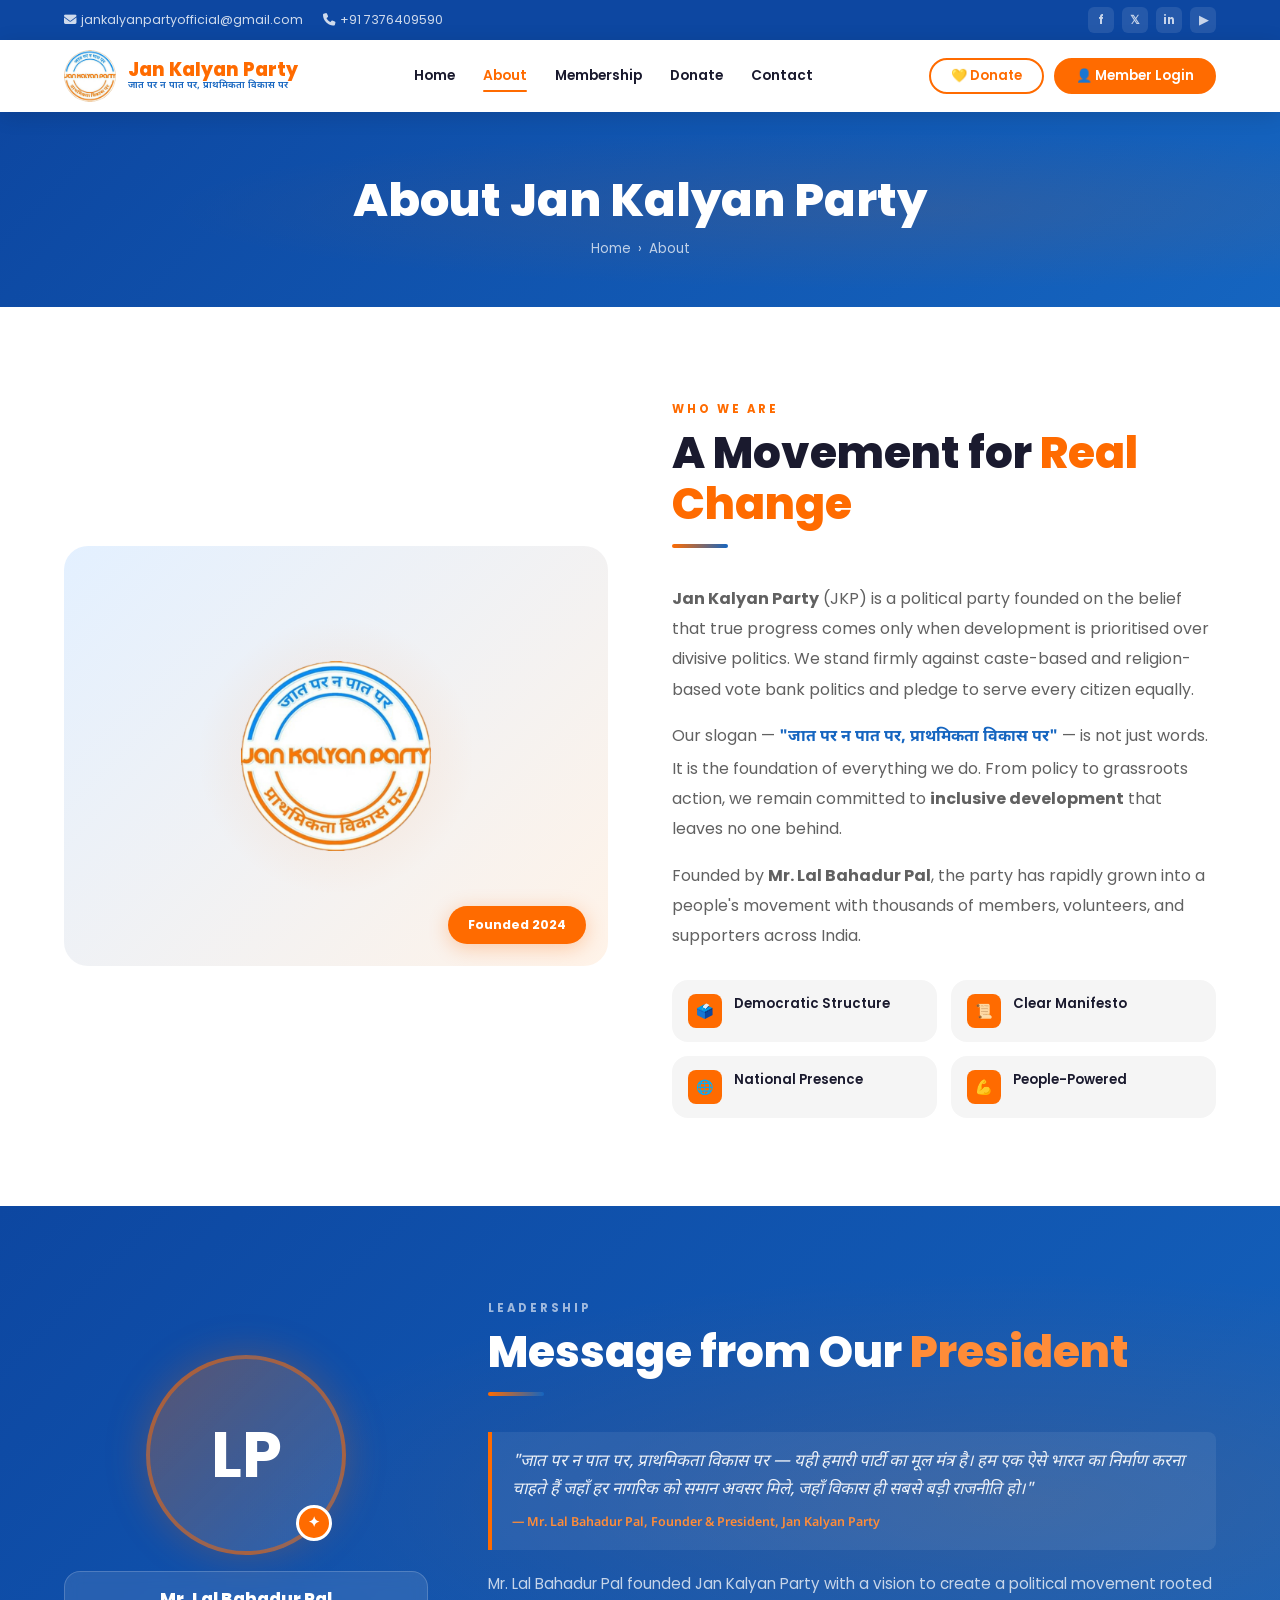
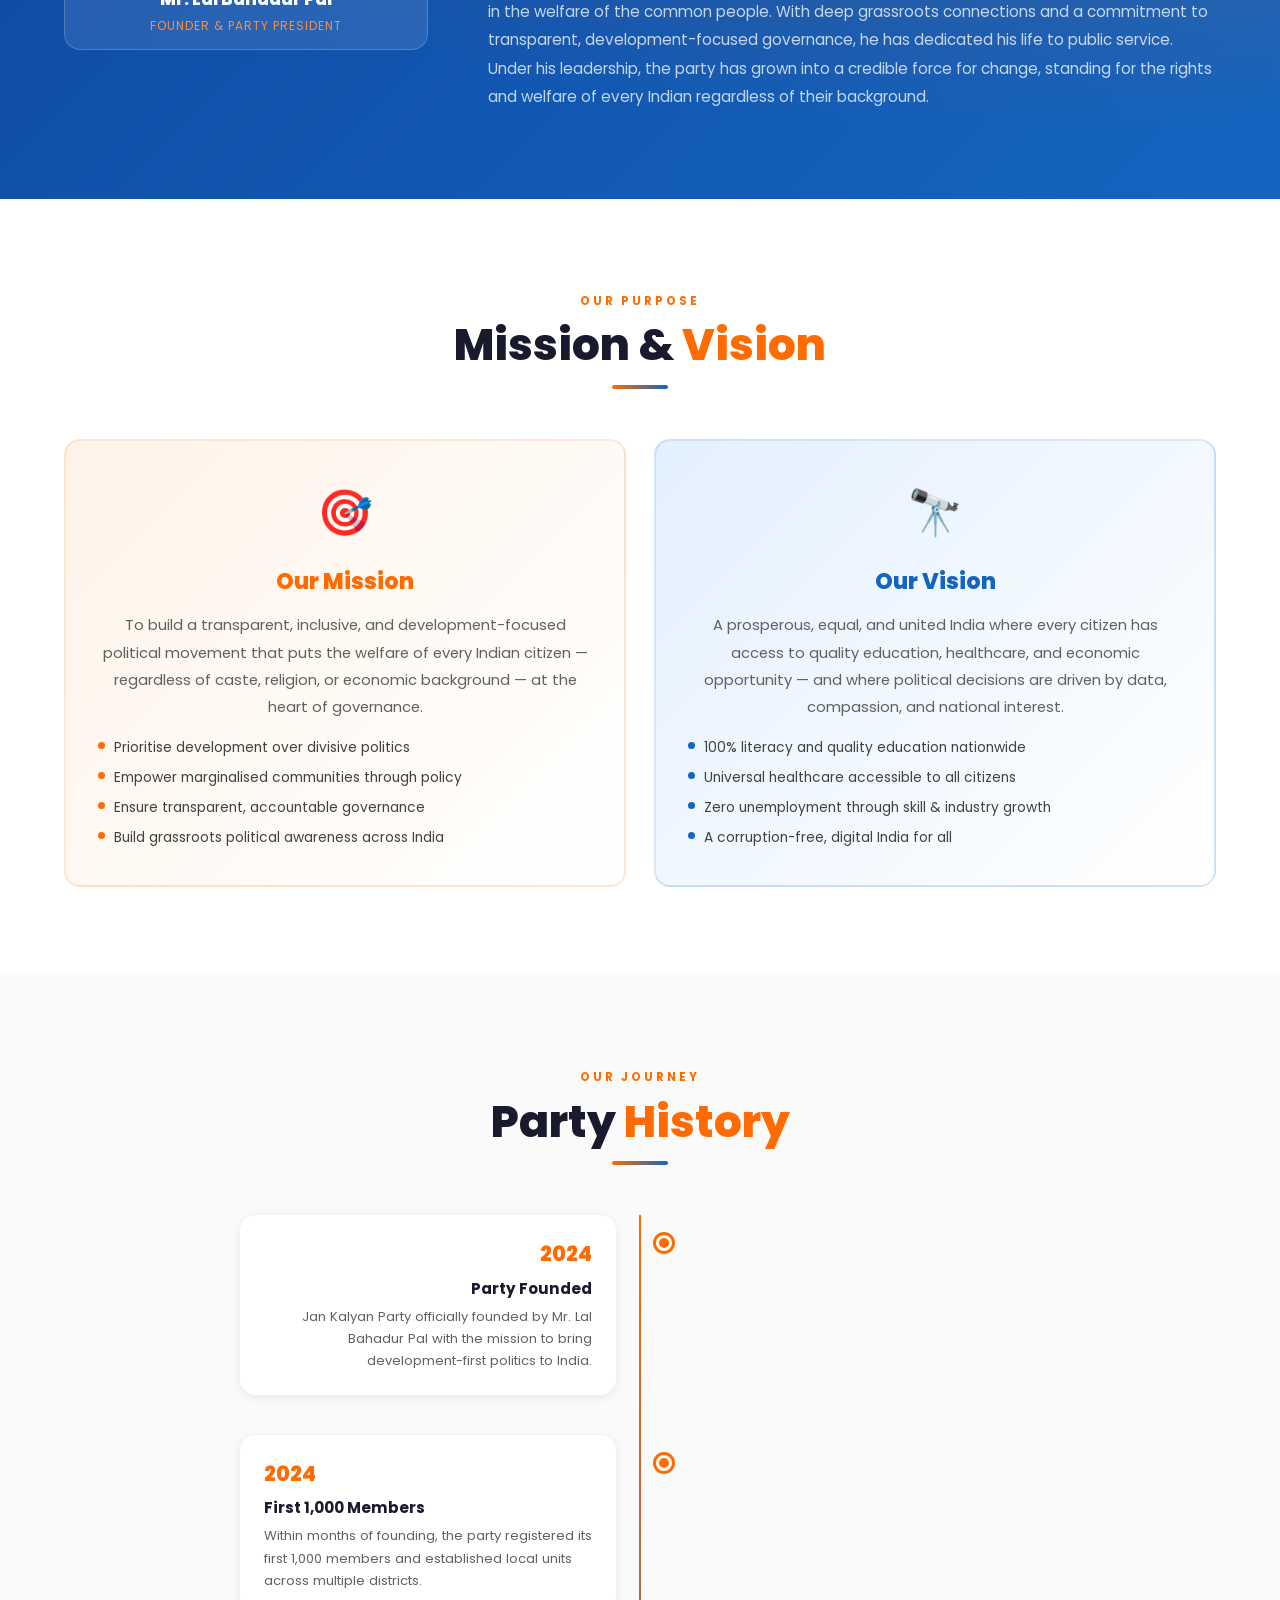
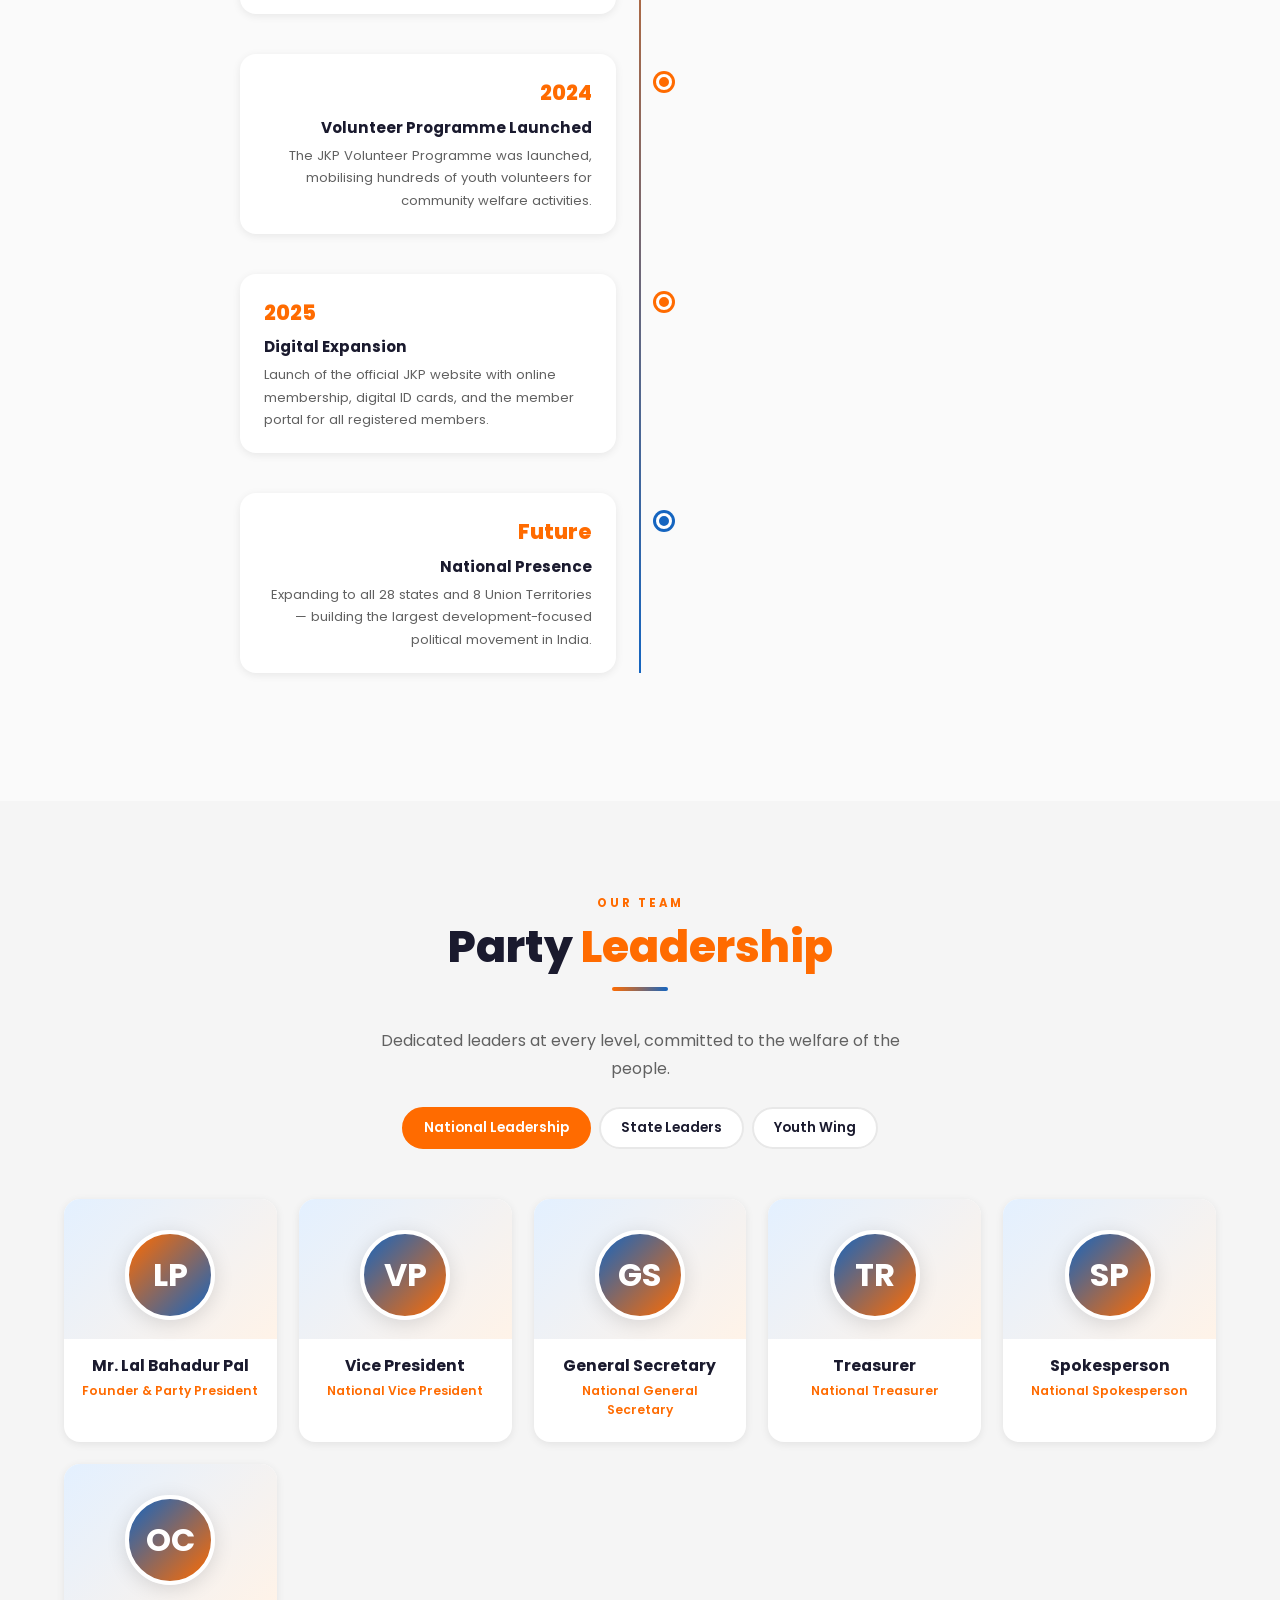
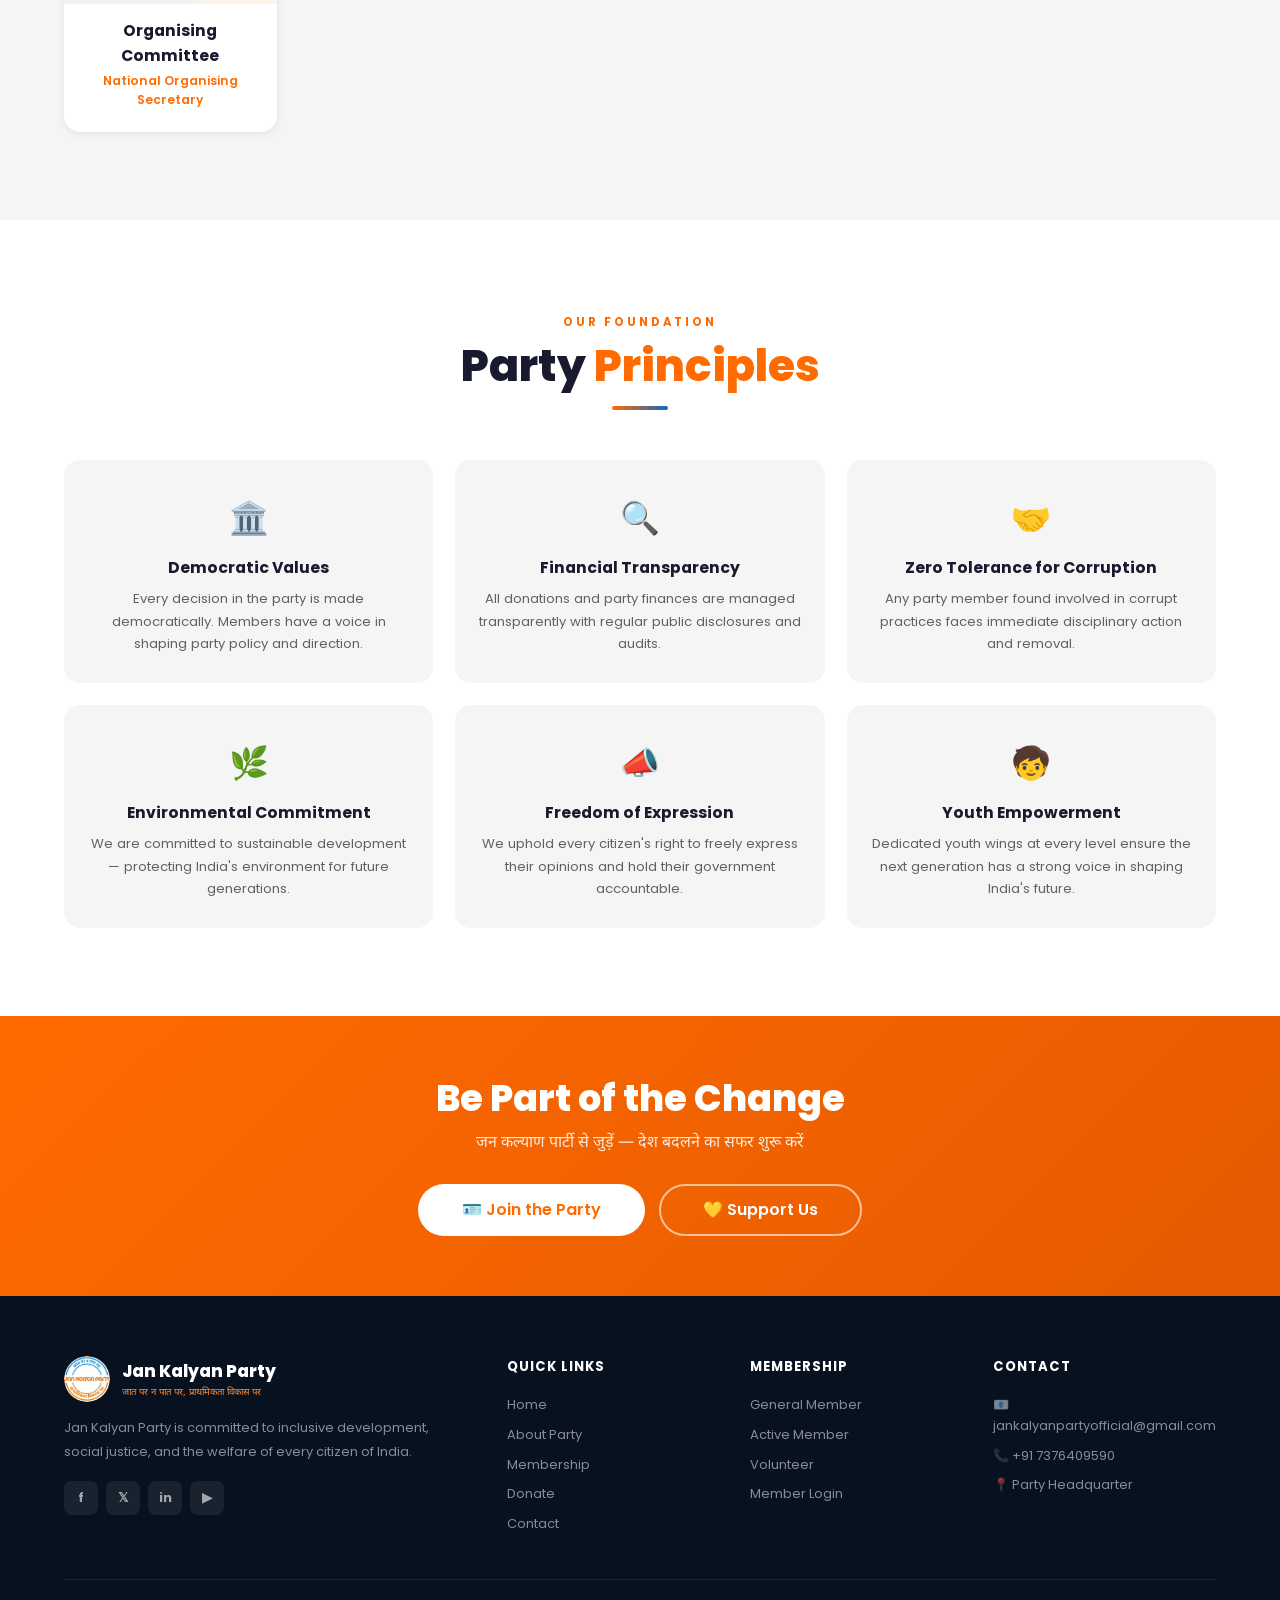
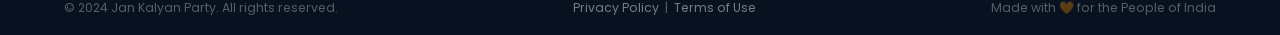
<file: about.html>
<!DOCTYPE html>
<html lang="en">
<head>
  <meta charset="UTF-8">
  <meta name="viewport" content="width=device-width, initial-scale=1.0">
  <meta name="description" content="About Jan Kalyan Party — Learn about our history, mission, vision, and leadership under Founder & President Mr. Lal Bahadur Pal.">
  <meta name="keywords" content="Jan Kalyan Party, About, Lal Bahadur Pal, Mission, Vision, Leadership">
  <title>About Us — Jan Kalyan Party</title>
  <link rel="icon" type="image/png" href="assets/logo.png">
  <link rel="stylesheet" href="https://cdnjs.cloudflare.com/ajax/libs/font-awesome/6.5.0/css/all.min.css">
  <link rel="stylesheet" href="css/style.css">
  <style>
    /* ---- President Profile ---- */
    .president-section {
      background: linear-gradient(135deg, var(--blue-dark), var(--blue));
      position: relative;
      overflow: hidden;
    }
    .president-section::before {
      content: '';
      position: absolute; inset: 0;
      background: radial-gradient(ellipse at 80% 50%, rgba(255,107,0,0.12), transparent 55%);
      pointer-events: none;
    }
    .president-grid {
      display: grid;
      grid-template-columns: 1fr 2fr;
      gap: 60px;
      align-items: center;
    }
    .president-avatar-wrap {
      display: flex;
      flex-direction: column;
      align-items: center;
      gap: 16px;
    }
    .president-avatar {
      width: 200px; height: 200px;
      border-radius: 50%;
      background: linear-gradient(135deg, rgba(255,107,0,0.3), rgba(255,255,255,0.1));
      border: 4px solid rgba(255,107,0,0.5);
      display: flex; align-items: center; justify-content: center;
      font-size: 4rem; color: white; font-weight: 700;
      box-shadow: 0 0 40px rgba(255,107,0,0.25);
      position: relative;
    }
    .president-avatar::after {
      content: '✦';
      position: absolute;
      bottom: 10px; right: 10px;
      width: 36px; height: 36px;
      background: var(--orange);
      border-radius: 50%;
      display: flex; align-items: center; justify-content: center;
      font-size: 0.9rem;
      border: 3px solid white;
    }
    .president-name-card {
      background: rgba(255,255,255,0.1);
      border: 1px solid rgba(255,255,255,0.18);
      border-radius: var(--radius-md);
      padding: 14px 20px;
      text-align: center;
      backdrop-filter: blur(8px);
      width: 100%;
    }
    .president-name-card .pname { font-size: 1.05rem; font-weight: 800; color: white; }
    .president-name-card .prole {
      font-size: 0.75rem; color: var(--orange-light);
      text-transform: uppercase; letter-spacing: 1px; margin-top: 3px;
    }
    .president-text .section-divider { margin-left: 0; }
    .president-quote {
      background: rgba(255,255,255,0.07);
      border-left: 4px solid var(--orange);
      border-radius: 0 var(--radius-sm) var(--radius-sm) 0;
      padding: 16px 20px;
      margin: 20px 0;
      font-size: 1.05rem;
      font-style: italic;
      color: rgba(255,255,255,0.9);
      font-family: 'Noto Sans Devanagari', sans-serif;
      line-height: 1.7;
    }
    .president-quote cite {
      display: block;
      margin-top: 8px;
      font-size: 0.78rem;
      color: var(--orange-light);
      font-style: normal;
      font-weight: 600;
    }
    .president-bio {
      font-size: 0.95rem;
      color: rgba(255,255,255,0.75);
      line-height: 1.85;
    }

    /* ---- Mission Vision ---- */
    .mv-grid {
      display: grid;
      grid-template-columns: 1fr 1fr;
      gap: 28px;
      margin-top: 50px;
    }
    .mv-card {
      border-radius: var(--radius-md);
      padding: 36px 32px;
      position: relative;
      overflow: hidden;
    }
    .mv-card.mission { background: linear-gradient(135deg, var(--orange-pale), #fff); border: 2px solid rgba(255,107,0,0.15); }
    .mv-card.vision  { background: linear-gradient(135deg, var(--blue-pale),   #fff); border: 2px solid rgba(21,101,192,0.15); }
    .mv-icon {
      font-size: 2.8rem;
      margin-bottom: 16px;
      display: block;
    }
    .mv-title {
      font-size: 1.4rem; font-weight: 800;
      margin-bottom: 12px;
    }
    .mv-card.mission .mv-title { color: var(--orange); }
    .mv-card.vision  .mv-title { color: var(--blue); }
    .mv-desc { font-size: 0.92rem; color: var(--gray-600); line-height: 1.85; }
    .mv-points { margin-top: 16px; display: flex; flex-direction: column; gap: 8px; }
    .mv-point {
      display: flex; align-items: flex-start; gap: 9px;
      font-size: 0.86rem; color: var(--text-mid);
    }
    .mv-point .dot {
      width: 7px; height: 7px; border-radius: 50%;
      flex-shrink: 0; margin-top: 5px;
    }
    .mv-card.mission .dot { background: var(--orange); }
    .mv-card.vision  .dot { background: var(--blue); }

    /* ---- Timeline ---- */
    .timeline-section { background: var(--off-white); }
    .timeline {
      max-width: 800px; margin: 50px auto 0;
      position: relative;
    }
    .timeline::before {
      content: '';
      position: absolute;
      left: 50%; top: 0; bottom: 0;
      width: 2px;
      background: linear-gradient(to bottom, var(--orange), var(--blue));
      transform: translateX(-50%);
    }
    .timeline-item {
      display: flex;
      gap: 40px;
      margin-bottom: 40px;
      align-items: flex-start;
      position: relative;
    }
    .timeline-item:nth-child(odd)  { flex-direction: row; }
    .timeline-item:nth-child(even) { flex-direction: row-reverse; }
    .timeline-content {
      flex: 1;
      background: white;
      border-radius: var(--radius-md);
      padding: 22px 24px;
      box-shadow: var(--shadow-sm);
      transition: var(--transition);
    }
    .timeline-content:hover { box-shadow: var(--shadow-md); transform: translateY(-2px); }
    .timeline-item:nth-child(odd)  .timeline-content { text-align: right; }
    .timeline-item:nth-child(even) .timeline-content { text-align: left; }
    .timeline-year {
      font-size: 1.3rem; font-weight: 800; color: var(--orange); margin-bottom: 6px;
    }
    .timeline-title { font-size: 0.95rem; font-weight: 700; color: var(--text-dark); margin-bottom: 5px; }
    .timeline-desc  { font-size: 0.82rem; color: var(--gray-600); line-height: 1.7; }
    .timeline-dot {
      width: 16px; height: 16px;
      background: var(--orange);
      border: 3px solid white;
      border-radius: 50%;
      flex-shrink: 0;
      box-shadow: 0 0 0 3px var(--orange);
      margin-top: 20px;
      z-index: 1;
    }
    .timeline-spacer { flex: 1; }

    /* ---- Full Leadership ---- */
    .leadership-section { background: var(--gray-100); }
    .leadership-tabs {
      display: flex; gap: 8px; flex-wrap: wrap;
      justify-content: center; margin-bottom: 40px;
    }
    .ltab {
      padding: 9px 20px;
      border: 2px solid var(--gray-200);
      border-radius: 50px;
      background: white;
      font-size: 0.85rem; font-weight: 600;
      cursor: pointer; transition: var(--transition);
      color: var(--text-dark);
      font-family: 'Poppins', sans-serif;
    }
    .ltab.active, .ltab:hover {
      border-color: var(--orange);
      background: var(--orange);
      color: white;
    }

    /* ---- Party Constitution ---- */
    .constitution-section { background: var(--white); }
    .constitution-grid {
      display: grid;
      grid-template-columns: repeat(3, 1fr);
      gap: 22px; margin-top: 50px;
    }
    .constitution-card {
      background: var(--gray-100);
      border-radius: var(--radius-md);
      padding: 28px 22px;
      text-align: center;
      transition: var(--transition);
      border-top: 4px solid transparent;
    }
    .constitution-card:hover {
      border-top-color: var(--orange);
      background: white;
      box-shadow: var(--shadow-md);
      transform: translateY(-4px);
    }
    .constitution-icon { font-size: 2rem; margin-bottom: 12px; display: block; }
    .constitution-title { font-size: 0.98rem; font-weight: 700; color: var(--text-dark); margin-bottom: 8px; }
    .constitution-desc  { font-size: 0.82rem; color: var(--gray-600); line-height: 1.7; }

    /* Responsive */
    @media (max-width: 900px) {
      .president-grid { grid-template-columns: 1fr; gap: 36px; }
      .president-avatar-wrap { flex-direction: row; align-items: center; }
      .president-avatar { width: 120px; height: 120px; font-size: 2.5rem; }
      .mv-grid { grid-template-columns: 1fr; }
      .constitution-grid { grid-template-columns: 1fr 1fr; }
      .timeline::before { left: 20px; }
      .timeline-item,
      .timeline-item:nth-child(even) { flex-direction: row; gap: 20px; }
      .timeline-dot { margin-top: 16px; }
      .timeline-item:nth-child(odd) .timeline-content { text-align: left; }
      .timeline-spacer { display: none; }
    }
    @media (max-width: 600px) {
      .constitution-grid { grid-template-columns: 1fr; }
      .president-avatar-wrap { flex-direction: column; }
    }
  </style>
</head>
<body>

<div id="progress-bar"></div>

<!-- ===== TOP BAR ===== -->
<div class="top-bar">
  <div class="container top-bar-inner">
    <div class="top-bar-left">
      <a href="mailto:jankalyanpartyofficial@gmail.com"><i class="fa fa-envelope"></i> jankalyanpartyofficial@gmail.com</a>
      <a href="tel:+917376409590"><i class="fa fa-phone"></i> +91 7376409590</a>
    </div>
    <div class="top-bar-right">
      <a href="https://facebook.com/jankalyanparty"  target="_blank" rel="noopener" class="top-bar-social" aria-label="Facebook">f</a>
      <a href="https://twitter.com/jankalyanparty"   target="_blank" rel="noopener" class="top-bar-social" aria-label="Twitter">𝕏</a>
      <a href="https://instagram.com/jankalyanparty" target="_blank" rel="noopener" class="top-bar-social" aria-label="Instagram">in</a>
      <a href="https://youtube.com/@jankalyanparty"  target="_blank" rel="noopener" class="top-bar-social" aria-label="YouTube">▶</a>
    </div>
  </div>
</div>

<!-- ===== HEADER ===== -->
<header>
  <div class="container nav-inner">
    <a href="index.html" class="nav-logo">
      <img src="assets/logo.png" alt="Jan Kalyan Party Logo">
      <div class="nav-logo-text">
        <div class="party-name">Jan Kalyan Party</div>
        <div class="party-slogan">जात पर न पात पर, प्राथमिकता विकास पर</div>
      </div>
    </a>
    <ul class="nav-links">
      <li><a href="index.html">Home</a></li>
      <li><a href="about.html" class="active">About</a></li>
      <li><a href="membership.html">Membership</a></li>
      <li><a href="donation.html">Donate</a></li>
      <li><a href="contact.html">Contact</a></li>
    </ul>
    <div class="nav-actions">
      <a href="donation.html"   class="btn btn-outline-orange btn-sm">💛 Donate</a>
      <a href="member-area.html" class="btn btn-orange btn-sm">👤 Member Login</a>
    </div>
    <button class="hamburger" aria-label="Toggle menu" aria-expanded="false">
      <span></span><span></span><span></span>
    </button>
  </div>
</header>

<!-- ===== MOBILE NAV ===== -->
<nav class="mobile-nav" aria-label="Mobile navigation">
  <ul class="mobile-nav-links">
    <li><a href="index.html">🏠 Home</a></li>
    <li><a href="about.html">🏛️ About</a></li>
    <li><a href="membership.html">🪪 Membership</a></li>
    <li><a href="donation.html">💛 Donate</a></li>
    <li><a href="contact.html">📞 Contact</a></li>
  </ul>
  <div class="mobile-nav-actions">
    <a href="member-area.html" class="btn btn-orange btn-full">👤 Member Login / Register</a>
    <a href="donation.html"    class="btn btn-outline-orange btn-full">💛 Donate Now</a>
  </div>
</nav>

<!-- ===== PAGE HERO ===== -->
<section class="page-hero">
  <div class="container">
    <h1 class="page-hero-title">About Jan Kalyan Party</h1>
    <div class="page-hero-crumb">
      <a href="index.html">Home</a> <span>›</span> <span>About</span>
    </div>
  </div>
</section>

<!-- ===== PARTY INTRO ===== -->
<section class="section-pad">
  <div class="container">
    <div class="about-grid">
      <div class="about-img-card reveal">
        <img src="assets/logo.png" alt="Jan Kalyan Party">
        <div class="about-pill">Founded 2024</div>
      </div>
      <div class="about-text reveal" data-delay="150">
        <span class="section-label">Who We Are</span>
        <h2 class="section-title">A Movement for <span>Real Change</span></h2>
        <div class="section-divider left"></div>
        <p style="color:var(--gray-600);line-height:1.9;margin-bottom:16px;">
          <strong>Jan Kalyan Party</strong> (JKP) is a political party founded on the belief that
          true progress comes only when development is prioritised over divisive politics.
          We stand firmly against caste-based and religion-based vote bank politics and pledge
          to serve every citizen equally.
        </p>
        <p style="color:var(--gray-600);line-height:1.9;margin-bottom:16px;">
          Our slogan — <strong class="hindi" style="color:var(--blue);">"जात पर न पात पर, प्राथमिकता विकास पर"</strong> —
          is not just words. It is the foundation of everything we do. From policy to grassroots
          action, we remain committed to <strong>inclusive development</strong> that leaves no one behind.
        </p>
        <p style="color:var(--gray-600);line-height:1.9;">
          Founded by <strong>Mr. Lal Bahadur Pal</strong>, the party has rapidly grown into a
          people's movement with thousands of members, volunteers, and supporters across India.
        </p>
        <div class="about-features-grid mt-3" data-stagger="80">
          <div class="about-feat reveal">
            <div class="about-feat-icon">🗳️</div>
            <div class="about-feat-text">Democratic Structure</div>
          </div>
          <div class="about-feat reveal">
            <div class="about-feat-icon">📜</div>
            <div class="about-feat-text">Clear Manifesto</div>
          </div>
          <div class="about-feat reveal">
            <div class="about-feat-icon">🌐</div>
            <div class="about-feat-text">National Presence</div>
          </div>
          <div class="about-feat reveal">
            <div class="about-feat-icon">💪</div>
            <div class="about-feat-text">People-Powered</div>
          </div>
        </div>
      </div>
    </div>
  </div>
</section>

<!-- ===== PRESIDENT SECTION ===== -->
<section class="section-pad president-section" id="president">
  <div class="container">
    <div class="president-grid">
      <!-- Avatar -->
      <div class="president-avatar-wrap reveal">
        <div class="president-avatar">LP</div>
        <div class="president-name-card">
          <div class="pname">Mr. Lal Bahadur Pal</div>
          <div class="prole">Founder &amp; Party President</div>
        </div>
      </div>

      <!-- Text -->
      <div class="president-text reveal" data-delay="150">
        <span class="section-label" style="color:rgba(255,255,255,0.6);">Leadership</span>
        <h2 class="section-title light">Message from Our <span style="color:var(--orange-light);">President</span></h2>
        <div class="section-divider"></div>

        <blockquote class="president-quote">
          "जात पर न पात पर, प्राथमिकता विकास पर — यही हमारी पार्टी का मूल मंत्र है।
          हम एक ऐसे भारत का निर्माण करना चाहते हैं जहाँ हर नागरिक को समान अवसर मिले,
          जहाँ विकास ही सबसे बड़ी राजनीति हो।"
          <cite>— Mr. Lal Bahadur Pal, Founder &amp; President, Jan Kalyan Party</cite>
        </blockquote>

        <p class="president-bio">
          Mr. Lal Bahadur Pal founded Jan Kalyan Party with a vision to create a political
          movement rooted in the welfare of the common people. With deep grassroots connections
          and a commitment to transparent, development-focused governance, he has dedicated
          his life to public service. Under his leadership, the party has grown into a
          credible force for change, standing for the rights and welfare of every Indian
          regardless of their background.
        </p>
      </div>
    </div>
  </div>
</section>

<!-- ===== MISSION & VISION ===== -->
<section class="section-pad" id="mission">
  <div class="container text-center">
    <span class="section-label">Our Purpose</span>
    <h2 class="section-title">Mission &amp; <span>Vision</span></h2>
    <div class="section-divider"></div>

    <div class="mv-grid">
      <!-- Mission -->
      <div class="mv-card mission reveal">
        <span class="mv-icon">🎯</span>
        <div class="mv-title">Our Mission</div>
        <p class="mv-desc">
          To build a transparent, inclusive, and development-focused political movement
          that puts the welfare of every Indian citizen — regardless of caste, religion,
          or economic background — at the heart of governance.
        </p>
        <div class="mv-points">
          <div class="mv-point"><div class="dot"></div>Prioritise development over divisive politics</div>
          <div class="mv-point"><div class="dot"></div>Empower marginalised communities through policy</div>
          <div class="mv-point"><div class="dot"></div>Ensure transparent, accountable governance</div>
          <div class="mv-point"><div class="dot"></div>Build grassroots political awareness across India</div>
        </div>
      </div>

      <!-- Vision -->
      <div class="mv-card vision reveal" data-delay="150">
        <span class="mv-icon">🔭</span>
        <div class="mv-title">Our Vision</div>
        <p class="mv-desc">
          A prosperous, equal, and united India where every citizen has access to
          quality education, healthcare, and economic opportunity — and where political
          decisions are driven by data, compassion, and national interest.
        </p>
        <div class="mv-points">
          <div class="mv-point"><div class="dot"></div>100% literacy and quality education nationwide</div>
          <div class="mv-point"><div class="dot"></div>Universal healthcare accessible to all citizens</div>
          <div class="mv-point"><div class="dot"></div>Zero unemployment through skill &amp; industry growth</div>
          <div class="mv-point"><div class="dot"></div>A corruption-free, digital India for all</div>
        </div>
      </div>
    </div>
  </div>
</section>

<!-- ===== PARTY JOURNEY TIMELINE ===== -->
<section class="section-pad timeline-section" id="history">
  <div class="container text-center">
    <span class="section-label">Our Journey</span>
    <h2 class="section-title">Party <span>History</span></h2>
    <div class="section-divider"></div>

    <div class="timeline">
      <div class="timeline-item reveal">
        <div class="timeline-content">
          <div class="timeline-year">2024</div>
          <div class="timeline-title">Party Founded</div>
          <div class="timeline-desc">Jan Kalyan Party officially founded by Mr. Lal Bahadur Pal with the mission to bring development-first politics to India.</div>
        </div>
        <div class="timeline-dot"></div>
        <div class="timeline-spacer"></div>
      </div>

      <div class="timeline-item reveal" data-delay="100">
        <div class="timeline-spacer"></div>
        <div class="timeline-dot"></div>
        <div class="timeline-content">
          <div class="timeline-year">2024</div>
          <div class="timeline-title">First 1,000 Members</div>
          <div class="timeline-desc">Within months of founding, the party registered its first 1,000 members and established local units across multiple districts.</div>
        </div>
      </div>

      <div class="timeline-item reveal" data-delay="200">
        <div class="timeline-content">
          <div class="timeline-year">2024</div>
          <div class="timeline-title">Volunteer Programme Launched</div>
          <div class="timeline-desc">The JKP Volunteer Programme was launched, mobilising hundreds of youth volunteers for community welfare activities.</div>
        </div>
        <div class="timeline-dot"></div>
        <div class="timeline-spacer"></div>
      </div>

      <div class="timeline-item reveal" data-delay="300">
        <div class="timeline-spacer"></div>
        <div class="timeline-dot"></div>
        <div class="timeline-content">
          <div class="timeline-year">2025</div>
          <div class="timeline-title">Digital Expansion</div>
          <div class="timeline-desc">Launch of the official JKP website with online membership, digital ID cards, and the member portal for all registered members.</div>
        </div>
      </div>

      <div class="timeline-item reveal" data-delay="400">
        <div class="timeline-content">
          <div class="timeline-year">Future</div>
          <div class="timeline-title">National Presence</div>
          <div class="timeline-desc">Expanding to all 28 states and 8 Union Territories — building the largest development-focused political movement in India.</div>
        </div>
        <div class="timeline-dot" style="background:var(--blue);box-shadow:0 0 0 3px var(--blue);"></div>
        <div class="timeline-spacer"></div>
      </div>
    </div>
  </div>
</section>

<!-- ===== LEADERSHIP ===== -->
<section class="section-pad leadership-section" id="leaders">
  <div class="container text-center">
    <span class="section-label">Our Team</span>
    <h2 class="section-title">Party <span>Leadership</span></h2>
    <div class="section-divider"></div>
    <p class="section-subtitle">
      Dedicated leaders at every level, committed to the welfare of the people.
    </p>

    <!-- Tabs -->
    <div class="leadership-tabs mt-3">
      <button class="ltab active" data-tab="national">National Leadership</button>
      <button class="ltab" data-tab="state">State Leaders</button>
      <button class="ltab" data-tab="youth">Youth Wing</button>
    </div>

    <!-- National Leadership -->
    <div id="tab-national" class="leaders-grid" data-stagger="80">
      <div class="leader-card reveal">
        <div class="leader-img-wrap">
          <div class="leader-avatar" style="background:linear-gradient(135deg,var(--orange),var(--blue));">LP</div>
        </div>
        <div class="leader-body">
          <div class="leader-name">Mr. Lal Bahadur Pal</div>
          <div class="leader-role">Founder &amp; Party President</div>
        </div>
      </div>
      <div class="leader-card reveal">
        <div class="leader-img-wrap">
          <div class="leader-avatar">VP</div>
        </div>
        <div class="leader-body">
          <div class="leader-name">Vice President</div>
          <div class="leader-role">National Vice President</div>
        </div>
      </div>
      <div class="leader-card reveal">
        <div class="leader-img-wrap">
          <div class="leader-avatar">GS</div>
        </div>
        <div class="leader-body">
          <div class="leader-name">General Secretary</div>
          <div class="leader-role">National General Secretary</div>
        </div>
      </div>
      <div class="leader-card reveal">
        <div class="leader-img-wrap">
          <div class="leader-avatar">TR</div>
        </div>
        <div class="leader-body">
          <div class="leader-name">Treasurer</div>
          <div class="leader-role">National Treasurer</div>
        </div>
      </div>
      <div class="leader-card reveal">
        <div class="leader-img-wrap">
          <div class="leader-avatar">SP</div>
        </div>
        <div class="leader-body">
          <div class="leader-name">Spokesperson</div>
          <div class="leader-role">National Spokesperson</div>
        </div>
      </div>
      <div class="leader-card reveal">
        <div class="leader-img-wrap">
          <div class="leader-avatar">OC</div>
        </div>
        <div class="leader-body">
          <div class="leader-name">Organising Committee</div>
          <div class="leader-role">National Organising Secretary</div>
        </div>
      </div>
    </div>

    <!-- State Leaders (hidden by default) -->
    <div id="tab-state" class="leaders-grid" style="display:none;" data-stagger="80">
      <div class="leader-card">
        <div class="leader-img-wrap">
          <div class="leader-avatar" style="background:linear-gradient(135deg,#1565C0,#1976D2);">UP</div>
        </div>
        <div class="leader-body">
          <div class="leader-name">State President — UP</div>
          <div class="leader-role">Uttar Pradesh</div>
        </div>
      </div>
      <div class="leader-card">
        <div class="leader-img-wrap">
          <div class="leader-avatar" style="background:linear-gradient(135deg,#2E7D32,#388E3C);">BR</div>
        </div>
        <div class="leader-body">
          <div class="leader-name">State President — Bihar</div>
          <div class="leader-role">Bihar</div>
        </div>
      </div>
      <div class="leader-card">
        <div class="leader-img-wrap">
          <div class="leader-avatar" style="background:linear-gradient(135deg,#E55A00,#FF6B00);">DL</div>
        </div>
        <div class="leader-body">
          <div class="leader-name">State President — Delhi</div>
          <div class="leader-role">Delhi</div>
        </div>
      </div>
      <div class="leader-card">
        <div class="leader-img-wrap">
          <div class="leader-avatar">MP</div>
        </div>
        <div class="leader-body">
          <div class="leader-name">State President — MP</div>
          <div class="leader-role">Madhya Pradesh</div>
        </div>
      </div>
    </div>

    <!-- Youth Wing (hidden by default) -->
    <div id="tab-youth" class="leaders-grid" style="display:none;" data-stagger="80">
      <div class="leader-card">
        <div class="leader-img-wrap">
          <div class="leader-avatar" style="background:linear-gradient(135deg,var(--orange),var(--blue));">YP</div>
        </div>
        <div class="leader-body">
          <div class="leader-name">Youth Wing President</div>
          <div class="leader-role">National Youth President</div>
        </div>
      </div>
      <div class="leader-card">
        <div class="leader-img-wrap">
          <div class="leader-avatar">YS</div>
        </div>
        <div class="leader-body">
          <div class="leader-name">Youth Secretary</div>
          <div class="leader-role">National Youth Secretary</div>
        </div>
      </div>
      <div class="leader-card">
        <div class="leader-img-wrap">
          <div class="leader-avatar">WW</div>
        </div>
        <div class="leader-body">
          <div class="leader-name">Women's Wing Head</div>
          <div class="leader-role">Women's Wing President</div>
        </div>
      </div>
    </div>
  </div>
</section>

<!-- ===== PARTY CONSTITUTION ===== -->
<section class="section-pad constitution-section">
  <div class="container text-center">
    <span class="section-label">Our Foundation</span>
    <h2 class="section-title">Party <span>Principles</span></h2>
    <div class="section-divider"></div>

    <div class="constitution-grid" data-stagger="80">
      <div class="constitution-card reveal">
        <span class="constitution-icon">🏛️</span>
        <div class="constitution-title">Democratic Values</div>
        <div class="constitution-desc">Every decision in the party is made democratically. Members have a voice in shaping party policy and direction.</div>
      </div>
      <div class="constitution-card reveal">
        <span class="constitution-icon">🔍</span>
        <div class="constitution-title">Financial Transparency</div>
        <div class="constitution-desc">All donations and party finances are managed transparently with regular public disclosures and audits.</div>
      </div>
      <div class="constitution-card reveal">
        <span class="constitution-icon">🤝</span>
        <div class="constitution-title">Zero Tolerance for Corruption</div>
        <div class="constitution-desc">Any party member found involved in corrupt practices faces immediate disciplinary action and removal.</div>
      </div>
      <div class="constitution-card reveal">
        <span class="constitution-icon">🌿</span>
        <div class="constitution-title">Environmental Commitment</div>
        <div class="constitution-desc">We are committed to sustainable development — protecting India's environment for future generations.</div>
      </div>
      <div class="constitution-card reveal">
        <span class="constitution-icon">📣</span>
        <div class="constitution-title">Freedom of Expression</div>
        <div class="constitution-desc">We uphold every citizen's right to freely express their opinions and hold their government accountable.</div>
      </div>
      <div class="constitution-card reveal">
        <span class="constitution-icon">🧒</span>
        <div class="constitution-title">Youth Empowerment</div>
        <div class="constitution-desc">Dedicated youth wings at every level ensure the next generation has a strong voice in shaping India's future.</div>
      </div>
    </div>
  </div>
</section>

<!-- ===== JOIN CTA ===== -->
<section style="background:linear-gradient(135deg,var(--orange),var(--orange-dark));padding:60px 0;text-align:center;">
  <div class="container">
    <h2 style="color:white;font-size:clamp(1.5rem,3.5vw,2.3rem);font-weight:800;margin-bottom:10px;">
      Be Part of the Change
    </h2>
    <p class="hindi" style="color:rgba(255,255,255,0.85);font-size:1rem;margin-bottom:28px;">
      जन कल्याण पार्टी से जुड़ें — देश बदलने का सफर शुरू करें
    </p>
    <div style="display:flex;gap:14px;justify-content:center;flex-wrap:wrap;">
      <a href="membership.html" class="btn btn-lg" style="background:white;color:var(--orange);">🪪 Join the Party</a>
      <a href="donation.html"   class="btn btn-outline-white btn-lg">💛 Support Us</a>
    </div>
  </div>
</section>

<!-- ===== FOOTER ===== -->
<footer>
  <div class="container">
    <div class="footer-grid">
      <div>
        <div class="footer-brand">
          <img src="assets/logo.png" alt="Jan Kalyan Party Logo">
          <div>
            <div class="footer-brand-name">Jan Kalyan Party</div>
            <div class="footer-brand-slogan hindi">जात पर न पात पर, प्राथमिकता विकास पर</div>
          </div>
        </div>
        <p class="footer-desc">Jan Kalyan Party is committed to inclusive development, social justice, and the welfare of every citizen of India.</p>
        <div class="footer-socials">
          <a href="https://facebook.com/jankalyanparty"  target="_blank" rel="noopener" class="footer-social-btn">f</a>
          <a href="https://twitter.com/jankalyanparty"   target="_blank" rel="noopener" class="footer-social-btn">𝕏</a>
          <a href="https://instagram.com/jankalyanparty" target="_blank" rel="noopener" class="footer-social-btn">in</a>
          <a href="https://youtube.com/@jankalyanparty"  target="_blank" rel="noopener" class="footer-social-btn">▶</a>
        </div>
      </div>
      <div>
        <div class="footer-col-title">Quick Links</div>
        <ul class="footer-links">
          <li><a href="index.html">Home</a></li>
          <li><a href="about.html">About Party</a></li>
          <li><a href="membership.html">Membership</a></li>
          <li><a href="donation.html">Donate</a></li>
          <li><a href="contact.html">Contact</a></li>
        </ul>
      </div>
      <div>
        <div class="footer-col-title">Membership</div>
        <ul class="footer-links">
          <li><a href="membership.html#general">General Member</a></li>
          <li><a href="membership.html#active">Active Member</a></li>
          <li><a href="membership.html#volunteer">Volunteer</a></li>
          <li><a href="member-area.html">Member Login</a></li>
        </ul>
      </div>
      <div>
        <div class="footer-col-title">Contact</div>
        <ul class="footer-links">
          <li><a href="mailto:jankalyanpartyofficial@gmail.com">📧 jankalyanpartyofficial@gmail.com</a></li>
          <li><a href="tel:+917376409590">📞 +91 7376409590</a></li>
          <li><a href="contact.html#map">📍 Party Headquarter</a></li>
        </ul>
      </div>
    </div>
    <div class="footer-bottom">
      <span>© 2024 Jan Kalyan Party. All rights reserved.</span>
      <span><a href="#">Privacy Policy</a> &nbsp;|&nbsp; <a href="#">Terms of Use</a></span>
      <span>Made with 🧡 for the People of India</span>
    </div>
  </div>
</footer>

<button id="back-to-top" aria-label="Back to top">↑</button>
<div class="toast-wrap"></div>

<!-- Scripts -->
<script src="js/security.js"></script>
<script src="js/main.js"></script>
<script src="js/auth.js"></script>
<script>
  // Leadership tab switching
  document.querySelectorAll('.ltab').forEach(tab => {
    tab.addEventListener('click', () => {
      document.querySelectorAll('.ltab').forEach(t => t.classList.remove('active'));
      tab.classList.add('active');
      const target = tab.dataset.tab;
      ['national','state','youth'].forEach(t => {
        const el = document.getElementById('tab-' + t);
        if (el) el.style.display = (t === target) ? 'grid' : 'none';
      });
    });
  });
</script>
</body>
</html>
</file>
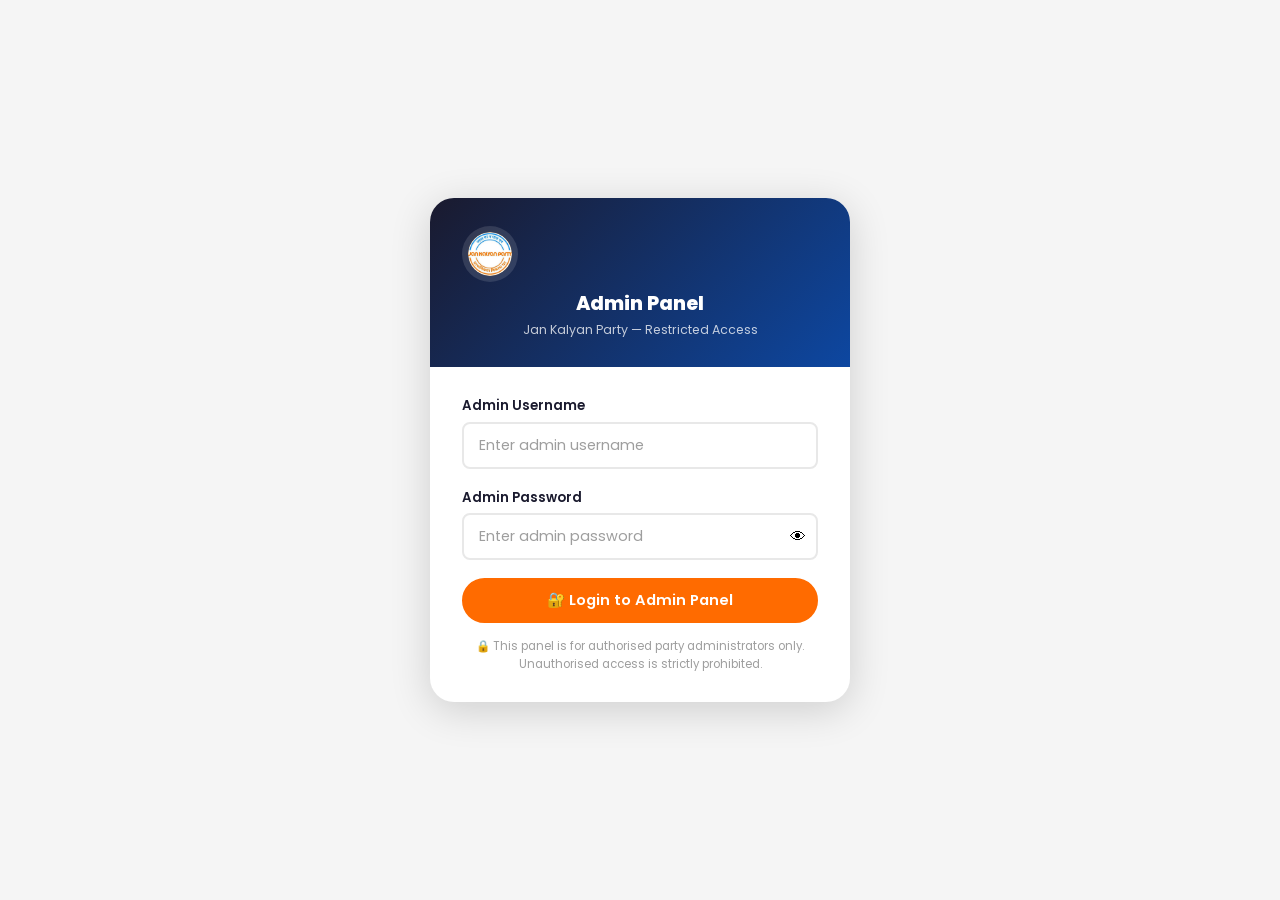
<file: admin.html>
<!DOCTYPE html>
<html lang="en">
<head>
  <meta charset="UTF-8">
  <meta name="viewport" content="width=device-width, initial-scale=1.0">
  <meta name="robots" content="noindex, nofollow">
  <title>Admin Panel — Jan Kalyan Party</title>
  <link rel="icon" type="image/png" href="assets/logo.png">
  <link rel="stylesheet" href="css/style.css">
  <style>
    body { background: var(--gray-100); }

    /* Admin Login */
    .admin-login-wrap {
      min-height: 100vh;
      display: flex; align-items: center; justify-content: center;
      padding: 20px;
    }
    .admin-login-card {
      background: white; border-radius: var(--radius-lg);
      box-shadow: var(--shadow-lg); overflow: hidden;
      width: 100%; max-width: 420px;
    }
    .admin-login-head {
      background: linear-gradient(135deg, #1A1A2E, #0D47A1);
      padding: 28px 32px; text-align: center; color: white;
    }
    .admin-login-head img { width: 56px; height: 56px; border-radius: 50%; margin-bottom: 10px; background: rgba(255,255,255,0.12); padding: 6px; }
    .admin-login-head h2 { font-size: 1.2rem; font-weight: 800; }
    .admin-login-head p  { font-size: 0.78rem; opacity: 0.75; margin-top: 4px; }
    .admin-login-body { padding: 28px 32px; }
    .admin-attempts-warning {
      background: #FFF3E0; border-left: 4px solid var(--orange);
      border-radius: 0 var(--radius-sm) var(--radius-sm) 0;
      padding: 10px 14px; font-size: 0.80rem; color: #E65100;
      margin-bottom: 16px; display: none;
    }

    /* Admin Dashboard */
    .admin-wrap { display: none; min-height: 100vh; }
    .admin-topbar {
      background: linear-gradient(135deg, #1A1A2E, #0D47A1);
      padding: 14px 24px;
      display: flex; align-items: center; justify-content: space-between;
      flex-wrap: wrap; gap: 12px;
      position: sticky; top: 0; z-index: 100;
      box-shadow: 0 2px 12px rgba(0,0,0,0.25);
    }
    .admin-topbar-brand {
      display: flex; align-items: center; gap: 12px; color: white;
    }
    .admin-topbar-brand img { width: 36px; height: 36px; border-radius: 50%; background: rgba(255,255,255,0.12); padding: 4px; }
    .admin-topbar-title { font-size: 1rem; font-weight: 800; color: white; }
    .admin-topbar-sub   { font-size: 0.70rem; opacity: 0.70; }
    .admin-topbar-actions { display: flex; gap: 10px; align-items: center; }

    /* Stats bar */
    .admin-stats {
      display: grid; grid-template-columns: repeat(4, 1fr);
      gap: 16px; padding: 24px 24px 0;
    }
    .admin-stat-card {
      background: white; border-radius: var(--radius-md);
      padding: 18px 20px; box-shadow: var(--shadow-sm);
      display: flex; align-items: center; gap: 14px;
    }
    .admin-stat-icon {
      width: 44px; height: 44px; border-radius: var(--radius-sm);
      display: flex; align-items: center; justify-content: center;
      font-size: 1.3rem; flex-shrink: 0;
    }
    .admin-stat-icon.orange { background: var(--orange-pale); }
    .admin-stat-icon.blue   { background: var(--blue-pale); }
    .admin-stat-icon.green  { background: #E8F5E9; }
    .admin-stat-icon.red    { background: #FFEBEE; }
    .admin-stat-val   { font-size: 1.4rem; font-weight: 800; color: var(--text-dark); line-height: 1; }
    .admin-stat-label { font-size: 0.72rem; color: var(--gray-600); margin-top: 3px; }

    /* Tabs */
    .admin-tabs {
      display: flex; gap: 4px; padding: 20px 24px 0;
      border-bottom: 2px solid var(--gray-200);
      overflow-x: auto;
    }
    .admin-tab {
      padding: 10px 20px; border: none; background: transparent;
      font-family: 'Poppins', sans-serif; font-size: 0.86rem;
      font-weight: 600; cursor: pointer; color: var(--gray-600);
      border-bottom: 3px solid transparent; margin-bottom: -2px;
      transition: var(--transition); white-space: nowrap;
    }
    .admin-tab:hover  { color: var(--orange); }
    .admin-tab.active { color: var(--orange); border-bottom-color: var(--orange); }

    /* Tab Panels */
    .admin-panel { display: none; padding: 24px; }
    .admin-panel.active { display: block; }

    /* Table */
    .admin-table-wrap {
      background: white; border-radius: var(--radius-md);
      box-shadow: var(--shadow-sm); overflow: hidden;
    }
    .admin-table-head {
      padding: 16px 20px;
      display: flex; align-items: center;
      justify-content: space-between; flex-wrap: wrap; gap: 10px;
      border-bottom: 1px solid var(--gray-200);
    }
    .admin-table-title { font-size: 0.95rem; font-weight: 700; color: var(--text-dark); }
    .admin-search {
      padding: 8px 14px; border: 2px solid var(--gray-200);
      border-radius: var(--radius-sm); font-family: 'Poppins', sans-serif;
      font-size: 0.83rem; outline: none; transition: var(--transition);
      min-width: 200px;
    }
    .admin-search:focus { border-color: var(--orange); }
    table { width: 100%; border-collapse: collapse; }
    th {
      background: var(--gray-100); padding: 11px 14px;
      text-align: left; font-size: 0.75rem; font-weight: 700;
      color: var(--gray-600); text-transform: uppercase;
      letter-spacing: 0.5px; white-space: nowrap;
    }
    td {
      padding: 12px 14px; font-size: 0.83rem;
      color: var(--text-dark); border-bottom: 1px solid var(--gray-100);
      vertical-align: middle;
    }
    tr:last-child td { border-bottom: none; }
    tr:hover td { background: var(--gray-100); }
    .td-id { font-weight: 700; color: var(--blue); font-size: 0.78rem; letter-spacing: 0.5px; }
    .td-utr { font-family: monospace; font-weight: 700; color: var(--text-dark); }

    /* Status badges */
    .badge {
      display: inline-block; padding: 3px 10px;
      border-radius: 50px; font-size: 0.70rem; font-weight: 700;
    }
    .badge-pending  { background: #FFF3E0; color: #E65100; }
    .badge-active   { background: #E8F5E9; color: #2E7D32; }
    .badge-rejected { background: #FFEBEE; color: #C62828; }

    /* Action buttons */
    .action-btn {
      padding: 5px 12px; border-radius: var(--radius-sm);
      border: none; font-family: 'Poppins', sans-serif;
      font-size: 0.75rem; font-weight: 700; cursor: pointer;
      transition: var(--transition);
    }
    .action-approve { background: #E8F5E9; color: #2E7D32; }
    .action-approve:hover { background: #4CAF50; color: white; }
    .action-reject  { background: #FFEBEE; color: #C62828; }
    .action-reject:hover  { background: #f44336; color: white; }
    .action-view    { background: var(--blue-pale); color: var(--blue); }
    .action-view:hover    { background: var(--blue); color: white; }

    /* Empty state */
    .empty-state {
      text-align: center; padding: 48px 20px;
      color: var(--gray-600);
    }
    .empty-state-icon { font-size: 2.5rem; margin-bottom: 10px; }
    .empty-state-text { font-size: 0.88rem; }

    /* Member detail modal */
    .detail-grid {
      display: grid; grid-template-columns: 1fr 1fr; gap: 12px;
    }
    .detail-field label {
      font-size: 0.68rem; color: var(--gray-400);
      text-transform: uppercase; letter-spacing: 1px;
      display: block; margin-bottom: 2px;
    }
    .detail-field span {
      font-size: 0.86rem; font-weight: 600; color: var(--text-dark);
    }
    .utr-highlight {
      background: var(--orange-pale); border: 2px dashed var(--orange);
      border-radius: var(--radius-sm); padding: 12px 16px;
      text-align: center; margin: 14px 0;
    }
    .utr-highlight label { font-size: 0.70rem; color: var(--orange); font-weight: 700; text-transform: uppercase; display: block; margin-bottom: 4px; }
    .utr-highlight span  { font-size: 1.1rem; font-weight: 800; font-family: monospace; color: var(--text-dark); }

    /* Responsive */
    @media (max-width: 900px) {
      .admin-stats { grid-template-columns: repeat(2, 1fr); }
    }
    @media (max-width: 600px) {
      .admin-stats  { grid-template-columns: repeat(2, 1fr); padding: 16px 16px 0; }
      .admin-panel  { padding: 16px; }
      .admin-tabs   { padding: 16px 16px 0; }
      .admin-topbar { padding: 12px 16px; }
      table { font-size: 0.78rem; }
      th, td { padding: 8px 10px; }
      .detail-grid { grid-template-columns: 1fr; }
    }
  </style>
</head>
<body>

<!-- ===== ADMIN LOGIN ===== -->
<div class="admin-login-wrap" id="admin-login-wrap">
  <div class="admin-login-card">
    <div class="admin-login-head">
      <img src="assets/logo.png" alt="JKP Logo">
      <h2>Admin Panel</h2>
      <p>Jan Kalyan Party — Restricted Access</p>
    </div>
    <div class="admin-login-body">
      <div class="admin-attempts-warning" id="attempts-warning">
        ⚠️ <span id="attempts-text"></span>
      </div>
      <div class="form-group">
        <label class="form-label">Admin Username</label>
        <input type="text" id="admin-username" class="form-control"
               placeholder="Enter admin username" autocomplete="off">
        <div class="form-error" id="username-error"></div>
      </div>
      <div class="form-group">
        <label class="form-label">Admin Password</label>
        <div style="position:relative;">
          <input type="password" id="admin-password" class="form-control"
                 placeholder="Enter admin password" maxlength="64">
          <button type="button" onclick="toggleAdminPwd()"
                  style="position:absolute;right:12px;top:50%;transform:translateY(-50%);
                         background:none;border:none;cursor:pointer;font-size:1rem;">👁</button>
        </div>
        <div class="form-error" id="password-error"></div>
      </div>
      <button class="btn btn-orange btn-full" id="admin-login-btn" onclick="adminLogin()">
        🔐 Login to Admin Panel
      </button>
      <p style="font-size:0.72rem;color:var(--gray-400);text-align:center;margin-top:14px;">
        🔒 This panel is for authorised party administrators only.<br>
        Unauthorised access is strictly prohibited.
      </p>
    </div>
  </div>
</div>

<!-- ===== ADMIN DASHBOARD ===== -->
<div class="admin-wrap" id="admin-wrap">

  <!-- Top bar -->
  <div class="admin-topbar">
    <div class="admin-topbar-brand">
      <img src="assets/logo.png" alt="JKP">
      <div>
        <div class="admin-topbar-title">Jan Kalyan Party — Admin Panel</div>
        <div class="admin-topbar-sub">Logged in as Admin</div>
      </div>
    </div>
    <div class="admin-topbar-actions">
      <span style="font-size:0.75rem;color:rgba(255,255,255,0.65);" id="admin-clock"></span>
      <button class="btn btn-sm btn-outline-white" onclick="refreshData()">🔄 Refresh</button>
      <button class="btn btn-sm btn-outline-white" onclick="adminLogout()">🚪 Logout</button>
    </div>
  </div>

  <!-- Stats -->
  <div class="admin-stats" id="admin-stats">
    <div class="admin-stat-card">
      <div class="admin-stat-icon orange">📋</div>
      <div>
        <div class="admin-stat-val" id="stat-total">0</div>
        <div class="admin-stat-label">Total Registrations</div>
      </div>
    </div>
    <div class="admin-stat-card">
      <div class="admin-stat-icon blue">⏳</div>
      <div>
        <div class="admin-stat-val" id="stat-pending">0</div>
        <div class="admin-stat-label">Pending Verification</div>
      </div>
    </div>
    <div class="admin-stat-card">
      <div class="admin-stat-icon green">✅</div>
      <div>
        <div class="admin-stat-val" id="stat-active">0</div>
        <div class="admin-stat-label">Active Members</div>
      </div>
    </div>
    <div class="admin-stat-card">
      <div class="admin-stat-icon red">🟢</div>
      <div>
        <div class="admin-stat-val" id="stat-volunteers">0</div>
        <div class="admin-stat-label">Volunteers</div>
      </div>
    </div>
  </div>

  <!-- Tabs -->
  <div class="admin-tabs">
    <button class="admin-tab active" onclick="switchAdminTab('pending')">⏳ Pending Verification</button>
    <button class="admin-tab" onclick="switchAdminTab('active')">✅ Active Members</button>
    <button class="admin-tab" onclick="switchAdminTab('volunteers')">🟢 Volunteers</button>
    <button class="admin-tab" onclick="switchAdminTab('all')">📋 All Registrations</button>
  </div>

  <!-- PENDING PANEL -->
  <div class="admin-panel active" id="panel-pending">
    <div class="admin-table-wrap">
      <div class="admin-table-head">
        <div class="admin-table-title">⏳ Pending Fee Verification</div>
        <input type="text" class="admin-search" placeholder="🔍 Search name, phone, UTR..."
               oninput="filterTable('tbl-pending', this.value)">
      </div>
      <div style="overflow-x:auto;">
        <table id="tbl-pending">
          <thead>
            <tr>
              <th>#</th>
              <th>Name</th>
              <th>Mobile</th>
              <th>Registration ID</th>
              <th>UTR / Transaction ID</th>
              <th>Fee (₹)</th>
              <th>Registered On</th>
              <th>Actions</th>
            </tr>
          </thead>
          <tbody id="tbody-pending">
            <tr><td colspan="8"><div class="empty-state"><div class="empty-state-icon">⏳</div><div class="empty-state-text">No pending verifications</div></div></td></tr>
          </tbody>
        </table>
      </div>
    </div>
  </div>

  <!-- ACTIVE PANEL -->
  <div class="admin-panel" id="panel-active">
    <div class="admin-table-wrap">
      <div class="admin-table-head">
        <div class="admin-table-title">✅ Active Members</div>
        <input type="text" class="admin-search" placeholder="🔍 Search..."
               oninput="filterTable('tbl-active', this.value)">
      </div>
      <div style="overflow-x:auto;">
        <table id="tbl-active">
          <thead>
            <tr>
              <th>#</th>
              <th>Name</th>
              <th>Mobile</th>
              <th>Member ID</th>
              <th>State</th>
              <th>District</th>
              <th>Fee (₹)</th>
              <th>Issued On</th>
              <th>Tenure End</th>
            </tr>
          </thead>
          <tbody id="tbody-active">
            <tr><td colspan="9"><div class="empty-state"><div class="empty-state-icon">✅</div><div class="empty-state-text">No active members yet</div></div></td></tr>
          </tbody>
        </table>
      </div>
    </div>
  </div>

  <!-- VOLUNTEERS PANEL -->
  <div class="admin-panel" id="panel-volunteers">
    <div class="admin-table-wrap">
      <div class="admin-table-head">
        <div class="admin-table-title">🟢 Volunteers</div>
        <input type="text" class="admin-search" placeholder="🔍 Search..."
               oninput="filterTable('tbl-volunteers', this.value)">
      </div>
      <div style="overflow-x:auto;">
        <table id="tbl-volunteers">
          <thead>
            <tr>
              <th>#</th>
              <th>Name</th>
              <th>Mobile</th>
              <th>Volunteer ID</th>
              <th>State</th>
              <th>District</th>
              <th>Availability</th>
              <th>Registered On</th>
            </tr>
          </thead>
          <tbody id="tbody-volunteers">
            <tr><td colspan="8"><div class="empty-state"><div class="empty-state-icon">🟢</div><div class="empty-state-text">No volunteers yet</div></div></td></tr>
          </tbody>
        </table>
      </div>
    </div>
  </div>

  <!-- ALL REGISTRATIONS PANEL -->
  <div class="admin-panel" id="panel-all">
    <div class="admin-table-wrap">
      <div class="admin-table-head">
        <div class="admin-table-title">📋 All Registrations</div>
        <input type="text" class="admin-search" placeholder="🔍 Search..."
               oninput="filterTable('tbl-all', this.value)">
      </div>
      <div style="overflow-x:auto;">
        <table id="tbl-all">
          <thead>
            <tr>
              <th>#</th>
              <th>Name</th>
              <th>Mobile</th>
              <th>Email</th>
              <th>Type</th>
              <th>Status</th>
              <th>Registration ID</th>
              <th>State</th>
              <th>Registered On</th>
              <th>Actions</th>
            </tr>
          </thead>
          <tbody id="tbody-all">
            <tr><td colspan="10"><div class="empty-state"><div class="empty-state-icon">📋</div><div class="empty-state-text">No registrations yet</div></div></td></tr>
          </tbody>
        </table>
      </div>
    </div>
  </div>

</div><!-- /admin-wrap -->

<!-- MEMBER DETAIL MODAL -->
<div class="modal-overlay" id="member-detail-modal">
  <div class="modal-box" style="max-width:520px;">
    <div class="modal-header">
      <div class="modal-title">👤 Member Details</div>
      <button class="modal-close" onclick="Modal.close('member-detail-modal')">✕</button>
    </div>
    <div class="modal-body" id="member-detail-body"></div>
  </div>
</div>

<div class="toast-wrap"></div>

<script src="js/security.js"></script>
<script src="js/main.js"></script>
<script src="js/membership.js"></script>
<script>

/* ================================================================
   ADMIN CREDENTIALS
   In production: move to backend with bcrypt hashing
   ================================================================ */
const ADMIN_CREDENTIALS = {
  username : 'jkpadmin',
  // SHA-256 of 'JKP@Admin2024' — change this before going live!
  passHash : 'a7f9b2c3d4e5f60718293a4b5c6d7e8f9a0b1c2d3e4f5a6b7c8d9e0f1a2b3c4'
};

// Simple hash for demo (replace with real SHA-256 check in production)
async function hashAdminPwd(pwd) {
  const encoder = new TextEncoder();
  const data    = encoder.encode('JKP_ADMIN_SALT_' + pwd);
  const hash    = await crypto.subtle.digest('SHA-256', data);
  return Array.from(new Uint8Array(hash)).map(b => b.toString(16).padStart(2,'0')).join('');
}

/* ================================================================
   ADMIN LOGIN — Rate limited, lockout after 5 attempts
   ================================================================ */
let loginAttempts = 0;
const MAX_ATTEMPTS = 5;
let lockoutUntil   = 0;

async function adminLogin() {
  const username = document.getElementById('admin-username').value.trim();
  const password = document.getElementById('admin-password').value;
  const btn      = document.getElementById('admin-login-btn');
  const warning  = document.getElementById('attempts-warning');

  // Check lockout
  if (Date.now() < lockoutUntil) {
    const mins = Math.ceil((lockoutUntil - Date.now()) / 60000);
    warning.style.display = 'block';
    document.getElementById('attempts-text').textContent =
      `Too many failed attempts. Try again in ${mins} minute(s).`;
    return;
  }

  if (!username || !password) {
    Toast.show('Please enter username and password.', 'error');
    return;
  }

  SubmitGuard.lockButton(btn, 'Verifying...');

  // Verify credentials
  const hash    = await hashAdminPwd(password);
  const isValid = username === ADMIN_CREDENTIALS.username;
  // For demo: accept password 'JKP@Admin2024'
  // Change this to hash comparison in production
  const pwdOk   = password === 'JKP@Admin2024';

  if (!isValid || !pwdOk) {
    loginAttempts++;
    const remaining = MAX_ATTEMPTS - loginAttempts;

    if (loginAttempts >= MAX_ATTEMPTS) {
      lockoutUntil = Date.now() + 15 * 60 * 1000; // 15 min lockout
      warning.style.display = 'block';
      document.getElementById('attempts-text').textContent =
        'Account locked for 15 minutes due to too many failed attempts.';
      loginAttempts = 0;
    } else {
      warning.style.display = 'block';
      document.getElementById('attempts-text').textContent =
        `Invalid credentials. ${remaining} attempt(s) remaining before lockout.`;
    }
    SubmitGuard.unlockButton(btn);
    return;
  }

  // Success
  sessionStorage.setItem('jkp_admin_session', JSON.stringify({
    loggedIn : true,
    loginTime: Date.now(),
  }));
  loginAttempts = 0;
  showAdminDashboard();
  SubmitGuard.unlockButton(btn);
}

// Allow Enter key on login
document.addEventListener('DOMContentLoaded', () => {
  document.getElementById('admin-password')?.addEventListener('keydown', e => {
    if (e.key === 'Enter') adminLogin();
  });
  document.getElementById('admin-username')?.addEventListener('keydown', e => {
    if (e.key === 'Enter') document.getElementById('admin-password')?.focus();
  });

  // Check existing admin session
  const adminSession = sessionStorage.getItem('jkp_admin_session');
  if (adminSession) {
    try {
      const s = JSON.parse(adminSession);
      // Session valid for 4 hours
      if (s.loggedIn && Date.now() - s.loginTime < 4 * 60 * 60 * 1000) {
        showAdminDashboard();
        return;
      }
    } catch(e) {}
    sessionStorage.removeItem('jkp_admin_session');
  }
});

function toggleAdminPwd() {
  const input = document.getElementById('admin-password');
  input.type  = input.type === 'password' ? 'text' : 'password';
}

function adminLogout() {
  sessionStorage.removeItem('jkp_admin_session');
  document.getElementById('admin-wrap').style.display       = 'none';
  document.getElementById('admin-login-wrap').style.display = 'flex';
  document.getElementById('admin-password').value           = '';
  Toast.show('Logged out successfully.', 'info');
}

/* ================================================================
   SHOW ADMIN DASHBOARD
   ================================================================ */
function showAdminDashboard() {
  document.getElementById('admin-login-wrap').style.display = 'none';
  document.getElementById('admin-wrap').style.display       = 'block';
  loadAllData();
  startClock();
}

/* ================================================================
   CLOCK
   ================================================================ */
function startClock() {
  const el = document.getElementById('admin-clock');
  function tick() {
    if (el) el.textContent = new Date().toLocaleString('en-IN');
  }
  tick();
  setInterval(tick, 1000);
}

/* ================================================================
   LOAD ALL DATA FROM SecureStore
   ================================================================ */
function loadAllData() {
  const members    = SecureStore.get('standalone_members') || [];
  const users      = SecureStore.get('users') || [];
  const volunteers = SecureStore.get('standalone_volunteers') || [];

  // Merge all records
  const all = [...members, ...users];

  const pending    = all.filter(m => m.status === 'pending_payment' && m.utrNo);
  const active     = all.filter(m => m.status === 'active' && m.membershipType !== 'volunteer');
  const vols       = [...volunteers, ...all.filter(m => m.membershipType === 'volunteer')];

  // Update stats
  document.getElementById('stat-total').textContent     = all.length;
  document.getElementById('stat-pending').textContent   = pending.length;
  document.getElementById('stat-active').textContent    = active.length;
  document.getElementById('stat-volunteers').textContent= vols.length;

  // Populate tables
  populatePendingTable(pending);
  populateActiveTable(active);
  populateVolunteersTable(vols);
  populateAllTable(all);
}

/* ================================================================
   PENDING TABLE
   ================================================================ */
function populatePendingTable(records) {
  const tbody = document.getElementById('tbody-pending');
  if (!records.length) {
    tbody.innerHTML = `<tr><td colspan="8"><div class="empty-state"><div class="empty-state-icon">⏳</div><div class="empty-state-text">No pending verifications</div></div></td></tr>`;
    return;
  }
  tbody.innerHTML = records.map((m, i) => `
    <tr>
      <td>${i + 1}</td>
      <td><strong>${sanitizeHTML(m.name)}</strong></td>
      <td>${sanitizeHTML(m.phone || '—')}</td>
      <td class="td-id">${sanitizeHTML(m.tempMemberId || '—')}</td>
      <td class="td-utr">${sanitizeHTML(m.utrNo || '—')}</td>
      <td>₹${sanitizeHTML(String(m.fee || '—'))}</td>
      <td>${sanitizeHTML(m.registeredDate || m.joinedDate || '—')}</td>
      <td style="display:flex;gap:6px;flex-wrap:wrap;">
        <button class="action-btn action-view"    onclick="viewMember('${sanitizeHTML(m.id)}')">👁 View</button>
        <button class="action-btn action-approve" onclick="approveMember('${sanitizeHTML(m.id)}')">✅ Approve</button>
        <button class="action-btn action-reject"  onclick="rejectMember('${sanitizeHTML(m.id)}')">❌ Reject</button>
      </td>
    </tr>`).join('');
}

/* ================================================================
   ACTIVE TABLE
   ================================================================ */
function populateActiveTable(records) {
  const tbody = document.getElementById('tbody-active');
  if (!records.length) {
    tbody.innerHTML = `<tr><td colspan="9"><div class="empty-state"><div class="empty-state-icon">✅</div><div class="empty-state-text">No active members yet</div></div></td></tr>`;
    return;
  }
  tbody.innerHTML = records.map((m, i) => `
    <tr>
      <td>${i + 1}</td>
      <td><strong>${sanitizeHTML(m.name)}</strong></td>
      <td>${sanitizeHTML(m.phone || '—')}</td>
      <td class="td-id">${sanitizeHTML(m.memberId || '—')}</td>
      <td>${sanitizeHTML(m.state || '—')}</td>
      <td>${sanitizeHTML(m.district || '—')}</td>
      <td>₹${sanitizeHTML(String(m.fee || '—'))}</td>
      <td>${sanitizeHTML(m.issuedDate || '—')}</td>
      <td>${sanitizeHTML(m.tenureEnd || '—')}</td>
    </tr>`).join('');
}

/* ================================================================
   VOLUNTEERS TABLE
   ================================================================ */
function populateVolunteersTable(records) {
  const tbody = document.getElementById('tbody-volunteers');
  if (!records.length) {
    tbody.innerHTML = `<tr><td colspan="8"><div class="empty-state"><div class="empty-state-icon">🟢</div><div class="empty-state-text">No volunteers yet</div></div></td></tr>`;
    return;
  }
  tbody.innerHTML = records.map((m, i) => `
    <tr>
      <td>${i + 1}</td>
      <td><strong>${sanitizeHTML(m.name)}</strong></td>
      <td>${sanitizeHTML(m.phone || '—')}</td>
      <td class="td-id">${sanitizeHTML(m.volunteerId || m.memberId || '—')}</td>
      <td>${sanitizeHTML(m.state || '—')}</td>
      <td>${sanitizeHTML(m.district || '—')}</td>
      <td>${sanitizeHTML(m.availability || '—')}</td>
      <td>${sanitizeHTML(m.registeredDate || m.joinedDate || m.issuedDate || '—')}</td>
    </tr>`).join('');
}

/* ================================================================
   ALL TABLE
   ================================================================ */
function populateAllTable(records) {
  const tbody = document.getElementById('tbody-all');
  if (!records.length) {
    tbody.innerHTML = `<tr><td colspan="10"><div class="empty-state"><div class="empty-state-icon">📋</div><div class="empty-state-text">No registrations yet</div></div></td></tr>`;
    return;
  }
  tbody.innerHTML = records.map((m, i) => {
    const statusBadge = m.status === 'active'
      ? '<span class="badge badge-active">Active</span>'
      : m.status === 'pending_payment'
      ? '<span class="badge badge-pending">Fee Pending</span>'
      : '<span class="badge badge-pending">Registered</span>';
    const typeBadge = m.membershipType === 'volunteer'
      ? '🟢 Volunteer' : m.membershipType === 'active'
      ? '🟠 Active' : m.membershipType === 'general'
      ? '🔵 General' : '—';
    return `
      <tr>
        <td>${i + 1}</td>
        <td><strong>${sanitizeHTML(m.name)}</strong></td>
        <td>${sanitizeHTML(m.phone || '—')}</td>
        <td style="font-size:0.75rem;">${sanitizeHTML(m.email || '—')}</td>
        <td>${typeBadge}</td>
        <td>${statusBadge}</td>
        <td class="td-id">${sanitizeHTML(m.tempMemberId || m.memberId || m.volunteerId || '—')}</td>
        <td>${sanitizeHTML(m.state || '—')}</td>
        <td>${sanitizeHTML(m.registeredDate || m.joinedDate || '—')}</td>
        <td>
          <button class="action-btn action-view" onclick="viewMember('${sanitizeHTML(m.id)}')">👁 View</button>
        </td>
      </tr>`;
  }).join('');
}

/* ================================================================
   VIEW MEMBER DETAIL
   ================================================================ */
function viewMember(id) {
  const all    = [...(SecureStore.get('standalone_members') || []), ...(SecureStore.get('users') || [])];
  const member = all.find(m => m.id === id);
  if (!member) { Toast.show('Member not found.', 'error'); return; }

  const body = document.getElementById('member-detail-body');
  const isPending = member.status === 'pending_payment';

  body.innerHTML = `
    ${isPending && member.utrNo ? `
    <div class="utr-highlight">
      <label>UTR / Transaction ID to Verify</label>
      <span>${sanitizeHTML(member.utrNo)}</span>
    </div>` : ''}

    <div class="detail-grid">
      <div class="detail-field"><label>Full Name</label><span>${sanitizeHTML(member.name)}</span></div>
      <div class="detail-field"><label>Mobile</label><span>${sanitizeHTML(member.phone || '—')}</span></div>
      <div class="detail-field"><label>Email</label><span>${sanitizeHTML(member.email || '—')}</span></div>
      <div class="detail-field"><label>Date of Birth</label><span>${sanitizeHTML(member.dob || '—')}</span></div>
      <div class="detail-field"><label>Gender</label><span>${sanitizeHTML(member.gender || '—')}</span></div>
      <div class="detail-field"><label>Aadhaar (last 4)</label><span>••••••••${sanitizeHTML((member.aadhaar||'').slice(-4))}</span></div>
      <div class="detail-field"><label>State</label><span>${sanitizeHTML(member.state || '—')}</span></div>
      <div class="detail-field"><label>District</label><span>${sanitizeHTML(member.district || '—')}</span></div>
      <div class="detail-field"><label>Village/City</label><span>${sanitizeHTML(member.village || '—')}</span></div>
      <div class="detail-field"><label>Block</label><span>${sanitizeHTML(member.block || '—')}</span></div>
      <div class="detail-field"><label>Sub District</label><span>${sanitizeHTML(member.subDistrict || '—')}</span></div>
      <div class="detail-field"><label>Annual Fee</label><span>₹${sanitizeHTML(String(member.fee || '—'))}</span></div>
      <div class="detail-field"><label>Registration ID</label><span style="font-weight:800;color:var(--blue);">${sanitizeHTML(member.tempMemberId || member.memberId || '—')}</span></div>
      <div class="detail-field"><label>Status</label><span>${sanitizeHTML(member.status || '—')}</span></div>
      <div class="detail-field"><label>Registered On</label><span>${sanitizeHTML(member.registeredDate || member.joinedDate || '—')}</span></div>
      <div class="detail-field"><label>Member ID</label><span>${sanitizeHTML(member.memberId || 'Not yet generated')}</span></div>
    </div>

    <div style="font-size:0.78rem;color:var(--gray-600);margin-top:14px;padding:10px 14px;background:var(--gray-100);border-radius:var(--radius-sm);">
      <strong>Full Address:</strong> ${sanitizeHTML(member.fullAddress || '—')}
    </div>

    ${isPending ? `
    <div style="display:flex;gap:10px;margin-top:18px;flex-wrap:wrap;">
      <button class="btn btn-green btn-sm" onclick="approveMember('${sanitizeHTML(member.id)}');Modal.close('member-detail-modal');">
        ✅ Approve & Activate Membership
      </button>
      <button class="btn btn-sm" style="background:#FFEBEE;color:#C62828;"
              onclick="rejectMember('${sanitizeHTML(member.id)}');Modal.close('member-detail-modal');">
        ❌ Reject Payment
      </button>
    </div>` : ''}`;

  Modal.open('member-detail-modal');
}

/* ================================================================
   APPROVE MEMBER — Generate official ID card
   ================================================================ */
function approveMember(id) {
  const members = SecureStore.get('standalone_members') || [];
  const users   = SecureStore.get('users') || [];

  let member    = null;
  let source    = null;
  let index     = members.findIndex(m => m.id === id);

  if (index !== -1) { member = members[index]; source = 'members'; }
  else {
    index  = users.findIndex(u => u.id === id);
    if (index !== -1) { member = users[index]; source = 'users'; }
  }

  if (!member) { Toast.show('Member not found.', 'error'); return; }
  if (member.status === 'active') { Toast.show('Member is already active.', 'info'); return; }
  if (!member.utrNo) { Toast.show('No UTR submitted yet for this member.', 'error'); return; }

  // Generate official Membership ID
  const memberId   = IDGenerator.generate(member.name, member.district, member.state);
  const tenure     = TenureCalc.formatTenure();
  const issuedDate = new Date().toLocaleDateString('en-IN', { day:'2-digit', month:'long', year:'numeric' });

  const updates = {
    memberId,
    status     : 'active',
    feeVerified: true,
    issuedDate,
    tenureStart: tenure.start,
    tenureEnd  : tenure.end,
  };

  if (source === 'members') {
    members[index] = { ...members[index], ...updates };
    SecureStore.set('standalone_members', members);
  } else {
    users[index] = { ...users[index], ...updates };
    SecureStore.set('users', users);
  }

  Toast.show(`✅ Membership approved! ID: ${memberId}`, 'success', 5000);
  loadAllData();
}

/* ================================================================
   REJECT MEMBER
   ================================================================ */
function rejectMember(id) {
  if (!confirm('Are you sure you want to reject this payment? The UTR will be cleared.')) return;

  const members = SecureStore.get('standalone_members') || [];
  const users   = SecureStore.get('users') || [];

  let index = members.findIndex(m => m.id === id);
  if (index !== -1) {
    members[index].utrNo            = null;
    members[index].utrSubmittedAt   = null;
    members[index].status           = 'pending_payment';
    SecureStore.set('standalone_members', members);
  } else {
    index = users.findIndex(u => u.id === id);
    if (index !== -1) {
      users[index].utrNo          = null;
      users[index].utrSubmittedAt = null;
      users[index].status         = 'pending_payment';
      SecureStore.set('users', users);
    }
  }

  Toast.show('Payment rejected. UTR cleared. Member notified to resubmit.', 'info');
  loadAllData();
}

/* ================================================================
   TAB SWITCHING
   ================================================================ */
function switchAdminTab(tab) {
  document.querySelectorAll('.admin-tab').forEach(t => t.classList.remove('active'));
  document.querySelectorAll('.admin-panel').forEach(p => p.classList.remove('active'));
  event.target.classList.add('active');
  document.getElementById('panel-' + tab).classList.add('active');
}

/* ================================================================
   TABLE SEARCH FILTER
   ================================================================ */
function filterTable(tableId, query) {
  const q     = query.toLowerCase();
  const rows  = document.querySelectorAll(`#${tableId} tbody tr`);
  rows.forEach(row => {
    row.style.display = row.textContent.toLowerCase().includes(q) ? '' : 'none';
  });
}

/* ================================================================
   REFRESH button
   ================================================================ */
function refreshData() {
  loadAllData();
  Toast.show('Data refreshed.', 'info', 1500);
}
</script>
</body>
</html>
</file>
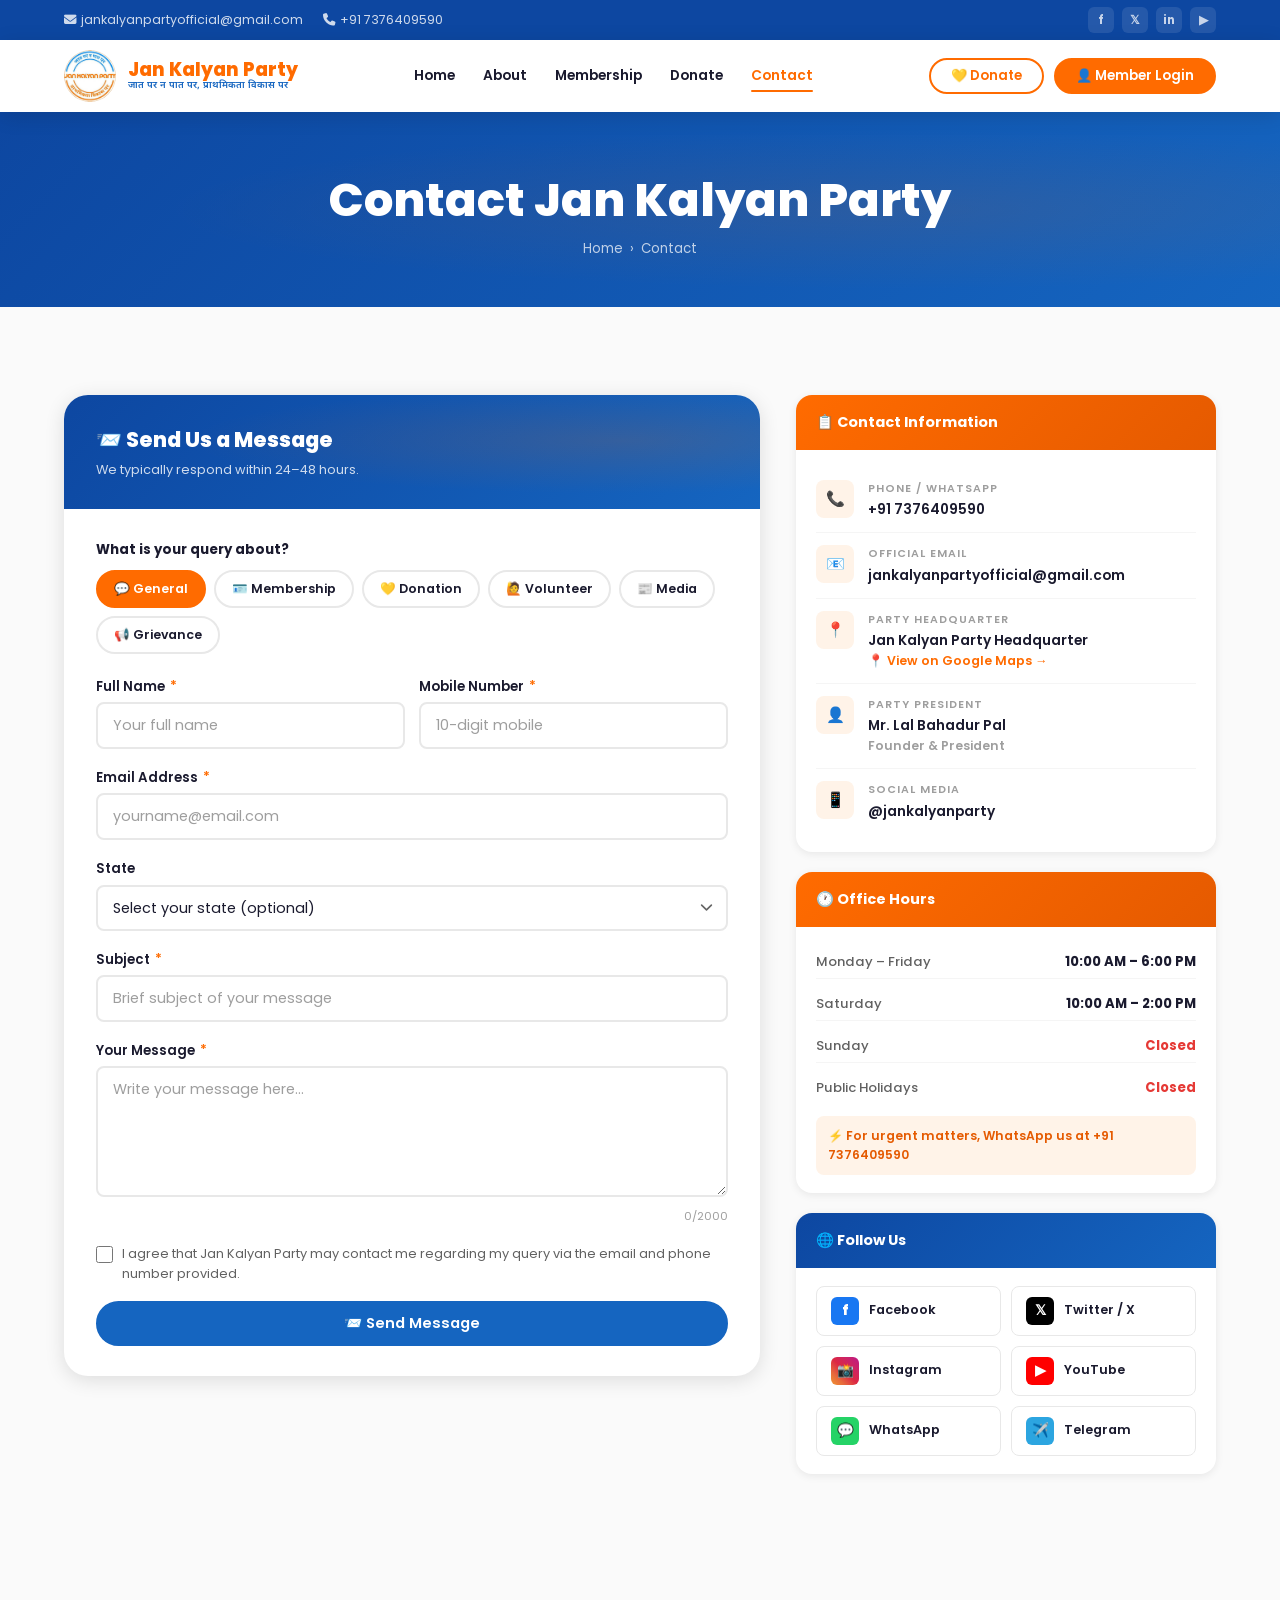
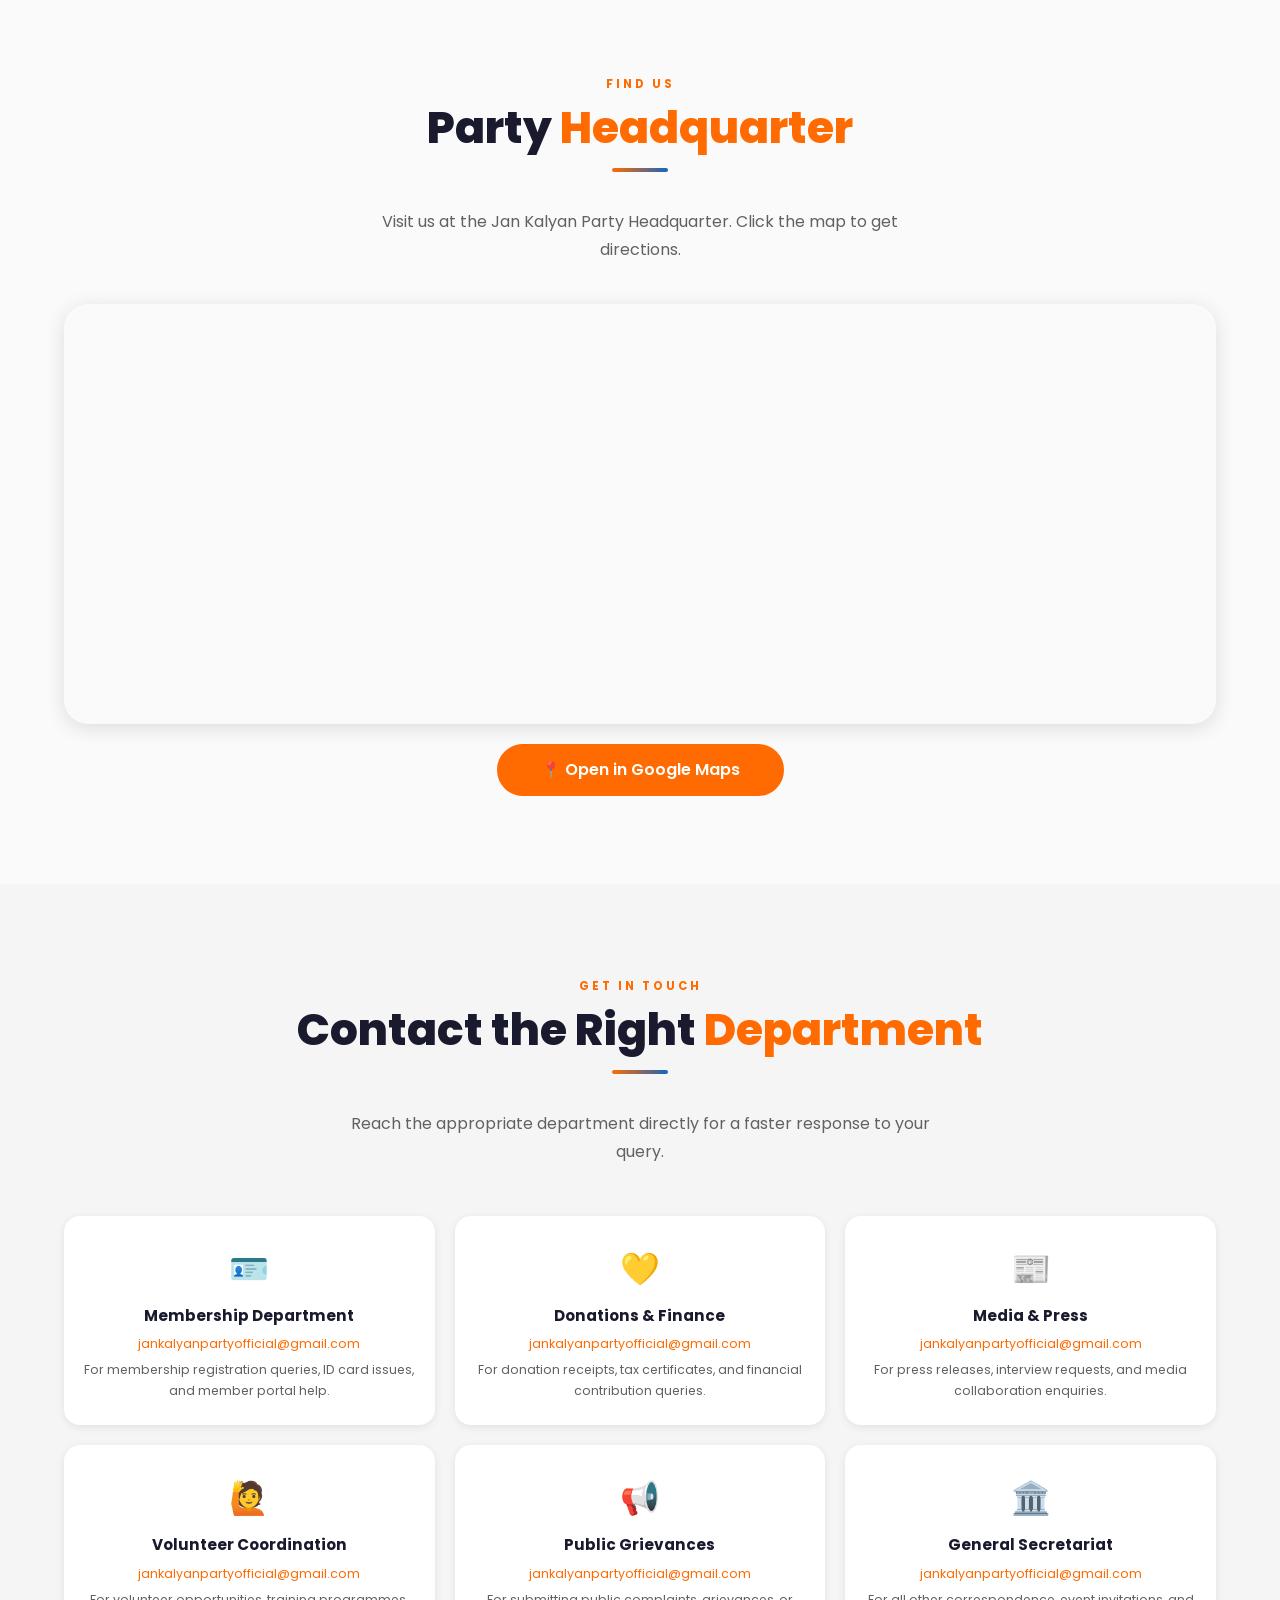
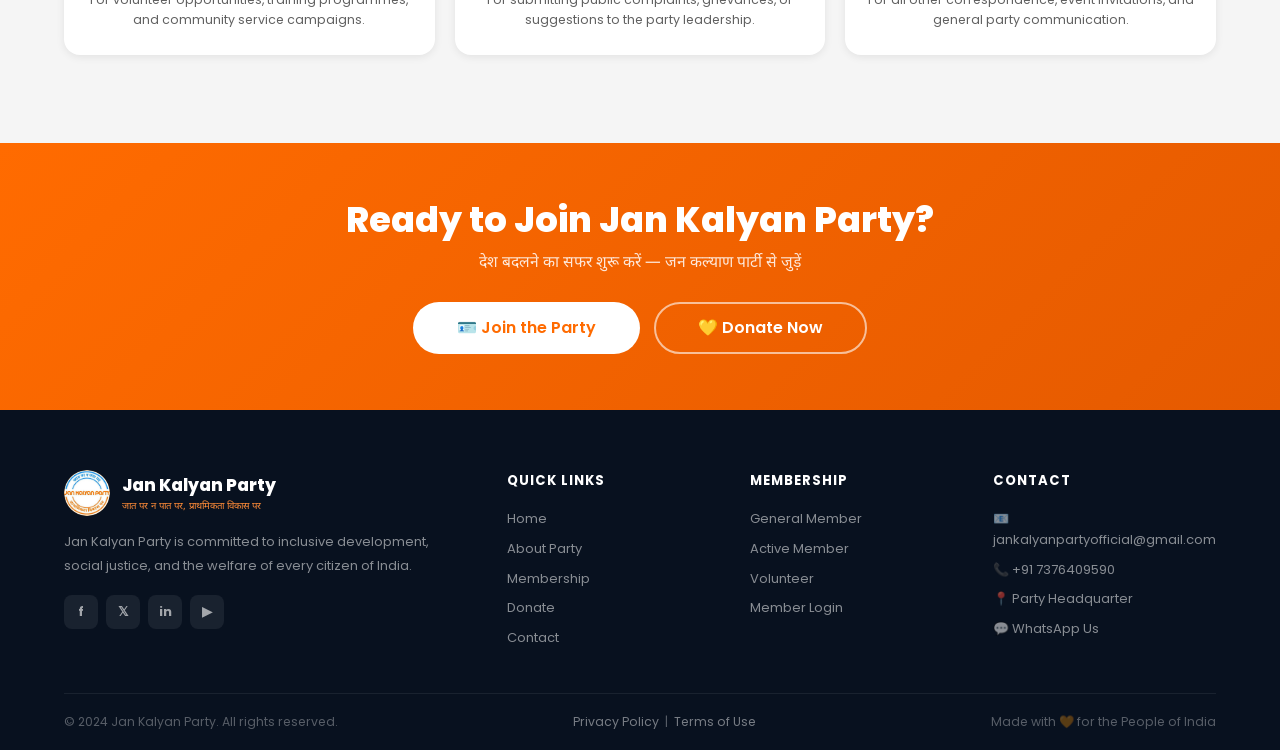
<file: contact.html>
<!DOCTYPE html>
<html lang="en">
<head>
  <meta charset="UTF-8">
  <meta name="viewport" content="width=device-width, initial-scale=1.0">
  <meta name="description" content="Contact Jan Kalyan Party — Reach out to us via phone, email, or visit our party headquarter. Connect on social media @jankalyanparty.">
  <meta name="keywords" content="Contact Jan Kalyan Party, JKP office, party headquarter, reach us">
  <title>Contact Us — Jan Kalyan Party</title>
  <link rel="icon" type="image/png" href="assets/logo.png">
  <link rel="stylesheet" href="https://cdnjs.cloudflare.com/ajax/libs/font-awesome/6.5.0/css/all.min.css">
  <link rel="stylesheet" href="css/style.css">
  <style>
    /* ---- Contact Layout ---- */
    .contact-page-grid {
      display: grid;
      grid-template-columns: 1fr 420px;
      gap: 36px;
      align-items: start;
    }

    /* ---- Contact Form Card ---- */
    .contact-form-card {
      background: var(--white);
      border-radius: var(--radius-lg);
      overflow: hidden;
      box-shadow: var(--shadow-md);
    }
    .contact-form-head {
      background: linear-gradient(135deg, var(--blue-dark), var(--blue));
      padding: 28px 32px;
      color: white;
      position: relative;
      overflow: hidden;
    }
    .contact-form-head::before {
      content: '';
      position: absolute; inset: 0;
      background: radial-gradient(ellipse at 80% 40%, rgba(255,107,0,0.14), transparent 55%);
    }
    .contact-form-head-title {
      font-size: 1.3rem; font-weight: 800;
      position: relative; z-index: 1;
    }
    .contact-form-head-sub {
      font-size: 0.80rem; opacity: 0.80;
      margin-top: 4px;
      position: relative; z-index: 1;
    }
    .contact-form-body { padding: 30px 32px; }

    /* ---- Inquiry Type Selector ---- */
    .inquiry-types {
      display: flex; gap: 8px; flex-wrap: wrap;
      margin-bottom: 22px;
    }
    .inquiry-btn {
      padding: 8px 16px;
      border: 2px solid var(--gray-200);
      border-radius: 50px;
      background: white;
      font-family: 'Poppins', sans-serif;
      font-size: 0.78rem; font-weight: 600;
      cursor: pointer; transition: var(--transition);
      color: var(--text-dark);
    }
    .inquiry-btn:hover,
    .inquiry-btn.active {
      border-color: var(--orange);
      background: var(--orange);
      color: white;
    }

    /* ---- Contact Info Sidebar ---- */
    .contact-sidebar { position: sticky; top: 90px; }
    .contact-info-card {
      background: var(--white);
      border-radius: var(--radius-md);
      overflow: hidden;
      box-shadow: var(--shadow-sm);
      margin-bottom: 20px;
    }
    .contact-info-card-head {
      background: linear-gradient(135deg, var(--orange), var(--orange-dark));
      padding: 16px 20px;
      color: white;
      font-size: 0.90rem;
      font-weight: 700;
    }
    .contact-info-card-body { padding: 18px 20px; }
    .contact-detail-row {
      display: flex; align-items: flex-start; gap: 14px;
      padding: 12px 0;
      border-bottom: 1px solid var(--gray-100);
    }
    .contact-detail-row:last-child { border-bottom: none; }
    .contact-detail-icon {
      width: 38px; height: 38px;
      background: var(--orange-pale);
      border-radius: var(--radius-sm);
      display: flex; align-items: center; justify-content: center;
      font-size: 0.95rem; flex-shrink: 0;
      color: var(--orange);
    }
    .contact-detail-label {
      font-size: 0.68rem; font-weight: 600;
      color: var(--gray-400);
      text-transform: uppercase; letter-spacing: 1px;
      margin-bottom: 3px;
    }
    .contact-detail-val {
      font-size: 0.86rem; font-weight: 600;
      color: var(--text-dark); line-height: 1.45;
    }
    .contact-detail-val a { color: var(--text-dark); }
    .contact-detail-val a:hover { color: var(--orange); }

    /* ---- Social Media Card ---- */
    .social-card {
      background: var(--white);
      border-radius: var(--radius-md);
      overflow: hidden;
      box-shadow: var(--shadow-sm);
      margin-bottom: 20px;
    }
    .social-card-head {
      background: linear-gradient(135deg, var(--blue-dark), var(--blue));
      padding: 16px 20px;
      color: white;
      font-size: 0.90rem; font-weight: 700;
    }
    .social-card-body { padding: 18px 20px; }
    .social-links-grid {
      display: grid; grid-template-columns: 1fr 1fr;
      gap: 10px;
    }
    .social-link-btn {
      display: flex; align-items: center; gap: 10px;
      padding: 10px 14px;
      border-radius: var(--radius-sm);
      border: 1.5px solid var(--gray-200);
      background: white;
      text-decoration: none;
      color: var(--text-dark);
      font-size: 0.80rem; font-weight: 600;
      transition: var(--transition);
    }
    .social-link-btn:hover {
      border-color: var(--orange);
      background: var(--orange-pale);
      color: var(--orange);
      transform: translateY(-2px);
    }
    .social-link-icon {
      width: 28px; height: 28px;
      border-radius: 6px;
      display: flex; align-items: center; justify-content: center;
      font-size: 0.85rem; font-weight: 800;
      flex-shrink: 0;
    }
    .social-link-icon.fb    { background: #1877F2; color: white; }
    .social-link-icon.tw    { background: #000;    color: white; }
    .social-link-icon.ig    { background: linear-gradient(45deg,#f09433,#e6683c,#dc2743,#cc2366,#bc1888); color: white; }
    .social-link-icon.yt    { background: #FF0000; color: white; }
    .social-link-icon.wa    { background: #25D366; color: white; }
    .social-link-icon.tg    { background: #2CA5E0; color: white; }

    /* ---- Map ---- */
    .map-section { background: var(--off-white); }
    .map-wrap {
      border-radius: var(--radius-lg);
      overflow: hidden;
      box-shadow: var(--shadow-md);
      height: 420px;
      margin-top: 40px;
    }
    .map-wrap iframe { width: 100%; height: 100%; border: none; display: block; }

    /* ---- Success Message ---- */
    .contact-success {
      display: none;
      text-align: center;
      padding: 24px 0;
    }
    .contact-success.show { display: block; }

    /* ---- Office Hours ---- */
    .hours-grid {
      display: flex; flex-direction: column; gap: 8px;
    }
    .hours-row {
      display: flex; justify-content: space-between;
      font-size: 0.82rem; padding: 6px 0;
      border-bottom: 1px solid var(--gray-100);
    }
    .hours-row:last-child { border-bottom: none; }
    .hours-day  { color: var(--gray-600); font-weight: 500; }
    .hours-time { font-weight: 700; color: var(--text-dark); }
    .hours-closed { color: #e53935; }

    /* ---- Departments ---- */
    .dept-grid {
      display: grid;
      grid-template-columns: repeat(3,1fr);
      gap: 20px;
      margin-top: 50px;
    }
    .dept-card {
      background: var(--white);
      border-radius: var(--radius-md);
      padding: 24px 20px;
      box-shadow: var(--shadow-sm);
      text-align: center;
      transition: var(--transition);
      border-top: 3px solid transparent;
    }
    .dept-card:hover {
      border-top-color: var(--orange);
      box-shadow: var(--shadow-md);
      transform: translateY(-4px);
    }
    .dept-icon  { font-size: 2rem; margin-bottom: 10px; display: block; }
    .dept-title { font-size: 0.95rem; font-weight: 700; color: var(--text-dark); margin-bottom: 6px; }
    .dept-email { font-size: 0.78rem; color: var(--orange); margin-top: 4px; }
    .dept-desc  { font-size: 0.78rem; color: var(--gray-600); line-height: 1.65; margin-top: 6px; }

    /* Responsive */
    @media (max-width: 1024px) {
      .contact-page-grid { grid-template-columns: 1fr; }
      .contact-sidebar { position: static; }
    }
    @media (max-width: 768px) {
      .contact-form-body { padding: 22px 18px; }
      .contact-form-head { padding: 22px 18px 16px; }
      .dept-grid { grid-template-columns: 1fr 1fr; }
      .map-wrap  { height: 300px; }
    }
    @media (max-width: 500px) {
      .dept-grid          { grid-template-columns: 1fr; }
      .social-links-grid  { grid-template-columns: 1fr; }
    }
  </style>
</head>
<body>

<div id="progress-bar"></div>

<!-- ===== TOP BAR ===== -->
<div class="top-bar">
  <div class="container top-bar-inner">
    <div class="top-bar-left">
      <a href="mailto:jankalyanpartyofficial@gmail.com"><i class="fa fa-envelope"></i> jankalyanpartyofficial@gmail.com</a>
      <a href="tel:+917376409590"><i class="fa fa-phone"></i> +91 7376409590</a>
    </div>
    <div class="top-bar-right">
      <a href="https://facebook.com/jankalyanparty"  target="_blank" rel="noopener" class="top-bar-social">f</a>
      <a href="https://twitter.com/jankalyanparty"   target="_blank" rel="noopener" class="top-bar-social">𝕏</a>
      <a href="https://instagram.com/jankalyanparty" target="_blank" rel="noopener" class="top-bar-social">in</a>
      <a href="https://youtube.com/@jankalyanparty"  target="_blank" rel="noopener" class="top-bar-social">▶</a>
    </div>
  </div>
</div>

<!-- ===== HEADER ===== -->
<header>
  <div class="container nav-inner">
    <a href="index.html" class="nav-logo">
      <img src="assets/logo.png" alt="Jan Kalyan Party Logo">
      <div class="nav-logo-text">
        <div class="party-name">Jan Kalyan Party</div>
        <div class="party-slogan">जात पर न पात पर, प्राथमिकता विकास पर</div>
      </div>
    </a>
    <ul class="nav-links">
      <li><a href="index.html">Home</a></li>
      <li><a href="about.html">About</a></li>
      <li><a href="membership.html">Membership</a></li>
      <li><a href="donation.html">Donate</a></li>
      <li><a href="contact.html" class="active">Contact</a></li>
    </ul>
    <div class="nav-actions">
      <a href="donation.html"    class="btn btn-outline-orange btn-sm">💛 Donate</a>
      <a href="member-area.html" class="btn btn-orange btn-sm">👤 Member Login</a>
    </div>
    <button class="hamburger" aria-label="Toggle menu" aria-expanded="false">
      <span></span><span></span><span></span>
    </button>
  </div>
</header>

<!-- ===== MOBILE NAV ===== -->
<nav class="mobile-nav" aria-label="Mobile navigation">
  <ul class="mobile-nav-links">
    <li><a href="index.html">🏠 Home</a></li>
    <li><a href="about.html">🏛️ About</a></li>
    <li><a href="membership.html">🪪 Membership</a></li>
    <li><a href="donation.html">💛 Donate</a></li>
    <li><a href="contact.html">📞 Contact</a></li>
  </ul>
  <div class="mobile-nav-actions">
    <a href="member-area.html" class="btn btn-orange btn-full">👤 Member Login / Register</a>
    <a href="donation.html"    class="btn btn-outline-orange btn-full">💛 Donate Now</a>
  </div>
</nav>

<!-- ===== PAGE HERO ===== -->
<section class="page-hero">
  <div class="container">
    <h1 class="page-hero-title">Contact Jan Kalyan Party</h1>
    <div class="page-hero-crumb">
      <a href="index.html">Home</a> <span>›</span> <span>Contact</span>
    </div>
  </div>
</section>

<!-- ===== CONTACT MAIN ===== -->
<section class="section-pad" style="background:var(--off-white);">
  <div class="container">
    <div class="contact-page-grid">

      <!-- ===== LEFT: CONTACT FORM ===== -->
      <div>
        <div class="contact-form-card">
          <div class="contact-form-head">
            <div class="contact-form-head-title">📨 Send Us a Message</div>
            <div class="contact-form-head-sub">We typically respond within 24–48 hours.</div>
          </div>
          <div class="contact-form-body">

            <!-- Inquiry Types -->
            <div style="margin-bottom:18px;">
              <span class="amount-label" style="font-size:0.83rem;font-weight:700;color:var(--text-dark);display:block;margin-bottom:10px;">
                What is your query about?
              </span>
              <div class="inquiry-types">
                <button class="inquiry-btn active" data-type="General Inquiry">💬 General</button>
                <button class="inquiry-btn" data-type="Membership Query">🪪 Membership</button>
                <button class="inquiry-btn" data-type="Donation Query">💛 Donation</button>
                <button class="inquiry-btn" data-type="Volunteer">🙋 Volunteer</button>
                <button class="inquiry-btn" data-type="Media / Press">📰 Media</button>
                <button class="inquiry-btn" data-type="Complaint / Grievance">📢 Grievance</button>
              </div>
            </div>

            <!-- Contact Form -->
            <div id="contact-form-container">
              <form id="contact-form" data-protected novalidate autocomplete="off">
                <input type="hidden" name="inquiry_type" id="inquiry_type_field" value="General Inquiry">

                <div class="form-row">
                  <div class="form-group">
                    <label class="form-label">Full Name <span class="req">*</span></label>
                    <input type="text" name="contact_name" class="form-control"
                           placeholder="Your full name" maxlength="100">
                    <div class="form-error"></div>
                  </div>
                  <div class="form-group">
                    <label class="form-label">Mobile Number <span class="req">*</span></label>
                    <input type="tel" name="contact_phone" class="form-control"
                           placeholder="10-digit mobile" maxlength="10">
                    <div class="form-error"></div>
                  </div>
                </div>

                <div class="form-group">
                  <label class="form-label">Email Address <span class="req">*</span></label>
                  <input type="email" name="contact_email" class="form-control"
                         placeholder="yourname@email.com" maxlength="254">
                  <div class="form-error"></div>
                </div>

                <div class="form-group">
                  <label class="form-label">State</label>
                  <select name="contact_state" class="form-control">
                    <option value="">Select your state (optional)</option>
                  </select>
                  <div class="form-error"></div>
                </div>

                <div class="form-group">
                  <label class="form-label">Subject <span class="req">*</span></label>
                  <input type="text" name="contact_subject" class="form-control"
                         placeholder="Brief subject of your message" maxlength="150">
                  <div class="form-error"></div>
                </div>

                <div class="form-group">
                  <label class="form-label">Your Message <span class="req">*</span></label>
                  <textarea name="contact_message" class="form-control" rows="5"
                    placeholder="Write your message here..." maxlength="2000"
                    style="resize:vertical;"></textarea>
                  <div class="form-error"></div>
                  <div style="font-size:0.70rem;color:var(--gray-400);text-align:right;margin-top:3px;">
                    <span id="char-count">0</span>/2000
                  </div>
                </div>

                <div class="form-check">
                  <input type="checkbox" name="contact_agree" id="contact-agree">
                  <label class="form-check-label" for="contact-agree">
                    I agree that Jan Kalyan Party may contact me regarding my query
                    via the email and phone number provided.
                  </label>
                </div>

                <button type="submit" class="btn btn-blue btn-full" style="margin-top:18px;">
                  📨 Send Message
                </button>
              </form>

              <!-- Success State -->
              <div class="contact-success" id="contact-success">
                <div class="success-icon">✅</div>
                <div class="success-title">Message Sent!</div>
                <div class="success-desc">
                  Thank you for reaching out. We have received your message and will
                  respond to you within 24–48 hours on your email or mobile number.
                </div>
                <div style="margin-top:20px;display:flex;gap:10px;justify-content:center;flex-wrap:wrap;">
                  <button class="btn btn-blue btn-sm" onclick="resetContactForm()">📨 Send Another Message</button>
                  <a href="index.html" class="btn btn-outline-orange btn-sm">🏠 Back to Home</a>
                </div>
              </div>
            </div>

          </div>
        </div>
      </div>

      <!-- ===== RIGHT: SIDEBAR ===== -->
      <div class="contact-sidebar">

        <!-- Contact Details -->
        <div class="contact-info-card">
          <div class="contact-info-card-head">📋 Contact Information</div>
          <div class="contact-info-card-body">
            <div class="contact-detail-row">
              <div class="contact-detail-icon">📞</div>
              <div>
                <div class="contact-detail-label">Phone / WhatsApp</div>
                <div class="contact-detail-val">
                  <a href="tel:+917376409590">+91 7376409590</a>
                </div>
              </div>
            </div>
            <div class="contact-detail-row">
              <div class="contact-detail-icon">📧</div>
              <div>
                <div class="contact-detail-label">Official Email</div>
                <div class="contact-detail-val">
                  <a href="mailto:jankalyanpartyofficial@gmail.com">
                    jankalyanpartyofficial@gmail.com
                  </a>
                </div>
              </div>
            </div>
            <div class="contact-detail-row">
              <div class="contact-detail-icon">📍</div>
              <div>
                <div class="contact-detail-label">Party Headquarter</div>
                <div class="contact-detail-val">
                  Jan Kalyan Party Headquarter<br>
                  <a href="https://share.google/KyoKSpWBsUGOAfJzn" target="_blank" rel="noopener"
                     style="color:var(--orange);font-size:0.78rem;">
                    📍 View on Google Maps →
                  </a>
                </div>
              </div>
            </div>
            <div class="contact-detail-row">
              <div class="contact-detail-icon">👤</div>
              <div>
                <div class="contact-detail-label">Party President</div>
                <div class="contact-detail-val">Mr. Lal Bahadur Pal<br>
                  <span style="font-size:0.76rem;color:var(--gray-400);">Founder & President</span>
                </div>
              </div>
            </div>
            <div class="contact-detail-row">
              <div class="contact-detail-icon">📱</div>
              <div>
                <div class="contact-detail-label">Social Media</div>
                <div class="contact-detail-val">@jankalyanparty</div>
              </div>
            </div>
          </div>
        </div>

        <!-- Office Hours -->
        <div class="contact-info-card">
          <div class="contact-info-card-head">🕐 Office Hours</div>
          <div class="contact-info-card-body">
            <div class="hours-grid">
              <div class="hours-row">
                <span class="hours-day">Monday – Friday</span>
                <span class="hours-time">10:00 AM – 6:00 PM</span>
              </div>
              <div class="hours-row">
                <span class="hours-day">Saturday</span>
                <span class="hours-time">10:00 AM – 2:00 PM</span>
              </div>
              <div class="hours-row">
                <span class="hours-day">Sunday</span>
                <span class="hours-time hours-closed">Closed</span>
              </div>
              <div class="hours-row">
                <span class="hours-day">Public Holidays</span>
                <span class="hours-time hours-closed">Closed</span>
              </div>
            </div>
            <div style="background:var(--orange-pale);border-radius:var(--radius-sm);padding:10px 12px;margin-top:12px;font-size:0.76rem;color:var(--orange-dark);font-weight:600;">
              ⚡ For urgent matters, WhatsApp us at +91 7376409590
            </div>
          </div>
        </div>

        <!-- Social Media -->
        <div class="social-card">
          <div class="social-card-head">🌐 Follow Us</div>
          <div class="social-card-body">
            <div class="social-links-grid">
              <a href="https://facebook.com/jankalyanparty" target="_blank" rel="noopener" class="social-link-btn">
                <div class="social-link-icon fb">f</div>
                <span>Facebook</span>
              </a>
              <a href="https://twitter.com/jankalyanparty" target="_blank" rel="noopener" class="social-link-btn">
                <div class="social-link-icon tw">𝕏</div>
                <span>Twitter / X</span>
              </a>
              <a href="https://instagram.com/jankalyanparty" target="_blank" rel="noopener" class="social-link-btn">
                <div class="social-link-icon ig">📸</div>
                <span>Instagram</span>
              </a>
              <a href="https://youtube.com/@jankalyanparty" target="_blank" rel="noopener" class="social-link-btn">
                <div class="social-link-icon yt">▶</div>
                <span>YouTube</span>
              </a>
              <a href="https://wa.me/917376409590" target="_blank" rel="noopener" class="social-link-btn">
                <div class="social-link-icon wa">💬</div>
                <span>WhatsApp</span>
              </a>
              <a href="https://t.me/jankalyanparty" target="_blank" rel="noopener" class="social-link-btn">
                <div class="social-link-icon tg">✈️</div>
                <span>Telegram</span>
              </a>
            </div>
          </div>
        </div>

      </div>
    </div>
  </div>
</section>

<!-- ===== GOOGLE MAP ===== -->
<section class="section-pad map-section" id="map">
  <div class="container text-center">
    <span class="section-label">Find Us</span>
    <h2 class="section-title">Party <span>Headquarter</span></h2>
    <div class="section-divider"></div>
    <p class="section-subtitle">
      Visit us at the Jan Kalyan Party Headquarter. Click the map to get directions.
    </p>

    <div class="map-wrap reveal">
      <iframe
        src="https://maps.google.com/maps?q=Jan+Kalyan+Party+Headquarter&output=embed&z=14"
        allowfullscreen
        loading="lazy"
        referrerpolicy="no-referrer-when-downgrade"
        title="Jan Kalyan Party Headquarter Location">
      </iframe>
    </div>

    <div style="margin-top:20px;">
      <a href="https://share.google/KyoKSpWBsUGOAfJzn"
         target="_blank" rel="noopener"
         class="btn btn-orange btn-lg">
        📍 Open in Google Maps
      </a>
    </div>
  </div>
</section>

<!-- ===== DEPARTMENTS ===== -->
<section class="section-pad" style="background:var(--gray-100);">
  <div class="container text-center">
    <span class="section-label">Get in Touch</span>
    <h2 class="section-title">Contact the Right <span>Department</span></h2>
    <div class="section-divider"></div>
    <p class="section-subtitle">
      Reach the appropriate department directly for a faster response to your query.
    </p>

    <div class="dept-grid" data-stagger="80">
      <div class="dept-card reveal">
        <span class="dept-icon">🪪</span>
        <div class="dept-title">Membership Department</div>
        <div class="dept-email">jankalyanpartyofficial@gmail.com</div>
        <div class="dept-desc">For membership registration queries, ID card issues, and member portal help.</div>
      </div>
      <div class="dept-card reveal">
        <span class="dept-icon">💛</span>
        <div class="dept-title">Donations & Finance</div>
        <div class="dept-email">jankalyanpartyofficial@gmail.com</div>
        <div class="dept-desc">For donation receipts, tax certificates, and financial contribution queries.</div>
      </div>
      <div class="dept-card reveal">
        <span class="dept-icon">📰</span>
        <div class="dept-title">Media & Press</div>
        <div class="dept-email">jankalyanpartyofficial@gmail.com</div>
        <div class="dept-desc">For press releases, interview requests, and media collaboration enquiries.</div>
      </div>
      <div class="dept-card reveal">
        <span class="dept-icon">🙋</span>
        <div class="dept-title">Volunteer Coordination</div>
        <div class="dept-email">jankalyanpartyofficial@gmail.com</div>
        <div class="dept-desc">For volunteer opportunities, training programmes, and community service campaigns.</div>
      </div>
      <div class="dept-card reveal">
        <span class="dept-icon">📢</span>
        <div class="dept-title">Public Grievances</div>
        <div class="dept-email">jankalyanpartyofficial@gmail.com</div>
        <div class="dept-desc">For submitting public complaints, grievances, or suggestions to the party leadership.</div>
      </div>
      <div class="dept-card reveal">
        <span class="dept-icon">🏛️</span>
        <div class="dept-title">General Secretariat</div>
        <div class="dept-email">jankalyanpartyofficial@gmail.com</div>
        <div class="dept-desc">For all other correspondence, event invitations, and general party communication.</div>
      </div>
    </div>
  </div>
</section>

<!-- ===== JOIN CTA ===== -->
<section style="background:linear-gradient(135deg,var(--orange),var(--orange-dark));padding:56px 0;text-align:center;">
  <div class="container">
    <h2 style="color:white;font-size:clamp(1.4rem,3.5vw,2.2rem);font-weight:800;margin-bottom:10px;">
      Ready to Join Jan Kalyan Party?
    </h2>
    <p class="hindi" style="color:rgba(255,255,255,0.85);font-size:0.98rem;margin-bottom:26px;">
      देश बदलने का सफर शुरू करें — जन कल्याण पार्टी से जुड़ें
    </p>
    <div style="display:flex;gap:14px;justify-content:center;flex-wrap:wrap;">
      <a href="membership.html" class="btn btn-lg" style="background:white;color:var(--orange);">🪪 Join the Party</a>
      <a href="donation.html"   class="btn btn-outline-white btn-lg">💛 Donate Now</a>
    </div>
  </div>
</section>

<!-- ===== FOOTER ===== -->
<footer>
  <div class="container">
    <div class="footer-grid">
      <div>
        <div class="footer-brand">
          <img src="assets/logo.png" alt="Jan Kalyan Party Logo">
          <div>
            <div class="footer-brand-name">Jan Kalyan Party</div>
            <div class="footer-brand-slogan hindi">जात पर न पात पर, प्राथमिकता विकास पर</div>
          </div>
        </div>
        <p class="footer-desc">Jan Kalyan Party is committed to inclusive development, social justice, and the welfare of every citizen of India.</p>
        <div class="footer-socials">
          <a href="https://facebook.com/jankalyanparty"  target="_blank" rel="noopener" class="footer-social-btn">f</a>
          <a href="https://twitter.com/jankalyanparty"   target="_blank" rel="noopener" class="footer-social-btn">𝕏</a>
          <a href="https://instagram.com/jankalyanparty" target="_blank" rel="noopener" class="footer-social-btn">in</a>
          <a href="https://youtube.com/@jankalyanparty"  target="_blank" rel="noopener" class="footer-social-btn">▶</a>
        </div>
      </div>
      <div>
        <div class="footer-col-title">Quick Links</div>
        <ul class="footer-links">
          <li><a href="index.html">Home</a></li>
          <li><a href="about.html">About Party</a></li>
          <li><a href="membership.html">Membership</a></li>
          <li><a href="donation.html">Donate</a></li>
          <li><a href="contact.html">Contact</a></li>
        </ul>
      </div>
      <div>
        <div class="footer-col-title">Membership</div>
        <ul class="footer-links">
          <li><a href="membership.html#general">General Member</a></li>
          <li><a href="membership.html#active">Active Member</a></li>
          <li><a href="membership.html#volunteer">Volunteer</a></li>
          <li><a href="member-area.html">Member Login</a></li>
        </ul>
      </div>
      <div>
        <div class="footer-col-title">Contact</div>
        <ul class="footer-links">
          <li><a href="mailto:jankalyanpartyofficial@gmail.com">📧 jankalyanpartyofficial@gmail.com</a></li>
          <li><a href="tel:+917376409590">📞 +91 7376409590</a></li>
          <li><a href="#map">📍 Party Headquarter</a></li>
          <li><a href="https://wa.me/917376409590" target="_blank" rel="noopener">💬 WhatsApp Us</a></li>
        </ul>
      </div>
    </div>
    <div class="footer-bottom">
      <span>© 2024 Jan Kalyan Party. All rights reserved.</span>
      <span><a href="#">Privacy Policy</a> &nbsp;|&nbsp; <a href="#">Terms of Use</a></span>
      <span>Made with 🧡 for the People of India</span>
    </div>
  </div>
</footer>

<button id="back-to-top" aria-label="Back to top">↑</button>
<div class="toast-wrap"></div>

<!-- Scripts -->
<script src="js/security.js"></script>
<script src="js/main.js"></script>
<script src="js/auth.js"></script>
<script>
document.addEventListener('DOMContentLoaded', () => {

  /* ---- Inquiry type selector ---- */
  const inquiryBtns  = document.querySelectorAll('.inquiry-btn');
  const inquiryField = document.getElementById('inquiry_type_field');

  inquiryBtns.forEach(btn => {
    btn.addEventListener('click', () => {
      inquiryBtns.forEach(b => b.classList.remove('active'));
      btn.classList.add('active');
      if (inquiryField) inquiryField.value = btn.dataset.type;
    });
  });

  /* ---- Character counter ---- */
  const msgTextarea = document.querySelector('[name="contact_message"]');
  const charCount   = document.getElementById('char-count');
  if (msgTextarea && charCount) {
    msgTextarea.addEventListener('input', () => {
      charCount.textContent = msgTextarea.value.length;
    });
  }

  /* ---- Contact Form Submit ---- */
  const contactForm = document.getElementById('contact-form');
  if (contactForm) {
    Validator.attachLiveClear(contactForm);
    Honeypot.inject(contactForm);
    SubmitTimeGuard.stamp(contactForm);

    contactForm.addEventListener('submit', async (e) => {
      e.preventDefault();

      // Security checks
      if (!Honeypot.check(contactForm)) {
        Toast.show('Submission blocked. Please try again.', 'error');
        return;
      }
      if (!RateLimiter.check('contact', 3, 60000)) {
        Toast.show('Too many submissions. Please wait a minute.', 'error');
        return;
      }

      // Validate
      const rules = [
        { field: 'contact_name',    required: true, minLength: 3, requiredMsg: 'Your name is required.' },
        { field: 'contact_phone',   required: true, type: 'phone', requiredMsg: 'Mobile number is required.' },
        { field: 'contact_email',   required: true, type: 'email', requiredMsg: 'Email address is required.' },
        { field: 'contact_subject', required: true, minLength: 5, requiredMsg: 'Please enter a subject.' },
        { field: 'contact_message', required: true, minLength: 20, requiredMsg: 'Please enter a message (min. 20 characters).' },
      ];

      if (!Validator.validate(contactForm, rules)) return;

      const agree = contactForm.querySelector('[name="contact_agree"]');
      if (!agree?.checked) {
        Toast.show('Please agree to be contacted by Jan Kalyan Party.', 'error');
        return;
      }

      // Lock button
      const btn = contactForm.querySelector('[type="submit"]');
      SubmitGuard.lockButton(btn, 'Sending...');

      // Sanitize & save locally
      const data = Sanitizer.cleanForm(contactForm);
      const record = {
        id          : 'MSG_' + Date.now(),
        inquiryType : inquiryField?.value || 'General',
        name        : Sanitizer.name(data.contact_name || ''),
        email       : Sanitizer.email(data.contact_email || ''),
        phone       : Sanitizer.phone(data.contact_phone || ''),
        subject     : Sanitizer.clean(data.contact_subject || '', { maxLength: 150 }),
        message     : Sanitizer.clean(data.contact_message || '', { maxLength: 2000 }),
        state       : Sanitizer.clean(data.contact_state || '', { maxLength: 60 }),
        timestamp   : Date.now(),
        date        : formatDate(),
      };

      // Store message
      const messages = SecureStore.get('contact_messages') || [];
      messages.push(record);
      SecureStore.set('contact_messages', messages);

      // Simulate sending (500ms delay)
      await new Promise(r => setTimeout(r, 500));

      // Show success
      contactForm.style.display = 'none';
      document.getElementById('contact-success').classList.add('show');
      Toast.show('Message sent successfully!', 'success');
    });
  }
});

/* ---- Reset contact form ---- */
function resetContactForm() {
  const form    = document.getElementById('contact-form');
  const success = document.getElementById('contact-success');
  if (form)    { form.reset(); form.style.display = ''; }
  if (success) success.classList.remove('show');
  if (document.getElementById('char-count')) {
    document.getElementById('char-count').textContent = '0';
  }
  // Reset inquiry type
  document.querySelectorAll('.inquiry-btn').forEach((b,i) => {
    b.classList.toggle('active', i === 0);
  });
  RateLimiter.reset('contact');
}
</script>
</body>
</html>
</file>
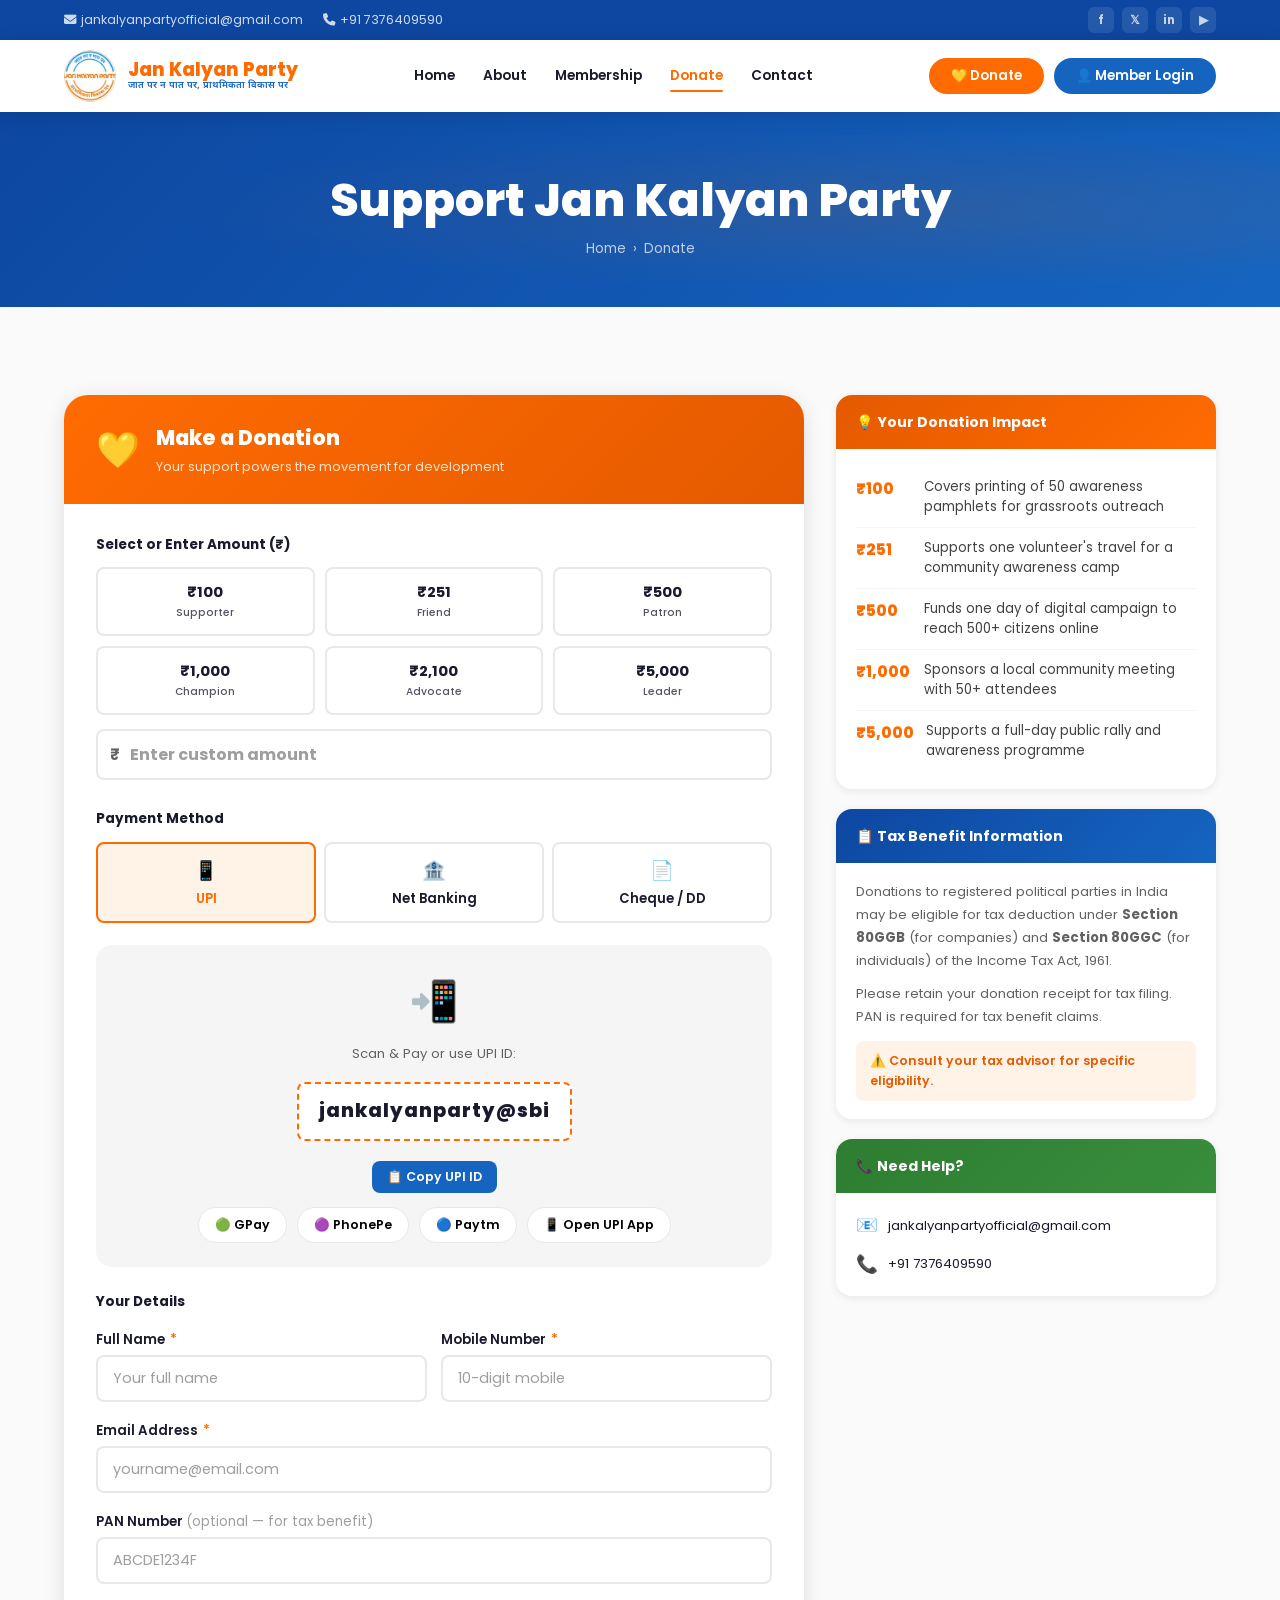
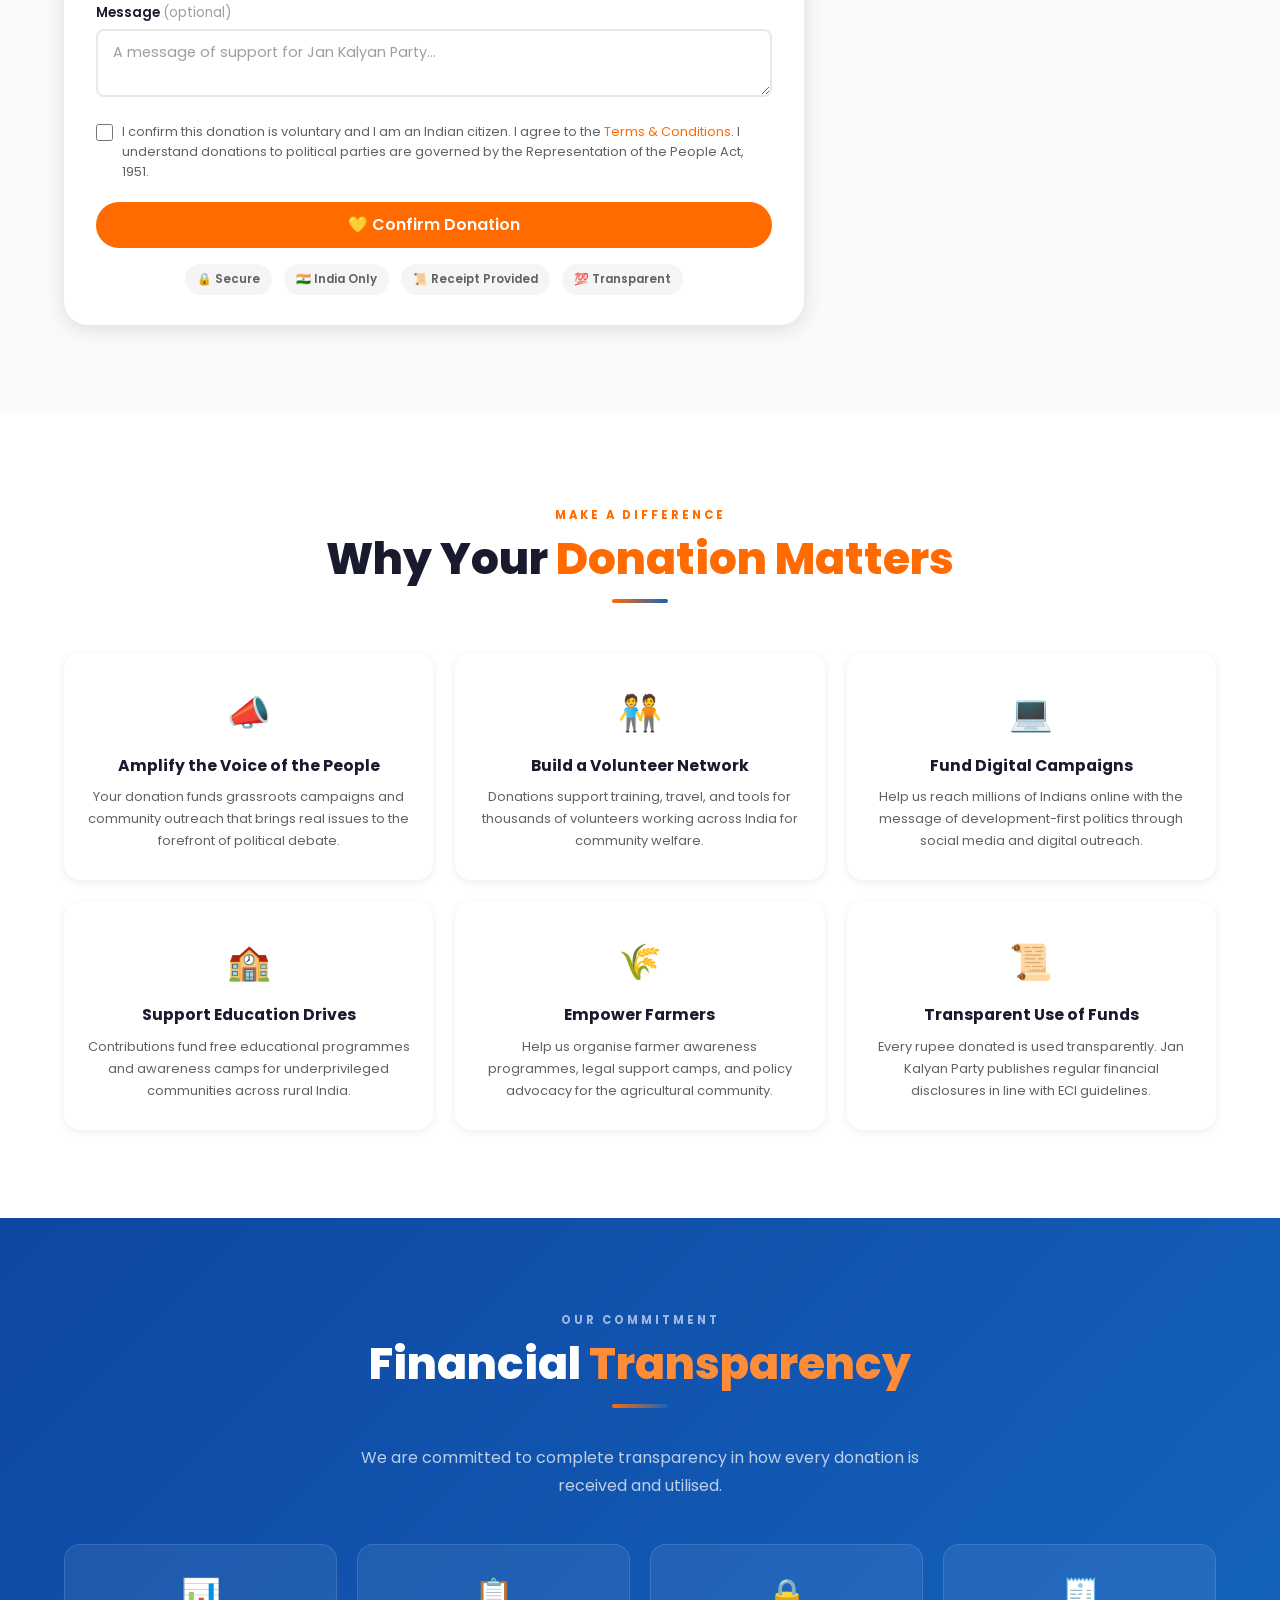
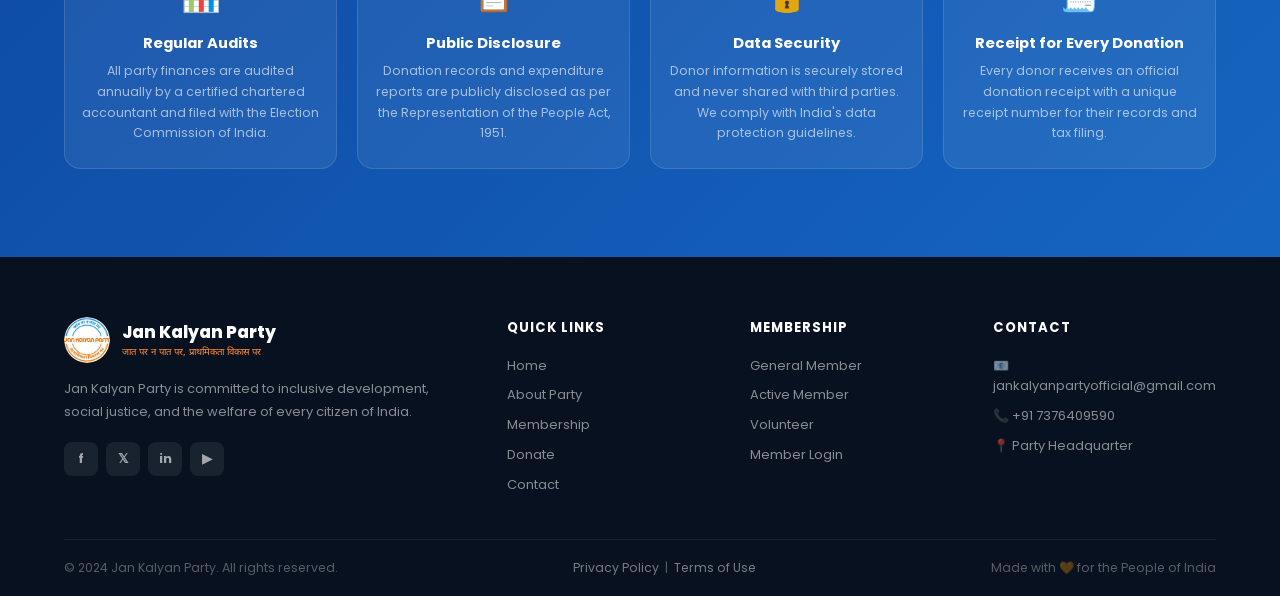
<file: donation.html>
<!DOCTYPE html>
<html lang="en">
<head>
  <meta charset="UTF-8">
  <meta name="viewport" content="width=device-width, initial-scale=1.0">
  <meta name="description" content="Donate to Jan Kalyan Party — Support the movement for development and welfare. Every rupee counts towards building a better India.">
  <meta name="keywords" content="Jan Kalyan Party donation, donate JKP, support political party, UPI donation">
  <title>Donate — Jan Kalyan Party</title>
  <link rel="icon" type="image/png" href="assets/logo.png">
  <link rel="stylesheet" href="https://cdnjs.cloudflare.com/ajax/libs/font-awesome/6.5.0/css/all.min.css">
  <link rel="stylesheet" href="css/style.css">
  <style>
    /* ---- Donation Page Layout ---- */
    .donation-page-grid {
      display: grid;
      grid-template-columns: 1fr 380px;
      gap: 32px;
      align-items: start;
    }

    /* ---- Amount Selector ---- */
    .amount-section {
      margin-bottom: 28px;
    }
    .amount-label {
      font-size: 0.85rem;
      font-weight: 700;
      color: var(--text-dark);
      margin-bottom: 12px;
      display: block;
    }
    .amount-grid {
      display: grid;
      grid-template-columns: repeat(3, 1fr);
      gap: 10px;
      margin-bottom: 14px;
    }
    .amt-btn {
      padding: 13px 10px;
      border: 2px solid var(--gray-200);
      border-radius: var(--radius-sm);
      background: var(--white);
      font-family: 'Poppins', sans-serif;
      font-size: 0.92rem;
      font-weight: 700;
      cursor: pointer;
      transition: var(--transition);
      color: var(--text-dark);
      text-align: center;
    }
    .amt-btn:hover,
    .amt-btn.active {
      border-color: var(--orange);
      background: var(--orange);
      color: white;
      box-shadow: var(--shadow-orange);
    }
    .amt-btn .amt-sub {
      display: block;
      font-size: 0.65rem;
      font-weight: 500;
      opacity: 0.75;
      margin-top: 2px;
    }
    .custom-amount-wrap {
      position: relative;
    }
    .custom-amount-wrap .rupee-sign {
      position: absolute;
      left: 14px; top: 50%;
      transform: translateY(-50%);
      font-size: 1rem;
      font-weight: 700;
      color: var(--gray-600);
    }
    .custom-amount-wrap input {
      padding-left: 32px;
      font-size: 1rem;
      font-weight: 700;
    }

    /* ---- Payment Method Tabs ---- */
    .payment-tabs {
      display: flex;
      gap: 8px;
      margin-bottom: 22px;
      flex-wrap: wrap;
    }
    .pay-tab {
      flex: 1;
      min-width: 100px;
      padding: 12px 10px;
      border: 2px solid var(--gray-200);
      border-radius: var(--radius-sm);
      background: white;
      font-family: 'Poppins', sans-serif;
      font-size: 0.82rem;
      font-weight: 600;
      cursor: pointer;
      transition: var(--transition);
      color: var(--text-dark);
      text-align: center;
    }
    .pay-tab:hover, .pay-tab.active {
      border-color: var(--orange);
      background: var(--orange-pale);
      color: var(--orange);
    }
    .pay-tab .pay-icon { font-size: 1.2rem; display: block; margin-bottom: 4px; }
    .payment-panel { display: none; }
    .payment-panel.active { display: block; }

    /* ---- UPI Block ---- */
    .upi-main-block {
      background: var(--gray-100);
      border-radius: var(--radius-md);
      padding: 24px;
      text-align: center;
      margin-bottom: 20px;
    }
    .upi-logo { font-size: 2.5rem; margin-bottom: 10px; }
    .upi-id-display {
      font-size: 1.2rem;
      font-weight: 800;
      color: var(--text-dark);
      letter-spacing: 1px;
      margin: 10px 0;
      padding: 12px 20px;
      background: white;
      border-radius: var(--radius-sm);
      border: 2px dashed var(--orange);
      display: inline-block;
    }
    .upi-apps {
      display: flex;
      gap: 10px;
      justify-content: center;
      flex-wrap: wrap;
      margin-top: 14px;
    }
    .upi-app-btn {
      padding: 8px 16px;
      border-radius: 50px;
      border: 1.5px solid var(--gray-200);
      background: white;
      font-size: 0.78rem;
      font-weight: 600;
      cursor: pointer;
      transition: var(--transition);
      font-family: 'Poppins', sans-serif;
      display: flex;
      align-items: center;
      gap: 5px;
    }
    .upi-app-btn:hover {
      border-color: var(--orange);
      background: var(--orange-pale);
      color: var(--orange);
    }

    /* ---- Sidebar ---- */
    .donation-sidebar {
      position: sticky;
      top: 90px;
    }
    .sidebar-card {
      background: var(--white);
      border-radius: var(--radius-md);
      box-shadow: var(--shadow-sm);
      overflow: hidden;
      margin-bottom: 20px;
    }
    .sidebar-card-head {
      padding: 16px 20px;
      font-size: 0.88rem;
      font-weight: 700;
      color: white;
    }
    .sidebar-card-head.blue   { background: linear-gradient(135deg,var(--blue-dark),var(--blue)); }
    .sidebar-card-head.orange { background: linear-gradient(135deg,var(--orange-dark),var(--orange)); }
    .sidebar-card-head.green  { background: linear-gradient(135deg,#2E7D32,#388E3C); }
    .sidebar-card-body { padding: 18px 20px; }
    .sidebar-impact-item {
      display: flex;
      align-items: flex-start;
      gap: 12px;
      padding: 10px 0;
      border-bottom: 1px solid var(--gray-100);
      font-size: 0.83rem;
    }
    .sidebar-impact-item:last-child { border-bottom: none; }
    .impact-amount {
      font-size: 0.95rem;
      font-weight: 800;
      color: var(--orange);
      min-width: 56px;
      flex-shrink: 0;
    }
    .impact-desc { color: var(--text-mid); line-height: 1.5; }

    /* ---- Donor form card ---- */
    .donor-form-card {
      background: white;
      border-radius: var(--radius-lg);
      box-shadow: var(--shadow-md);
      overflow: hidden;
    }
    .donor-form-head {
      background: linear-gradient(135deg, var(--orange), var(--orange-dark));
      padding: 26px 32px;
      color: white;
      display: flex;
      align-items: center;
      gap: 16px;
    }
    .donor-form-head-icon { font-size: 2.2rem; line-height: 1; }
    .donor-form-head-title { font-size: 1.3rem; font-weight: 800; }
    .donor-form-head-sub   { font-size: 0.80rem; opacity: 0.82; margin-top: 3px; }
    .donor-form-body { padding: 30px 32px; }

    /* ---- Trust badges ---- */
    .trust-badges {
      display: flex;
      gap: 12px;
      flex-wrap: wrap;
      margin-top: 16px;
      justify-content: center;
    }
    .trust-badge {
      display: flex;
      align-items: center;
      gap: 6px;
      font-size: 0.74rem;
      font-weight: 600;
      color: var(--gray-600);
      padding: 6px 12px;
      background: var(--gray-100);
      border-radius: 50px;
    }

    /* ---- Why donate section ---- */
    .why-donate-grid {
      display: grid;
      grid-template-columns: repeat(3,1fr);
      gap: 22px;
      margin-top: 50px;
    }
    .why-card {
      background: white;
      border-radius: var(--radius-md);
      padding: 28px 22px;
      text-align: center;
      box-shadow: var(--shadow-sm);
      transition: var(--transition);
      border-top: 4px solid transparent;
    }
    .why-card:hover {
      border-top-color: var(--orange);
      box-shadow: var(--shadow-md);
      transform: translateY(-4px);
    }
    .why-icon { font-size: 2.2rem; margin-bottom: 12px; display: block; }
    .why-title { font-size: 0.98rem; font-weight: 700; color: var(--text-dark); margin-bottom: 8px; }
    .why-desc  { font-size: 0.81rem; color: var(--gray-600); line-height: 1.7; }

    /* ---- Transparency section ---- */
    .transparency-section { background: linear-gradient(135deg,var(--blue-dark),var(--blue)); }
    .transparency-grid {
      display: grid;
      grid-template-columns: repeat(4,1fr);
      gap: 20px;
      margin-top: 44px;
    }
    .trans-item {
      text-align: center;
      padding: 24px 16px;
      background: rgba(255,255,255,0.07);
      border: 1px solid rgba(255,255,255,0.12);
      border-radius: var(--radius-md);
      transition: var(--transition);
    }
    .trans-item:hover {
      background: rgba(255,255,255,0.13);
      transform: translateY(-4px);
    }
    .trans-icon  { font-size: 2rem; margin-bottom: 12px; display: block; }
    .trans-title { font-size: 0.92rem; font-weight: 700; color: white; margin-bottom: 6px; }
    .trans-desc  { font-size: 0.78rem; color: rgba(255,255,255,0.60); line-height: 1.65; }

    /* Responsive */
    @media (max-width: 1024px) {
      .donation-page-grid { grid-template-columns: 1fr; }
      .donation-sidebar { position: static; }
      .donor-form-card { order: -1; }
    }
    @media (max-width: 768px) {
      .why-donate-grid    { grid-template-columns: 1fr 1fr; }
      .transparency-grid  { grid-template-columns: 1fr 1fr; }
      .donor-form-body    { padding: 22px 18px; }
      .donor-form-head    { padding: 20px 18px; }
    }
    @media (max-width: 500px) {
      .amount-grid        { grid-template-columns: repeat(2,1fr); }
      .why-donate-grid    { grid-template-columns: 1fr; }
      .transparency-grid  { grid-template-columns: 1fr 1fr; }
    }
  </style>
</head>
<body>

<div id="progress-bar"></div>

<!-- ===== TOP BAR ===== -->
<div class="top-bar">
  <div class="container top-bar-inner">
    <div class="top-bar-left">
      <a href="mailto:jankalyanpartyofficial@gmail.com"><i class="fa fa-envelope"></i> jankalyanpartyofficial@gmail.com</a>
      <a href="tel:+917376409590"><i class="fa fa-phone"></i> +91 7376409590</a>
    </div>
    <div class="top-bar-right">
      <a href="https://facebook.com/jankalyanparty"  target="_blank" rel="noopener" class="top-bar-social">f</a>
      <a href="https://twitter.com/jankalyanparty"   target="_blank" rel="noopener" class="top-bar-social">𝕏</a>
      <a href="https://instagram.com/jankalyanparty" target="_blank" rel="noopener" class="top-bar-social">in</a>
      <a href="https://youtube.com/@jankalyanparty"  target="_blank" rel="noopener" class="top-bar-social">▶</a>
    </div>
  </div>
</div>

<!-- ===== HEADER ===== -->
<header>
  <div class="container nav-inner">
    <a href="index.html" class="nav-logo">
      <img src="assets/logo.png" alt="Jan Kalyan Party Logo">
      <div class="nav-logo-text">
        <div class="party-name">Jan Kalyan Party</div>
        <div class="party-slogan">जात पर न पात पर, प्राथमिकता विकास पर</div>
      </div>
    </a>
    <ul class="nav-links">
      <li><a href="index.html">Home</a></li>
      <li><a href="about.html">About</a></li>
      <li><a href="membership.html">Membership</a></li>
      <li><a href="donation.html" class="active">Donate</a></li>
      <li><a href="contact.html">Contact</a></li>
    </ul>
    <div class="nav-actions">
      <a href="donation.html"    class="btn btn-orange btn-sm">💛 Donate</a>
      <a href="member-area.html" class="btn btn-blue btn-sm">👤 Member Login</a>
    </div>
    <button class="hamburger" aria-label="Toggle menu" aria-expanded="false">
      <span></span><span></span><span></span>
    </button>
  </div>
</header>

<!-- ===== MOBILE NAV ===== -->
<nav class="mobile-nav" aria-label="Mobile navigation">
  <ul class="mobile-nav-links">
    <li><a href="index.html">🏠 Home</a></li>
    <li><a href="about.html">🏛️ About</a></li>
    <li><a href="membership.html">🪪 Membership</a></li>
    <li><a href="donation.html">💛 Donate</a></li>
    <li><a href="contact.html">📞 Contact</a></li>
  </ul>
  <div class="mobile-nav-actions">
    <a href="member-area.html" class="btn btn-orange btn-full">👤 Member Login / Register</a>
    <a href="donation.html"    class="btn btn-outline-orange btn-full">💛 Donate Now</a>
  </div>
</nav>

<!-- ===== PAGE HERO ===== -->
<section class="page-hero">
  <div class="container">
    <h1 class="page-hero-title">Support Jan Kalyan Party</h1>
    <div class="page-hero-crumb">
      <a href="index.html">Home</a> <span>›</span> <span>Donate</span>
    </div>
  </div>
</section>

<!-- ===== DONATION MAIN SECTION ===== -->
<section class="section-pad" style="background:var(--off-white);">
  <div class="container">
    <div class="donation-page-grid">

      <!-- ===== LEFT: DONOR FORM ===== -->
      <div>
        <div class="donor-form-card">
          <div class="donor-form-head">
            <div class="donor-form-head-icon">💛</div>
            <div>
              <div class="donor-form-head-title">Make a Donation</div>
              <div class="donor-form-head-sub">Your support powers the movement for development</div>
            </div>
          </div>

          <div class="donor-form-body" id="donation-form-container">

            <!-- Amount Selection -->
            <div class="amount-section">
              <span class="amount-label">Select or Enter Amount (₹)</span>
              <div class="amount-grid">
                <button class="amt-btn" data-amount="100">
                  ₹100
                  <span class="amt-sub">Supporter</span>
                </button>
                <button class="amt-btn" data-amount="251">
                  ₹251
                  <span class="amt-sub">Friend</span>
                </button>
                <button class="amt-btn" data-amount="500">
                  ₹500
                  <span class="amt-sub">Patron</span>
                </button>
                <button class="amt-btn" data-amount="1000">
                  ₹1,000
                  <span class="amt-sub">Champion</span>
                </button>
                <button class="amt-btn" data-amount="2100">
                  ₹2,100
                  <span class="amt-sub">Advocate</span>
                </button>
                <button class="amt-btn" data-amount="5000">
                  ₹5,000
                  <span class="amt-sub">Leader</span>
                </button>
              </div>

              <!-- Custom Amount -->
              <div class="custom-amount-wrap">
                <span class="rupee-sign">₹</span>
                <input type="number" id="custom-amount" name="don_amount"
                       class="form-control" placeholder="Enter custom amount"
                       min="10" max="1000000" style="padding-left:32px;">
              </div>
            </div>

            <!-- Payment Method -->
            <div class="form-group">
              <span class="amount-label">Payment Method</span>
              <div class="payment-tabs">
                <button class="pay-tab active" data-pay="upi">
                  <span class="pay-icon">📱</span> UPI
                </button>
                <button class="pay-tab" data-pay="netbanking">
                  <span class="pay-icon">🏦</span> Net Banking
                </button>
                <button class="pay-tab" data-pay="cheque">
                  <span class="pay-icon">📄</span> Cheque / DD
                </button>
              </div>

              <!-- UPI Panel -->
              <div class="payment-panel active" id="pay-panel-upi">
                <div class="upi-main-block">
                  <div class="upi-logo">📲</div>
                  <p style="font-size:0.82rem;color:var(--gray-600);margin-bottom:8px;">
                    Scan & Pay or use UPI ID:
                  </p>
                  <div class="upi-id-display upi-id-text">jankalyanparty@upi</div>
                  <br>
                  <button class="copy-btn" style="margin-top:10px;">📋 Copy UPI ID</button>

                  <div class="upi-apps">
                    <button class="upi-app-btn" onclick="openUPIApp('gpay')">
                      🟢 GPay
                    </button>
                    <button class="upi-app-btn" onclick="openUPIApp('phonepe')">
                      🟣 PhonePe
                    </button>
                    <button class="upi-app-btn" onclick="openUPIApp('paytm')">
                      🔵 Paytm
                    </button>
                    <button class="upi-app-btn" id="upi-pay-btn">
                      📱 Open UPI App
                    </button>
                  </div>
                </div>
              </div>

              <!-- Net Banking Panel -->
              <div class="payment-panel" id="pay-panel-netbanking">
                <div class="donation-note" style="margin-bottom:0;">
                  <strong>🏦 Bank Transfer Details:</strong><br><br>
                  <strong>Account Name:</strong> Jan Kalyan Party<br>
                  <strong>Account Number:</strong> Contact us for bank details<br>
                  <strong>IFSC Code:</strong> Contact us for IFSC<br>
                  <strong>Bank:</strong> —<br><br>
                  After transfer, please email your transaction reference to
                  <a href="mailto:jankalyanpartyofficial@gmail.com" style="color:var(--blue);">
                    jankalyanpartyofficial@gmail.com
                  </a>
                </div>
              </div>

              <!-- Cheque Panel -->
              <div class="payment-panel" id="pay-panel-cheque">
                <div class="donation-note" style="margin-bottom:0;">
                  <strong>📄 Cheque / Demand Draft:</strong><br><br>
                  Please make the cheque/DD payable to:<br>
                  <strong>"Jan Kalyan Party"</strong><br><br>
                  Mail your cheque along with your name, mobile number, and email to our party headquarter.
                  Contact us at
                  <a href="tel:+917376409590" style="color:var(--blue);">+91 7376409590</a>
                  for the mailing address.
                </div>
              </div>
            </div>

            <!-- Donor Details Form -->
            <form id="donation-form" data-protected novalidate autocomplete="off">
              <!-- Hidden amount field synced with selector -->
              <input type="hidden" name="don_amount" id="don_amount_hidden" value="">
              <input type="hidden" name="don_payment_mode" id="don_payment_mode" value="UPI">

              <div style="margin:24px 0 16px; font-size:0.85rem; font-weight:700; color:var(--text-dark);">
                Your Details
              </div>

              <div class="form-row">
                <div class="form-group">
                  <label class="form-label">Full Name <span class="req">*</span></label>
                  <input type="text" name="don_name" class="form-control" placeholder="Your full name" maxlength="100">
                  <div class="form-error"></div>
                </div>
                <div class="form-group">
                  <label class="form-label">Mobile Number <span class="req">*</span></label>
                  <input type="tel" name="don_phone" class="form-control" placeholder="10-digit mobile" maxlength="10">
                  <div class="form-error"></div>
                </div>
              </div>

              <div class="form-group">
                <label class="form-label">Email Address <span class="req">*</span></label>
                <input type="email" name="don_email" class="form-control" placeholder="yourname@email.com" maxlength="254">
                <div class="form-error"></div>
              </div>

              <div class="form-group">
                <label class="form-label">PAN Number <span style="font-weight:400;color:var(--gray-400);">(optional — for tax benefit)</span></label>
                <input type="text" name="don_pan" class="form-control" placeholder="ABCDE1234F" maxlength="10" style="text-transform:uppercase;">
                <div class="form-error"></div>
              </div>

              <div class="form-group">
                <label class="form-label">Message <span style="font-weight:400;color:var(--gray-400);">(optional)</span></label>
                <textarea name="don_message" class="form-control" rows="2"
                  placeholder="A message of support for Jan Kalyan Party..." maxlength="300"
                  style="resize:vertical;"></textarea>
                <div class="form-error"></div>
              </div>

              <div class="form-check">
                <input type="checkbox" name="don_agree" id="don-agree">
                <label class="form-check-label" for="don-agree">
                  I confirm this donation is voluntary and I am an Indian citizen.
                  I agree to the <a href="#" target="_blank">Terms & Conditions</a>.
                  I understand donations to political parties are governed by the
                  Representation of the People Act, 1951.
                </label>
              </div>

              <button type="submit" class="btn btn-orange btn-full" style="margin-top:20px;font-size:1rem;">
                💛 Confirm Donation
              </button>

              <!-- Trust badges -->
              <div class="trust-badges">
                <div class="trust-badge">🔒 Secure</div>
                <div class="trust-badge">🇮🇳 India Only</div>
                <div class="trust-badge">📜 Receipt Provided</div>
                <div class="trust-badge">💯 Transparent</div>
              </div>
            </form>

          </div><!-- /donation-form-container -->
        </div><!-- /donor-form-card -->
      </div><!-- /left col -->

      <!-- ===== RIGHT: SIDEBAR ===== -->
      <div class="donation-sidebar">

        <!-- Impact Card -->
        <div class="sidebar-card">
          <div class="sidebar-card-head orange">💡 Your Donation Impact</div>
          <div class="sidebar-card-body">
            <div class="sidebar-impact-item">
              <div class="impact-amount">₹100</div>
              <div class="impact-desc">Covers printing of 50 awareness pamphlets for grassroots outreach</div>
            </div>
            <div class="sidebar-impact-item">
              <div class="impact-amount">₹251</div>
              <div class="impact-desc">Supports one volunteer's travel for a community awareness camp</div>
            </div>
            <div class="sidebar-impact-item">
              <div class="impact-amount">₹500</div>
              <div class="impact-desc">Funds one day of digital campaign to reach 500+ citizens online</div>
            </div>
            <div class="sidebar-impact-item">
              <div class="impact-amount">₹1,000</div>
              <div class="impact-desc">Sponsors a local community meeting with 50+ attendees</div>
            </div>
            <div class="sidebar-impact-item">
              <div class="impact-amount">₹5,000</div>
              <div class="impact-desc">Supports a full-day public rally and awareness programme</div>
            </div>
          </div>
        </div>

        <!-- Tax Benefit Card -->
        <div class="sidebar-card">
          <div class="sidebar-card-head blue">📋 Tax Benefit Information</div>
          <div class="sidebar-card-body">
            <p style="font-size:0.82rem;color:var(--gray-600);line-height:1.75;">
              Donations to registered political parties in India may be eligible for
              tax deduction under <strong>Section 80GGB</strong> (for companies) and
              <strong>Section 80GGC</strong> (for individuals) of the Income Tax Act, 1961.
            </p>
            <p style="font-size:0.82rem;color:var(--gray-600);line-height:1.75;margin-top:10px;">
              Please retain your donation receipt for tax filing. PAN is required for
              tax benefit claims.
            </p>
            <div style="background:var(--orange-pale);border-radius:var(--radius-sm);padding:10px 14px;margin-top:12px;font-size:0.78rem;color:var(--orange-dark);font-weight:600;">
              ⚠️ Consult your tax advisor for specific eligibility.
            </div>
          </div>
        </div>

        <!-- Contact Card -->
        <div class="sidebar-card">
          <div class="sidebar-card-head green">📞 Need Help?</div>
          <div class="sidebar-card-body">
            <div style="display:flex;flex-direction:column;gap:10px;">
              <a href="mailto:jankalyanpartyofficial@gmail.com"
                 style="display:flex;align-items:center;gap:10px;font-size:0.82rem;color:var(--text-dark);text-decoration:none;">
                <span style="font-size:1.1rem;">📧</span>
                jankalyanpartyofficial@gmail.com
              </a>
              <a href="tel:+917376409590"
                 style="display:flex;align-items:center;gap:10px;font-size:0.82rem;color:var(--text-dark);text-decoration:none;">
                <span style="font-size:1.1rem;">📞</span>
                +91 7376409590
              </a>
            </div>
          </div>
        </div>

      </div><!-- /sidebar -->
    </div><!-- /grid -->
  </div>
</section>

<!-- ===== WHY DONATE ===== -->
<section class="section-pad" style="background:var(--white);">
  <div class="container text-center">
    <span class="section-label">Make a Difference</span>
    <h2 class="section-title">Why Your <span>Donation Matters</span></h2>
    <div class="section-divider"></div>

    <div class="why-donate-grid" data-stagger="80">
      <div class="why-card reveal">
        <span class="why-icon">📣</span>
        <div class="why-title">Amplify the Voice of the People</div>
        <div class="why-desc">Your donation funds grassroots campaigns and community outreach that brings real issues to the forefront of political debate.</div>
      </div>
      <div class="why-card reveal">
        <span class="why-icon">🧑‍🤝‍🧑</span>
        <div class="why-title">Build a Volunteer Network</div>
        <div class="why-desc">Donations support training, travel, and tools for thousands of volunteers working across India for community welfare.</div>
      </div>
      <div class="why-card reveal">
        <span class="why-icon">💻</span>
        <div class="why-title">Fund Digital Campaigns</div>
        <div class="why-desc">Help us reach millions of Indians online with the message of development-first politics through social media and digital outreach.</div>
      </div>
      <div class="why-card reveal">
        <span class="why-icon">🏫</span>
        <div class="why-title">Support Education Drives</div>
        <div class="why-desc">Contributions fund free educational programmes and awareness camps for underprivileged communities across rural India.</div>
      </div>
      <div class="why-card reveal">
        <span class="why-icon">🌾</span>
        <div class="why-title">Empower Farmers</div>
        <div class="why-desc">Help us organise farmer awareness programmes, legal support camps, and policy advocacy for the agricultural community.</div>
      </div>
      <div class="why-card reveal">
        <span class="why-icon">📜</span>
        <div class="why-title">Transparent Use of Funds</div>
        <div class="why-desc">Every rupee donated is used transparently. Jan Kalyan Party publishes regular financial disclosures in line with ECI guidelines.</div>
      </div>
    </div>
  </div>
</section>

<!-- ===== TRANSPARENCY ===== -->
<section class="section-pad transparency-section">
  <div class="container text-center">
    <span class="section-label" style="color:rgba(255,255,255,0.60);">Our Commitment</span>
    <h2 class="section-title light">Financial <span style="color:var(--orange-light);">Transparency</span></h2>
    <div class="section-divider"></div>
    <p class="section-subtitle light">
      We are committed to complete transparency in how every donation is received and utilised.
    </p>

    <div class="transparency-grid" data-stagger="80">
      <div class="trans-item reveal">
        <span class="trans-icon">📊</span>
        <div class="trans-title">Regular Audits</div>
        <div class="trans-desc">All party finances are audited annually by a certified chartered accountant and filed with the Election Commission of India.</div>
      </div>
      <div class="trans-item reveal">
        <span class="trans-icon">📋</span>
        <div class="trans-title">Public Disclosure</div>
        <div class="trans-desc">Donation records and expenditure reports are publicly disclosed as per the Representation of the People Act, 1951.</div>
      </div>
      <div class="trans-item reveal">
        <span class="trans-icon">🔒</span>
        <div class="trans-title">Data Security</div>
        <div class="trans-desc">Donor information is securely stored and never shared with third parties. We comply with India's data protection guidelines.</div>
      </div>
      <div class="trans-item reveal">
        <span class="trans-icon">🧾</span>
        <div class="trans-title">Receipt for Every Donation</div>
        <div class="trans-desc">Every donor receives an official donation receipt with a unique receipt number for their records and tax filing.</div>
      </div>
    </div>
  </div>
</section>

<!-- ===== FOOTER ===== -->
<footer>
  <div class="container">
    <div class="footer-grid">
      <div>
        <div class="footer-brand">
          <img src="assets/logo.png" alt="Jan Kalyan Party Logo">
          <div>
            <div class="footer-brand-name">Jan Kalyan Party</div>
            <div class="footer-brand-slogan hindi">जात पर न पात पर, प्राथमिकता विकास पर</div>
          </div>
        </div>
        <p class="footer-desc">Jan Kalyan Party is committed to inclusive development, social justice, and the welfare of every citizen of India.</p>
        <div class="footer-socials">
          <a href="https://facebook.com/jankalyanparty"  target="_blank" rel="noopener" class="footer-social-btn">f</a>
          <a href="https://twitter.com/jankalyanparty"   target="_blank" rel="noopener" class="footer-social-btn">𝕏</a>
          <a href="https://instagram.com/jankalyanparty" target="_blank" rel="noopener" class="footer-social-btn">in</a>
          <a href="https://youtube.com/@jankalyanparty"  target="_blank" rel="noopener" class="footer-social-btn">▶</a>
        </div>
      </div>
      <div>
        <div class="footer-col-title">Quick Links</div>
        <ul class="footer-links">
          <li><a href="index.html">Home</a></li>
          <li><a href="about.html">About Party</a></li>
          <li><a href="membership.html">Membership</a></li>
          <li><a href="donation.html">Donate</a></li>
          <li><a href="contact.html">Contact</a></li>
        </ul>
      </div>
      <div>
        <div class="footer-col-title">Membership</div>
        <ul class="footer-links">
          <li><a href="membership.html#general">General Member</a></li>
          <li><a href="membership.html#active">Active Member</a></li>
          <li><a href="membership.html#volunteer">Volunteer</a></li>
          <li><a href="member-area.html">Member Login</a></li>
        </ul>
      </div>
      <div>
        <div class="footer-col-title">Contact</div>
        <ul class="footer-links">
          <li><a href="mailto:jankalyanpartyofficial@gmail.com">📧 jankalyanpartyofficial@gmail.com</a></li>
          <li><a href="tel:+917376409590">📞 +91 7376409590</a></li>
          <li><a href="contact.html#map">📍 Party Headquarter</a></li>
        </ul>
      </div>
    </div>
    <div class="footer-bottom">
      <span>© 2024 Jan Kalyan Party. All rights reserved.</span>
      <span><a href="#">Privacy Policy</a> &nbsp;|&nbsp; <a href="#">Terms of Use</a></span>
      <span>Made with 🧡 for the People of India</span>
    </div>
  </div>
</footer>

<button id="back-to-top" aria-label="Back to top">↑</button>
<div class="toast-wrap"></div>

<!-- Scripts -->
<script src="js/security.js"></script>
<script src="js/main.js"></script>
<script src="js/auth.js"></script>
<script src="js/donation.js"></script>
<script>
  /* ---- Sync amount buttons with hidden form field ---- */
  document.querySelectorAll('.amt-btn').forEach(btn => {
    btn.addEventListener('click', () => {
      const amt = btn.dataset.amount;
      const customInput   = document.getElementById('custom-amount');
      const hiddenAmount  = document.getElementById('don_amount_hidden');
      if (customInput)  customInput.value  = amt || '';
      if (hiddenAmount) hiddenAmount.value = amt || '';
    });
  });

  document.getElementById('custom-amount')?.addEventListener('input', function() {
    const hiddenAmount = document.getElementById('don_amount_hidden');
    if (hiddenAmount) hiddenAmount.value = this.value;
  });

  /* ---- Payment method tabs ---- */
  document.querySelectorAll('.pay-tab').forEach(tab => {
    tab.addEventListener('click', () => {
      document.querySelectorAll('.pay-tab').forEach(t => t.classList.remove('active'));
      tab.classList.add('active');
      const method = tab.dataset.pay;
      document.querySelectorAll('.payment-panel').forEach(p => p.classList.remove('active'));
      const panel = document.getElementById('pay-panel-' + method);
      if (panel) panel.classList.add('active');
      // Update hidden payment mode field
      const modeInput = document.getElementById('don_payment_mode');
      if (modeInput) modeInput.value = method.toUpperCase();
    });
  });

  /* ---- Open UPI App ---- */
  function openUPIApp(app) {
    const amt    = document.getElementById('don_amount_hidden')?.value || '';
    const upiId  = 'jankalyanparty@upi';
    const name   = encodeURIComponent('Jan Kalyan Party');
    const note   = encodeURIComponent('JKP Donation');
    const link   = `upi://pay?pa=${upiId}&pn=${name}&am=${amt}&cu=INR&tn=${note}`;
    window.location.href = link;
  }
</script>
</body>
</html>
</file>
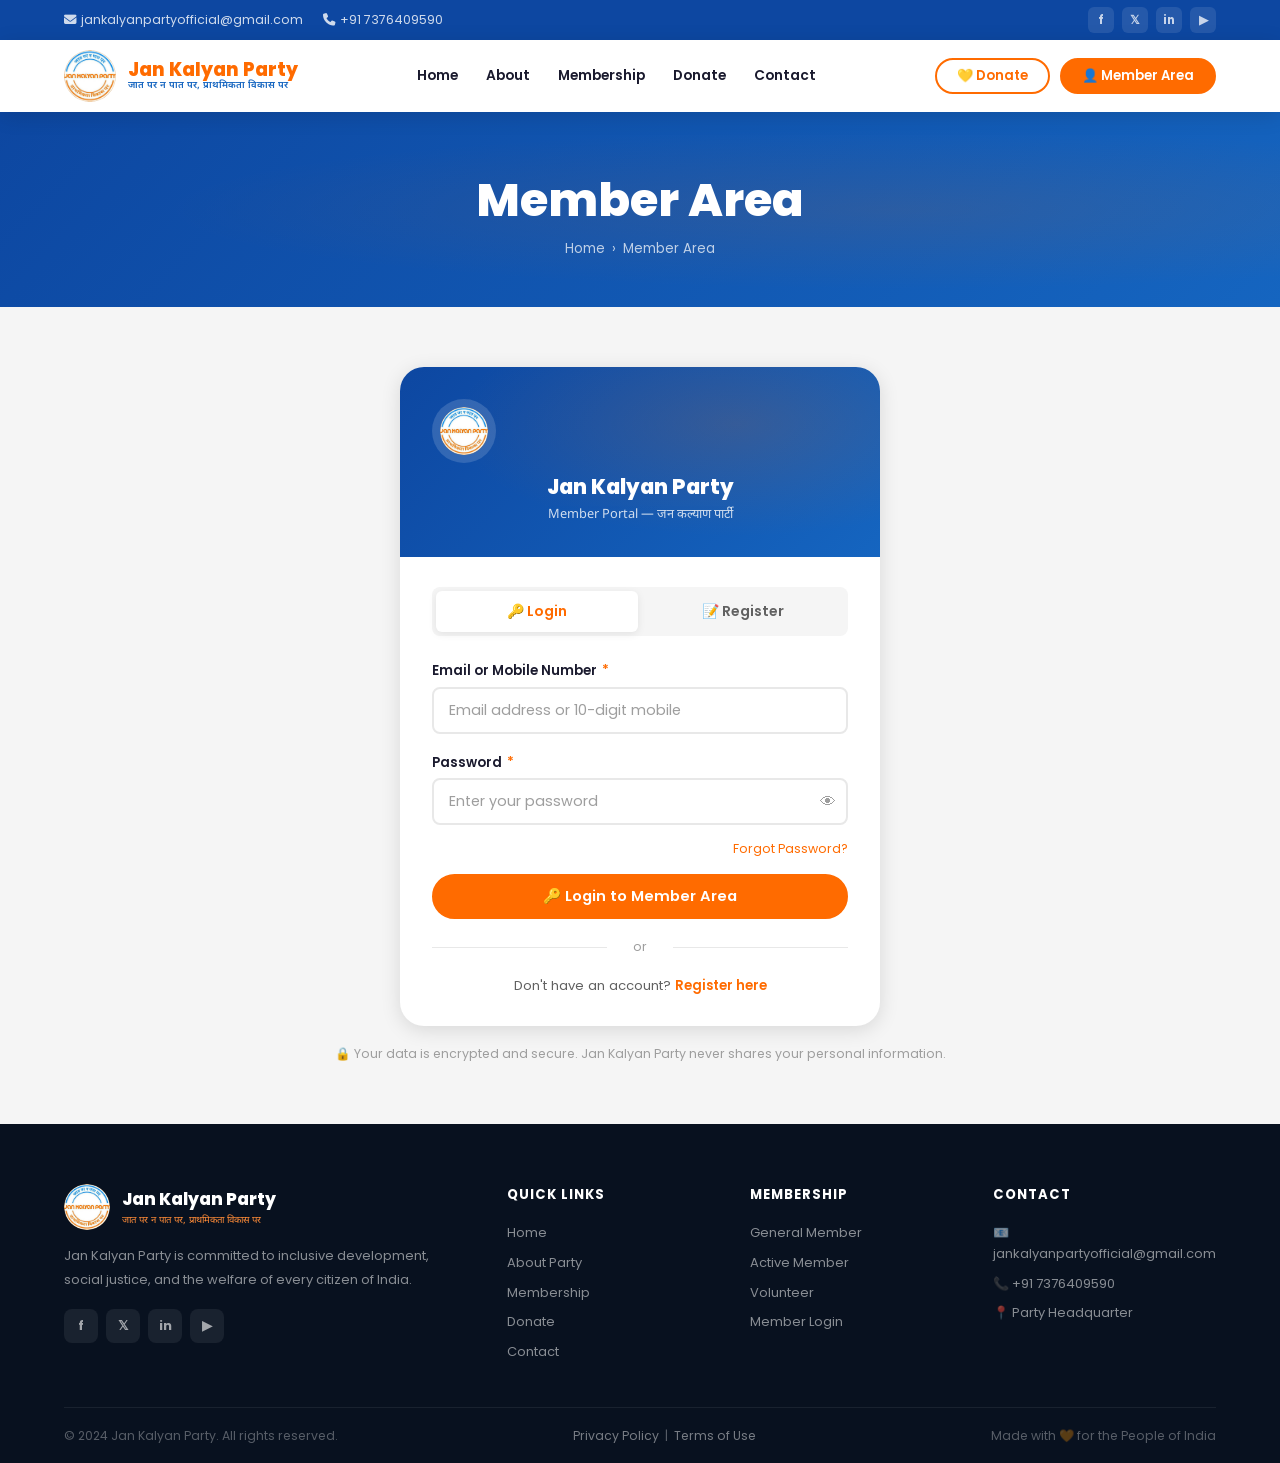
<file: member-area.html>
<!DOCTYPE html>
<html lang="en">
<head>
  <meta charset="UTF-8">
  <meta name="viewport" content="width=device-width, initial-scale=1.0">
  <meta name="description" content="Jan Kalyan Party Member Area — Login or Register to access your member dashboard, ID card, and membership details.">
  <meta name="keywords" content="Jan Kalyan Party member login, member area, dashboard, membership ID">
  <title>Member Area — Jan Kalyan Party</title>
  <link rel="icon" type="image/png" href="assets/logo.png">
  <link rel="stylesheet" href="https://cdnjs.cloudflare.com/ajax/libs/font-awesome/6.5.0/css/all.min.css">
  <link rel="stylesheet" href="css/style.css">
  <style>
    /* ---- Member Area Page ---- */
    .member-area-wrap {
      min-height: 80vh;
      background: var(--gray-100);
      padding: 60px 0;
    }

    /* ---- Auth Card ---- */
    .auth-card {
      max-width: 480px;
      margin: 0 auto;
      background: var(--white);
      border-radius: var(--radius-lg);
      overflow: hidden;
      box-shadow: var(--shadow-md);
    }
    .auth-head {
      background: linear-gradient(135deg, var(--blue-dark), var(--blue));
      padding: 32px;
      text-align: center;
      color: white;
      position: relative;
      overflow: hidden;
    }
    .auth-head::before {
      content: '';
      position: absolute;
      inset: 0;
      background: radial-gradient(ellipse at 70% 30%, rgba(255,107,0,0.15), transparent 60%);
    }
    .auth-head img {
      width: 64px; height: 64px;
      object-fit: contain;
      border-radius: 50%;
      background: rgba(255,255,255,0.15);
      padding: 8px;
      margin-bottom: 12px;
      position: relative; z-index: 1;
    }
    .auth-head h2 {
      font-size: 1.3rem; font-weight: 800;
      position: relative; z-index: 1;
    }
    .auth-head p {
      font-size: 0.80rem; opacity: 0.80;
      margin-top: 5px;
      font-family: 'Noto Sans Devanagari', sans-serif;
      position: relative; z-index: 1;
    }
    .auth-body { padding: 30px 32px; }
    .auth-tabs {
      display: flex;
      background: var(--gray-100);
      border-radius: var(--radius-sm);
      padding: 4px; gap: 4px;
      margin-bottom: 24px;
    }
    .auth-tab {
      flex: 1; padding: 10px;
      border: none;
      background: transparent;
      border-radius: 6px;
      font-size: 0.875rem; font-weight: 600;
      cursor: pointer;
      transition: var(--transition);
      color: var(--gray-600);
      font-family: 'Poppins', sans-serif;
    }
    .auth-tab.active {
      background: var(--white);
      color: var(--orange);
      box-shadow: var(--shadow-sm);
    }
    .auth-form { display: none; }
    .auth-form.active { display: block; }

    /* Password input wrapper */
    .pwd-input-wrap { position: relative; }
    .pwd-input-wrap .form-control { padding-right: 44px; }
    .pwd-toggle {
      position: absolute;
      right: 12px; top: 50%;
      transform: translateY(-50%);
      background: none; border: none;
      cursor: pointer; font-size: 1rem;
      color: var(--gray-400); padding: 0;
    }
    /* Strength bar */
    .strength-bar-wrap {
      height: 4px;
      background: var(--gray-200);
      border-radius: 2px;
      margin-top: 6px;
      overflow: hidden;
    }
    #pwd-strength-bar {
      height: 100%; width: 0;
      border-radius: 2px;
      transition: all 0.3s ease;
    }
    #pwd-strength-label {
      font-size: 0.72rem;
      font-weight: 600;
      margin-top: 3px;
      display: block;
    }
    /* Divider */
    .auth-divider {
      text-align: center;
      position: relative;
      margin: 18px 0;
      color: var(--gray-400);
      font-size: 0.78rem;
    }
    .auth-divider::before,
    .auth-divider::after {
      content: '';
      position: absolute;
      top: 50%; width: 42%;
      height: 1px;
      background: var(--gray-200);
    }
    .auth-divider::before { left: 0; }
    .auth-divider::after  { right: 0; }
    .auth-link {
      text-align: center;
      font-size: 0.82rem;
      color: var(--gray-600);
      margin-top: 14px;
    }
    .auth-link a { color: var(--orange); font-weight: 600; }

    /* ---- DASHBOARD ---- */
    .dashboard-wrap { display: none; }
    .dashboard-wrap.active { display: block; }

    .dash-header {
      background: linear-gradient(135deg, var(--blue-dark), var(--blue));
      border-radius: var(--radius-lg);
      padding: 28px 32px;
      color: white;
      display: flex;
      align-items: center;
      justify-content: space-between;
      flex-wrap: wrap;
      gap: 16px;
      margin-bottom: 26px;
      box-shadow: var(--shadow-blue);
      position: relative;
      overflow: hidden;
    }
    .dash-header::before {
      content: '';
      position: absolute; inset: 0;
      background: radial-gradient(ellipse at 80% 30%, rgba(255,107,0,0.12), transparent 55%);
    }
    .dash-header-left { position: relative; z-index: 1; }
    .dash-welcome {
      font-size: 1.4rem; font-weight: 800; line-height: 1.2;
    }
    .dash-welcome span { color: var(--orange-light); }
    .dash-meta { font-size: 0.82rem; opacity: 0.75; margin-top: 5px; }
    .dash-header-right {
      display: flex; gap: 10px; flex-wrap: wrap;
      position: relative; z-index: 1;
    }

    /* Quick stats */
    .dash-stats {
      display: grid;
      grid-template-columns: repeat(4,1fr);
      gap: 16px;
      margin-bottom: 26px;
    }
    .dash-stat-card {
      background: var(--white);
      border-radius: var(--radius-md);
      padding: 20px;
      box-shadow: var(--shadow-sm);
      display: flex;
      align-items: center;
      gap: 14px;
      transition: var(--transition);
    }
    .dash-stat-card:hover { box-shadow: var(--shadow-md); transform: translateY(-2px); }
    .dash-stat-icon {
      width: 48px; height: 48px;
      border-radius: var(--radius-sm);
      display: flex; align-items: center; justify-content: center;
      font-size: 1.4rem; flex-shrink: 0;
    }
    .dash-stat-icon.blue   { background: var(--blue-pale);   }
    .dash-stat-icon.orange { background: var(--orange-pale);  }
    .dash-stat-icon.green  { background: #E8F5E9; }
    .dash-stat-icon.purple { background: #F3E5F5; }
    .dash-stat-val   { font-size: 1.05rem; font-weight: 800; color: var(--text-dark); line-height: 1.2; }
    .dash-stat-label { font-size: 0.72rem; color: var(--gray-600); margin-top: 2px; }

    /* Main dashboard grid */
    .dash-grid {
      display: grid;
      grid-template-columns: 3fr 2fr;
      gap: 20px;
    }
    .dash-card {
      background: var(--white);
      border-radius: var(--radius-md);
      padding: 24px;
      box-shadow: var(--shadow-sm);
    }
    .dash-card-title {
      font-size: 0.96rem; font-weight: 700;
      color: var(--text-dark);
      margin-bottom: 18px;
      display: flex; align-items: center; gap: 8px;
      padding-bottom: 12px;
      border-bottom: 2px solid var(--gray-100);
    }
    .dash-title-icon {
      width: 30px; height: 30px;
      background: var(--orange-pale);
      border-radius: var(--radius-sm);
      display: flex; align-items: center; justify-content: center;
      color: var(--orange); font-size: 0.86rem;
    }
    .info-row {
      display: flex;
      justify-content: space-between;
      align-items: center;
      padding: 10px 0;
      border-bottom: 1px solid var(--gray-100);
      font-size: 0.86rem;
    }
    .info-row:last-child { border-bottom: none; }
    .info-label { color: var(--gray-600); }
    .info-val   { font-weight: 600; color: var(--text-dark); text-align: right; }
    .badge-active  {
      display: inline-flex; align-items: center; gap: 4px;
      padding: 3px 10px; border-radius: 50px;
      font-size: 0.72rem; font-weight: 700;
      background: #E8F5E9; color: #2E7D32;
    }
    .badge-pending {
      display: inline-flex; align-items: center; gap: 4px;
      padding: 3px 10px; border-radius: 50px;
      font-size: 0.72rem; font-weight: 700;
      background: #FFF3E0; color: #E65100;
    }
    .badge-registered {
      display: inline-flex; align-items: center; gap: 4px;
      padding: 3px 10px; border-radius: 50px;
      font-size: 0.72rem; font-weight: 700;
      background: var(--blue-pale); color: var(--blue-dark);
    }

    /* Join prompt */
    .join-prompt {
      background: linear-gradient(135deg, var(--orange-pale), white);
      border: 2px dashed rgba(255,107,0,0.3);
      border-radius: var(--radius-md);
      padding: 24px;
      text-align: center;
      margin-top: 16px;
    }
    .join-prompt-icon  { font-size: 2rem; margin-bottom: 10px; }
    .join-prompt-title { font-size: 1rem; font-weight: 700; color: var(--text-dark); margin-bottom: 6px; }
    .join-prompt-desc  { font-size: 0.82rem; color: var(--gray-600); margin-bottom: 16px; }

    /* Activity feed */
    .activity-feed { display: flex; flex-direction: column; gap: 12px; }
    .activity-item {
      display: flex; align-items: flex-start; gap: 12px;
      padding: 12px;
      background: var(--gray-100);
      border-radius: var(--radius-sm);
      font-size: 0.82rem;
    }
    .activity-icon {
      width: 32px; height: 32px;
      border-radius: 50%;
      background: var(--orange-pale);
      display: flex; align-items: center; justify-content: center;
      font-size: 0.85rem;
      flex-shrink: 0;
    }
    .activity-text { color: var(--text-mid); line-height: 1.5; }
    .activity-time { font-size: 0.70rem; color: var(--gray-400); margin-top: 2px; }

    /* Responsive */
    @media (max-width: 900px) {
      .dash-grid  { grid-template-columns: 1fr; }
      .dash-stats { grid-template-columns: repeat(2,1fr); }
    }
    @media (max-width: 600px) {
      .auth-body  { padding: 22px 18px; }
      .dash-stats { grid-template-columns: repeat(2,1fr); }
      .dash-header { padding: 20px; }
      .dash-header-right { width: 100%; }
      .dash-card  { padding: 18px; }
    }
    @media (max-width: 380px) {
      .dash-stats { grid-template-columns: 1fr 1fr; }
    }
  </style>
</head>
<body>

<div id="progress-bar"></div>

<!-- ===== TOP BAR ===== -->
<div class="top-bar">
  <div class="container top-bar-inner">
    <div class="top-bar-left">
      <a href="mailto:jankalyanpartyofficial@gmail.com"><i class="fa fa-envelope"></i> jankalyanpartyofficial@gmail.com</a>
      <a href="tel:+917376409590"><i class="fa fa-phone"></i> +91 7376409590</a>
    </div>
    <div class="top-bar-right">
      <a href="https://facebook.com/jankalyanparty"  target="_blank" rel="noopener" class="top-bar-social">f</a>
      <a href="https://twitter.com/jankalyanparty"   target="_blank" rel="noopener" class="top-bar-social">𝕏</a>
      <a href="https://instagram.com/jankalyanparty" target="_blank" rel="noopener" class="top-bar-social">in</a>
      <a href="https://youtube.com/@jankalyanparty"  target="_blank" rel="noopener" class="top-bar-social">▶</a>
    </div>
  </div>
</div>

<!-- ===== HEADER ===== -->
<header>
  <div class="container nav-inner">
    <a href="index.html" class="nav-logo">
      <img src="assets/logo.png" alt="Jan Kalyan Party Logo">
      <div class="nav-logo-text">
        <div class="party-name">Jan Kalyan Party</div>
        <div class="party-slogan">जात पर न पात पर, प्राथमिकता विकास पर</div>
      </div>
    </a>
    <ul class="nav-links">
      <li><a href="index.html">Home</a></li>
      <li><a href="about.html">About</a></li>
      <li><a href="membership.html">Membership</a></li>
      <li><a href="donation.html">Donate</a></li>
      <li><a href="contact.html">Contact</a></li>
    </ul>
    <div class="nav-actions">
      <a href="donation.html"    class="btn btn-outline-orange btn-sm">💛 Donate</a>
      <a href="member-area.html" class="btn btn-orange btn-sm active">👤 Member Area</a>
    </div>
    <button class="hamburger" aria-label="Toggle menu" aria-expanded="false">
      <span></span><span></span><span></span>
    </button>
  </div>
</header>

<!-- ===== MOBILE NAV ===== -->
<nav class="mobile-nav" aria-label="Mobile navigation">
  <ul class="mobile-nav-links">
    <li><a href="index.html">🏠 Home</a></li>
    <li><a href="about.html">🏛️ About</a></li>
    <li><a href="membership.html">🪪 Membership</a></li>
    <li><a href="donation.html">💛 Donate</a></li>
    <li><a href="contact.html">📞 Contact</a></li>
  </ul>
  <div class="mobile-nav-actions">
    <a href="member-area.html" class="btn btn-orange btn-full">👤 Member Area</a>
    <a href="donation.html"    class="btn btn-outline-orange btn-full">💛 Donate Now</a>
  </div>
</nav>

<!-- ===== PAGE HERO ===== -->
<section class="page-hero">
  <div class="container">
    <h1 class="page-hero-title">Member Area</h1>
    <div class="page-hero-crumb">
      <a href="index.html">Home</a> <span>›</span> <span>Member Area</span>
    </div>
  </div>
</section>

<!-- ===== MAIN CONTENT ===== -->
<div class="member-area-wrap">
  <div class="container">

    <!-- ========================
         AUTH CARD (Login / Register)
         ======================== -->
    <div id="auth-card">
      <div class="auth-card">

        <!-- Header -->
        <div class="auth-head">
          <img src="assets/logo.png" alt="Jan Kalyan Party Logo">
          <h2>Jan Kalyan Party</h2>
          <p>Member Portal — जन कल्याण पार्टी</p>
        </div>

        <!-- Tabs -->
        <div class="auth-body">
          <div class="auth-tabs">
            <button class="auth-tab active" id="tab-login">🔑 Login</button>
            <button class="auth-tab" id="tab-register">📝 Register</button>
          </div>

          <!-- ===== LOGIN FORM ===== -->
          <div class="auth-form active" id="login-form">
            <form id="login-form-el" data-protected novalidate autocomplete="off">

              <div class="form-group">
                <label class="form-label">Email or Mobile Number <span class="req">*</span></label>
                <input type="text" name="login_identifier" class="form-control"
                       placeholder="Email address or 10-digit mobile" maxlength="254">
                <div class="form-error"></div>
              </div>

              <div class="form-group">
                <label class="form-label">Password <span class="req">*</span></label>
                <div class="pwd-input-wrap">
                  <input type="password" name="login_password" id="login_password"
                         class="form-control" placeholder="Enter your password" maxlength="128">
                  <button type="button" class="pwd-toggle" data-target="login_password">👁</button>
                </div>
                <div class="form-error"></div>
              </div>

              <div style="text-align:right;margin-top:-8px;margin-bottom:14px;">
                <a href="#" style="font-size:0.78rem;color:var(--orange);">Forgot Password?</a>
              </div>

              <button type="submit" class="btn btn-orange btn-full">
                🔑 Login to Member Area
              </button>

              <div class="auth-divider">or</div>

              <div class="auth-link">
                Don't have an account?
                <a href="#" id="go-to-register">Register here</a>
              </div>

            </form>
          </div>

          <!-- ===== REGISTER FORM ===== -->
          <div class="auth-form" id="register-form">
            <form id="register-form-el" data-protected novalidate autocomplete="off">

              <div class="form-row">
                <div class="form-group">
                  <label class="form-label">Full Name <span class="req">*</span></label>
                  <input type="text" name="reg_name" class="form-control"
                         placeholder="Your full name" maxlength="100">
                  <div class="form-error"></div>
                </div>
                <div class="form-group">
                  <label class="form-label">Mobile Number <span class="req">*</span></label>
                  <input type="tel" name="reg_phone" class="form-control"
                         placeholder="10-digit mobile" maxlength="10">
                  <div class="form-error"></div>
                </div>
              </div>

              <div class="form-group">
                <label class="form-label">Email Address <span class="req">*</span></label>
                <input type="email" name="reg_email" class="form-control"
                       placeholder="yourname@email.com" maxlength="254">
                <div class="form-error"></div>
              </div>

              <div class="form-row">
                <div class="form-group">
                  <label class="form-label">State <span class="req">*</span></label>
                  <select name="reg_state" class="form-control">
                    <option value="">Select State</option>
                  </select>
                  <div class="form-error"></div>
                </div>
                <div class="form-group">
                  <label class="form-label">District</label>
                  <input type="text" name="reg_district" class="form-control"
                         placeholder="Your district" maxlength="60">
                  <div class="form-error"></div>
                </div>
              </div>

              <div class="form-group">
                <label class="form-label">Create Password <span class="req">*</span></label>
                <div class="pwd-input-wrap">
                  <input type="password" name="reg_password" id="reg_password"
                         class="form-control" placeholder="Min. 8 characters" maxlength="128">
                  <button type="button" class="pwd-toggle" data-target="reg_password">👁</button>
                </div>
                <div class="strength-bar-wrap">
                  <div id="pwd-strength-bar"></div>
                </div>
                <span id="pwd-strength-label"></span>
                <div class="form-error"></div>
              </div>

              <div class="form-group">
                <label class="form-label">Confirm Password <span class="req">*</span></label>
                <div class="pwd-input-wrap">
                  <input type="password" name="reg_confirm_password" id="reg_confirm_password"
                         class="form-control" placeholder="Re-enter password" maxlength="128">
                  <button type="button" class="pwd-toggle" data-target="reg_confirm_password">👁</button>
                </div>
                <div class="form-error"></div>
              </div>

              <div class="form-check">
                <input type="checkbox" name="reg_agree" id="reg-agree">
                <label class="form-check-label" for="reg-agree">
                  I agree to the <a href="#" target="_blank">Terms & Conditions</a>
                  and <a href="#" target="_blank">Privacy Policy</a> of Jan Kalyan Party.
                </label>
              </div>

              <button type="submit" class="btn btn-orange btn-full" style="margin-top:18px;">
                📝 Create Account
              </button>

              <div class="auth-divider">or</div>

              <div class="auth-link">
                Already have an account?
                <a href="#" id="go-to-login">Login here</a>
              </div>

            </form>
          </div>

        </div><!-- /auth-body -->
      </div><!-- /auth-card -->

      <!-- Below card note -->
      <p style="text-align:center;margin-top:18px;font-size:0.78rem;color:var(--gray-400);">
        🔒 Your data is encrypted and secure. Jan Kalyan Party never shares your personal information.
      </p>
    </div><!-- /auth-card wrapper -->


    <!-- ========================
         DASHBOARD (shown after login)
         ======================== -->
    <div id="dashboard-wrap" class="dashboard-wrap">

      <!-- Header -->
      <div class="dash-header">
        <div class="dash-header-left">
          <div class="dash-welcome">
            Welcome back, <span id="dash-welcome-name">Member</span>! 👋
          </div>
          <div class="dash-meta">
            Jan Kalyan Party Member Portal &nbsp;|&nbsp;
            <span id="dash-membership-type">—</span>
          </div>
        </div>
        <div class="dash-header-right">
          <a href="membership.html" class="btn btn-outline-white btn-sm">🪪 Upgrade Membership</a>
          <button id="logout-btn" class="btn btn-sm"
                  style="background:rgba(255,255,255,0.15);color:white;border-color:rgba(255,255,255,0.4);">
            🚪 Logout
          </button>
        </div>
      </div>

      <!-- Quick Stats -->
      <div class="dash-stats">
        <div class="dash-stat-card">
          <div class="dash-stat-icon orange">🪪</div>
          <div>
            <div class="dash-stat-val" id="dash-member-id" style="font-size:0.82rem;letter-spacing:1px;">—</div>
            <div class="dash-stat-label">Member ID</div>
          </div>
        </div>
        <div class="dash-stat-card">
          <div class="dash-stat-icon blue">📋</div>
          <div>
            <div class="dash-stat-val" id="dash-status-stat">—</div>
            <div class="dash-stat-label">Account Status</div>
          </div>
        </div>
        <div class="dash-stat-card">
          <div class="dash-stat-icon green">📅</div>
          <div>
            <div class="dash-stat-val" id="dash-joined-stat" style="font-size:0.82rem;">—</div>
            <div class="dash-stat-label">Member Since</div>
          </div>
        </div>
        <div class="dash-stat-card">
          <div class="dash-stat-icon purple">🏆</div>
          <div>
            <div class="dash-stat-val" id="dash-type-stat">—</div>
            <div class="dash-stat-label">Membership Type</div>
          </div>
        </div>
      </div>

      <!-- Main Grid -->
      <div class="dash-grid">

        <!-- LEFT: Profile + ID Card -->
        <div>
          <!-- Profile Card -->
          <div class="dash-card mb-3" style="margin-bottom:20px;">
            <div class="dash-card-title">
              <div class="dash-title-icon">👤</div>
              My Profile
            </div>
            <div class="info-rows">
              <div class="info-row">
                <span class="info-label">Full Name</span>
                <span class="info-val" id="dash-name">—</span>
              </div>
              <div class="info-row">
                <span class="info-label">Email Address</span>
                <span class="info-val" id="dash-email">—</span>
              </div>
              <div class="info-row">
                <span class="info-label">Mobile Number</span>
                <span class="info-val" id="dash-phone">—</span>
              </div>
              <div class="info-row">
                <span class="info-label">State</span>
                <span class="info-val" id="dash-state">—</span>
              </div>
              <div class="info-row">
                <span class="info-label">District</span>
                <span class="info-val" id="dash-district">—</span>
              </div>
              <div class="info-row">
                <span class="info-label">Member Since</span>
                <span class="info-val" id="dash-joined">—</span>
              </div>
              <div class="info-row">
                <span class="info-label">Status</span>
                <span class="info-val" id="dash-status">—</span>
              </div>
            </div>
          </div>

          <!-- ID Card -->
          <div class="dash-card">
            <div class="dash-card-title">
              <div class="dash-title-icon">🪪</div>
              My Membership ID Card
            </div>
            <div id="dash-id-card">
              <!-- Populated by auth.js populateDashboard() -->
              <div style="text-align:center;padding:24px;color:var(--gray-600);">
                <p style="font-size:2rem;">🪪</p>
                <p style="font-weight:600;margin-top:8px;">Loading your ID card...</p>
              </div>
            </div>
          </div>
        </div>

        <!-- RIGHT: Activity + Join Prompt -->
        <div>
          <!-- Join Membership Prompt (shown if no membership) -->
          <div id="dash-join-prompt" class="dash-card" style="margin-bottom:20px;">
            <div class="join-prompt">
              <div class="join-prompt-icon">🪪</div>
              <div class="join-prompt-title">Get Your Official Membership</div>
              <div class="join-prompt-desc">
                You're registered but haven't joined as a Member or Volunteer yet.
                Register now to get your official ID card!
              </div>
              <div style="display:flex;gap:10px;flex-wrap:wrap;justify-content:center;">
                <a href="membership.html#general"   class="btn btn-blue btn-sm">🔵 General Member</a>
                <a href="membership.html#active"    class="btn btn-orange btn-sm">🟠 Active Member</a>
                <a href="membership.html#volunteer" class="btn btn-green btn-sm">🟢 Volunteer</a>
              </div>
            </div>
          </div>

          <!-- Recent Activity -->
          <div class="dash-card">
            <div class="dash-card-title">
              <div class="dash-title-icon">📋</div>
              Recent Activity
            </div>
            <div class="activity-feed" id="activity-feed">
              <div class="activity-item">
                <div class="activity-icon">🔑</div>
                <div>
                  <div class="activity-text">You logged in to your member account.</div>
                  <div class="activity-time" id="activity-login-time">Just now</div>
                </div>
              </div>
              <div class="activity-item">
                <div class="activity-icon">📝</div>
                <div>
                  <div class="activity-text">Account registered with Jan Kalyan Party.</div>
                  <div class="activity-time" id="activity-joined-time">—</div>
                </div>
              </div>
              <div class="activity-item" id="activity-membership-row" style="display:none;">
                <div class="activity-icon">🪪</div>
                <div>
                  <div class="activity-text" id="activity-membership-text">Membership registered.</div>
                  <div class="activity-time" id="activity-membership-time">—</div>
                </div>
              </div>
            </div>
          </div>

          <!-- Quick Links Card -->
          <div class="dash-card" style="margin-top:20px;">
            <div class="dash-card-title">
              <div class="dash-title-icon">🔗</div>
              Quick Links
            </div>
            <div style="display:flex;flex-direction:column;gap:10px;">
              <a href="membership.html" class="btn btn-outline-orange btn-sm btn-full">
                🪪 Membership Registration
              </a>
              <a href="donation.html" class="btn btn-outline-orange btn-sm btn-full">
                💛 Make a Donation
              </a>
              <a href="contact.html" class="btn btn-outline-orange btn-sm btn-full">
                📞 Contact the Party
              </a>
              <a href="about.html" class="btn btn-outline-orange btn-sm btn-full">
                🏛️ About Jan Kalyan Party
              </a>
            </div>
          </div>

        </div><!-- /right col -->
      </div><!-- /dash-grid -->
    </div><!-- /dashboard-wrap -->

  </div><!-- /container -->
</div><!-- /member-area-wrap -->


<!-- ===== FOOTER ===== -->
<footer>
  <div class="container">
    <div class="footer-grid">
      <div>
        <div class="footer-brand">
          <img src="assets/logo.png" alt="Jan Kalyan Party Logo">
          <div>
            <div class="footer-brand-name">Jan Kalyan Party</div>
            <div class="footer-brand-slogan hindi">जात पर न पात पर, प्राथमिकता विकास पर</div>
          </div>
        </div>
        <p class="footer-desc">Jan Kalyan Party is committed to inclusive development, social justice, and the welfare of every citizen of India.</p>
        <div class="footer-socials">
          <a href="https://facebook.com/jankalyanparty"  target="_blank" rel="noopener" class="footer-social-btn">f</a>
          <a href="https://twitter.com/jankalyanparty"   target="_blank" rel="noopener" class="footer-social-btn">𝕏</a>
          <a href="https://instagram.com/jankalyanparty" target="_blank" rel="noopener" class="footer-social-btn">in</a>
          <a href="https://youtube.com/@jankalyanparty"  target="_blank" rel="noopener" class="footer-social-btn">▶</a>
        </div>
      </div>
      <div>
        <div class="footer-col-title">Quick Links</div>
        <ul class="footer-links">
          <li><a href="index.html">Home</a></li>
          <li><a href="about.html">About Party</a></li>
          <li><a href="membership.html">Membership</a></li>
          <li><a href="donation.html">Donate</a></li>
          <li><a href="contact.html">Contact</a></li>
        </ul>
      </div>
      <div>
        <div class="footer-col-title">Membership</div>
        <ul class="footer-links">
          <li><a href="membership.html#general">General Member</a></li>
          <li><a href="membership.html#active">Active Member</a></li>
          <li><a href="membership.html#volunteer">Volunteer</a></li>
          <li><a href="member-area.html">Member Login</a></li>
        </ul>
      </div>
      <div>
        <div class="footer-col-title">Contact</div>
        <ul class="footer-links">
          <li><a href="mailto:jankalyanpartyofficial@gmail.com">📧 jankalyanpartyofficial@gmail.com</a></li>
          <li><a href="tel:+917376409590">📞 +91 7376409590</a></li>
          <li><a href="contact.html#map">📍 Party Headquarter</a></li>
        </ul>
      </div>
    </div>
    <div class="footer-bottom">
      <span>© 2024 Jan Kalyan Party. All rights reserved.</span>
      <span><a href="#">Privacy Policy</a> &nbsp;|&nbsp; <a href="#">Terms of Use</a></span>
      <span>Made with 🧡 for the People of India</span>
    </div>
  </div>
</footer>

<button id="back-to-top" aria-label="Back to top">↑</button>
<div class="toast-wrap"></div>

<!-- Scripts -->
<script src="js/security.js"></script>
<script src="js/main.js"></script>
<script src="js/auth.js"></script>
<script>
/* ---- Wire login & register forms to auth.js ---- */
document.addEventListener('DOMContentLoaded', () => {

  const authCardWrap  = document.getElementById('auth-card');
  const dashWrap      = document.getElementById('dashboard-wrap');
  const loginFormEl   = document.getElementById('login-form-el');
  const registerFormEl= document.getElementById('register-form-el');
  const tabLogin      = document.getElementById('tab-login');
  const tabRegister   = document.getElementById('tab-register');
  const loginPane     = document.getElementById('login-form');
  const registerPane  = document.getElementById('register-form');
  const logoutBtn     = document.getElementById('logout-btn');
  const goToReg       = document.getElementById('go-to-register');
  const goToLogin     = document.getElementById('go-to-login');

  // Check session
  const session = getSession();
  if (session && validateSessionIntegrity()) {
    showDashboard();
    populateDashboard();
    populateActivityFeed(session);
  }

  // Tab switching
  tabLogin?.addEventListener('click',    () => switchTab('login'));
  tabRegister?.addEventListener('click', () => switchTab('register'));
  goToReg?.addEventListener('click',     (e) => { e.preventDefault(); switchTab('register'); });
  goToLogin?.addEventListener('click',   (e) => { e.preventDefault(); switchTab('login'); });

  function switchTab(tab) {
    if (tab === 'login') {
      tabLogin.classList.add('active');
      tabRegister.classList.remove('active');
      loginPane.classList.add('active');
      registerPane.classList.remove('active');
    } else {
      tabRegister.classList.add('active');
      tabLogin.classList.remove('active');
      registerPane.classList.add('active');
      loginPane.classList.remove('active');
    }
  }

  // Login submit
  if (loginFormEl) {
    Validator.attachLiveClear(loginFormEl);
    loginFormEl.addEventListener('submit', async (e) => {
      e.preventDefault();
      const btn = loginFormEl.querySelector('[type="submit"]');
      SubmitGuard.lockButton(btn, 'Logging in...');
      const result = await Login.submit(loginFormEl);
      if (result && result.success) {
        showDashboard();
        populateDashboard();
        populateActivityFeed(getSession());
      } else {
        SubmitGuard.unlockButton(btn);
      }
    });
  }

  // Register submit
  if (registerFormEl) {
    Validator.attachLiveClear(registerFormEl);
    PasswordChecker.attach('reg_password', 'pwd-strength-bar', 'pwd-strength-label');
    Honeypot.inject(registerFormEl);
    SubmitTimeGuard.stamp(registerFormEl);

    registerFormEl.addEventListener('submit', async (e) => {
      e.preventDefault();
      const btn = registerFormEl.querySelector('[type="submit"]');
      SubmitGuard.lockButton(btn, 'Creating account...');
      const result = await Registration.submit(registerFormEl);
      if (result && result.success) {
        showDashboard();
        populateDashboard();
        populateActivityFeed(getSession());
      } else {
        SubmitGuard.unlockButton(btn);
      }
    });
  }

  // Logout
  logoutBtn?.addEventListener('click', logout);

  function showDashboard() {
    if (authCardWrap) authCardWrap.style.display = 'none';
    if (dashWrap) {
      dashWrap.style.display = 'block';
      dashWrap.classList.add('active');
    }
  }
});

/* ---- Populate activity feed ---- */
function populateActivityFeed(session) {
  if (!session) return;

  const loginTimeEl   = document.getElementById('activity-login-time');
  const joinedTimeEl  = document.getElementById('activity-joined-time');
  const memRow        = document.getElementById('activity-membership-row');
  const memText       = document.getElementById('activity-membership-text');
  const memTimeEl     = document.getElementById('activity-membership-time');

  if (loginTimeEl)  loginTimeEl.textContent  = 'Just now — ' + new Date().toLocaleTimeString('en-IN');
  if (joinedTimeEl) joinedTimeEl.textContent  = session.joinedDate || '—';

  if (session.memberId || session.volunteerId) {
    if (memRow)   memRow.style.display = 'flex';
    if (memText)  memText.textContent  =
      session.membershipType === 'volunteer'
        ? 'Registered as a Volunteer.'
        : `Registered as ${session.membershipType === 'active' ? 'Active' : 'General'} Member.`;
    if (memTimeEl) memTimeEl.textContent = session.joinedDate || '—';
  }

  // Populate quick stats
  const statusStatEl = document.getElementById('dash-status-stat');
  const joinedStatEl = document.getElementById('dash-joined-stat');
  const typeStatEl   = document.getElementById('dash-type-stat');

  if (statusStatEl) {
    const hasMem = session.memberId || session.volunteerId;
    statusStatEl.innerHTML = hasMem
      ? '<span class="badge-active">✓ Active</span>'
      : '<span class="badge-registered">● Registered</span>';
  }
  if (joinedStatEl) joinedStatEl.textContent = session.joinedDate || '—';
  if (typeStatEl) {
    const labels = { general: 'General', active: 'Active', volunteer: 'Volunteer' };
    typeStatEl.textContent = labels[session.membershipType] || 'Not yet joined';
  }
}
</script>
</body>
</html>
</file>
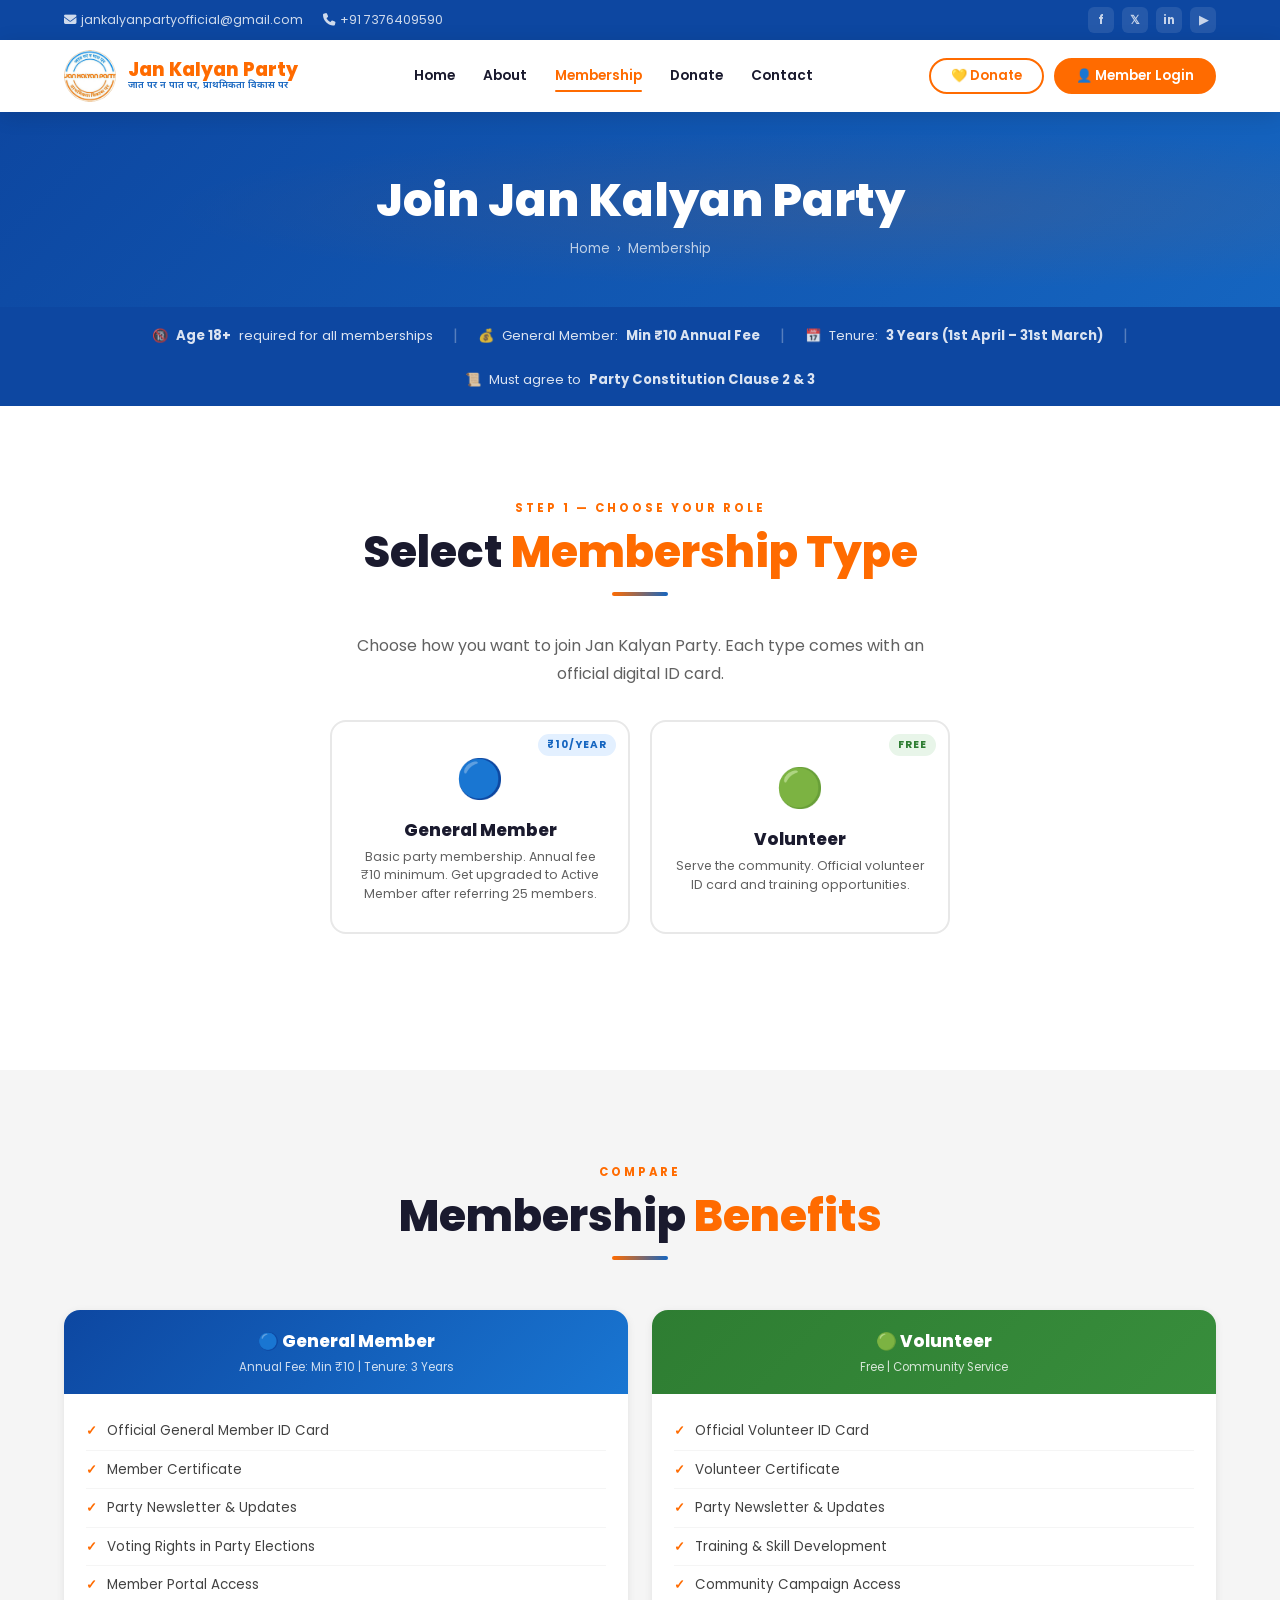
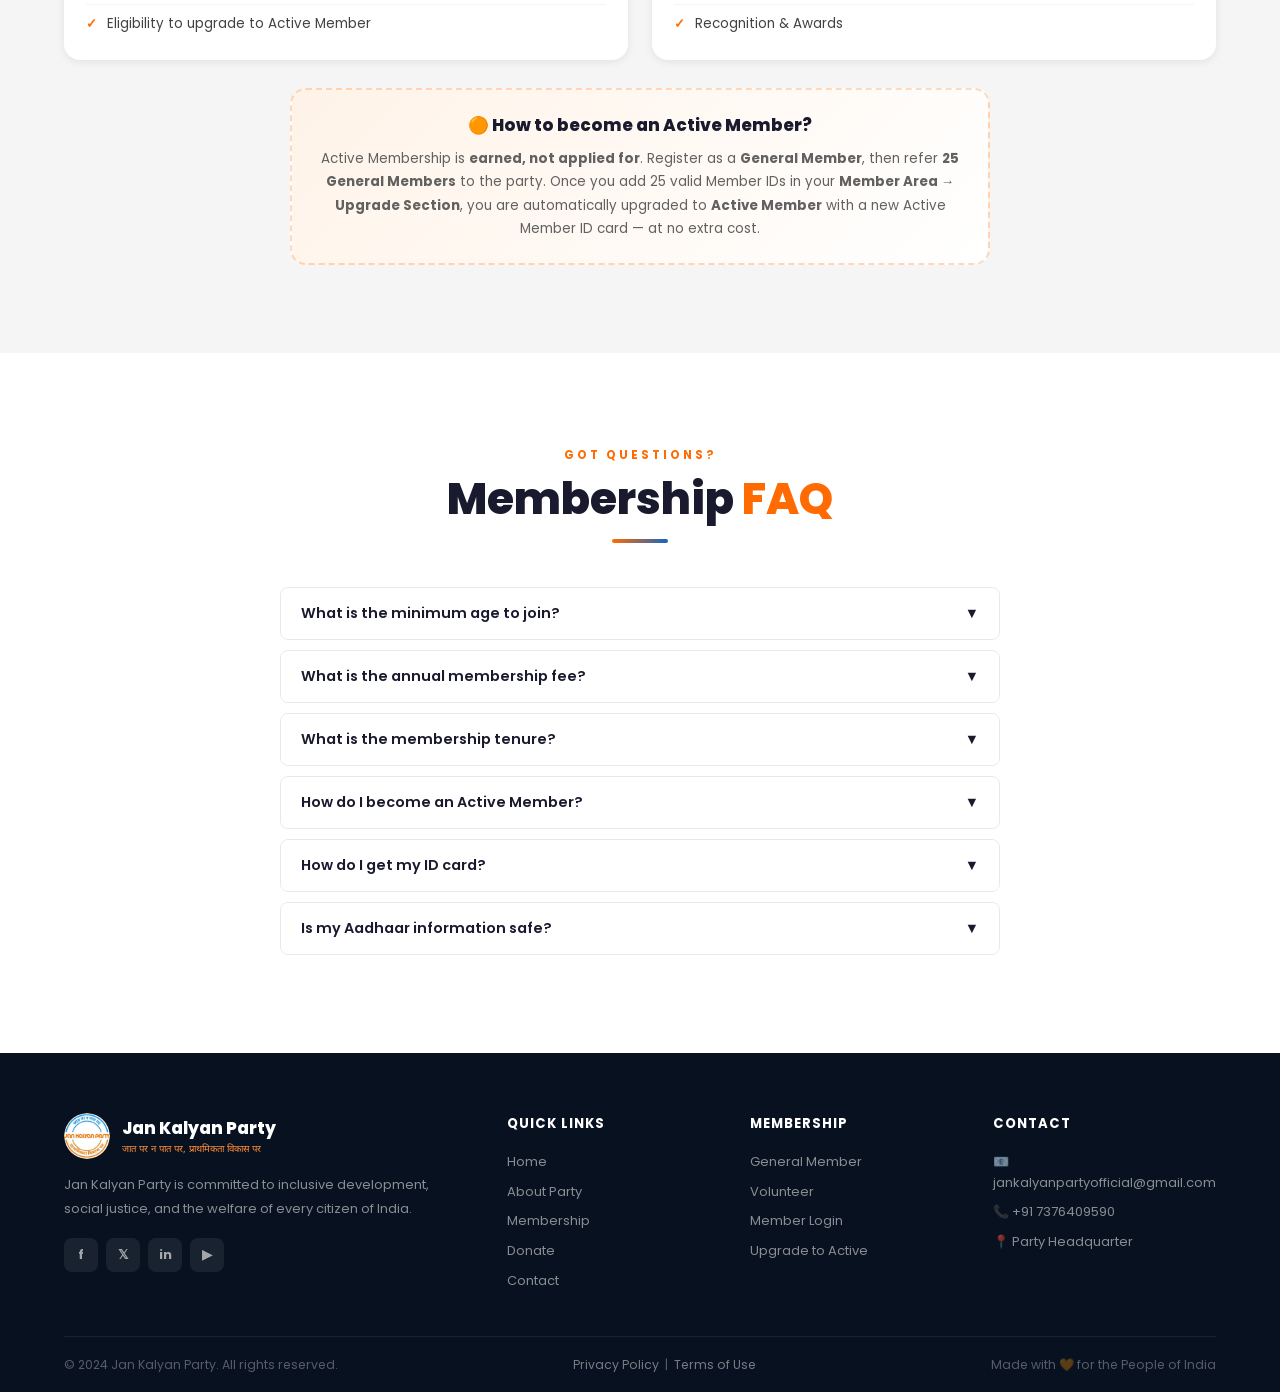
<file: membership.html>
<!DOCTYPE html>
<html lang="en">
<head>
  <meta charset="UTF-8">
  <meta name="viewport" content="width=device-width, initial-scale=1.0">
  <meta name="description" content="Join Jan Kalyan Party — Register as General Member or Volunteer and get your official digital ID card.">
  <title>Membership — Jan Kalyan Party</title>
  <link rel="icon" type="image/png" href="assets/logo.png">
  <link rel="stylesheet" href="https://cdnjs.cloudflare.com/ajax/libs/font-awesome/6.5.0/css/all.min.css">
  <link rel="stylesheet" href="css/style.css">
  <style>
    /* Membership Type Selector */
    .mem-type-selector { display:flex; gap:20px; justify-content:center; flex-wrap:wrap; margin-bottom:48px; }
    .mem-type-btn {
      flex:1; min-width:220px; max-width:300px;
      padding:28px 22px; border-radius:var(--radius-md);
      border:2px solid var(--gray-200); background:var(--white);
      cursor:pointer; transition:var(--transition); text-align:center;
      font-family:'Poppins',sans-serif; position:relative; overflow:hidden;
    }
    .mem-type-btn.general.selected,  .mem-type-btn.general:hover  { border-color:var(--blue);  background:var(--blue-pale); }
    .mem-type-btn.volunteer.selected,.mem-type-btn.volunteer:hover { border-color:var(--green); background:#E8F5E9; }
    .mem-type-icon  { font-size:2.4rem; display:block; margin-bottom:10px; }
    .mem-type-title { font-size:1.05rem; font-weight:800; color:var(--text-dark); margin-bottom:5px; }
    .mem-type-desc  { font-size:0.78rem; color:var(--gray-600); line-height:1.5; }
    .mem-type-badge {
      position:absolute; top:12px; right:12px;
      font-size:0.65rem; font-weight:700; padding:3px 9px;
      border-radius:50px; text-transform:uppercase; letter-spacing:1px;
    }
    .general  .mem-type-badge { background:var(--blue-pale);  color:var(--blue);  }
    .volunteer .mem-type-badge{ background:#E8F5E9;           color:var(--green); }
    .selected-tick {
      position:absolute; top:12px; left:12px;
      width:22px; height:22px; background:var(--orange);
      border-radius:50%; display:none; align-items:center;
      justify-content:center; color:white; font-size:0.72rem; font-weight:700;
    }
    .mem-type-btn.selected .selected-tick { display:flex; }

    /* Form panels */
    .form-panel { display:none; }
    .form-panel.active { display:block; }
    .form-card { background:var(--white); border-radius:var(--radius-lg); box-shadow:var(--shadow-md); overflow:hidden; max-width:720px; margin:0 auto; }
    .form-card-header { padding:26px 34px 20px; color:white; }
    .form-card-header.blue  { background:linear-gradient(135deg,#0D47A1,#1565C0); }
    .form-card-header.green { background:linear-gradient(135deg,#2E7D32,#388E3C); }
    .form-card-title { font-size:1.3rem; font-weight:800; }
    .form-card-sub   { font-size:0.80rem; opacity:0.80; margin-top:4px; }
    .form-card-body  { padding:30px 34px; }

    /* Benefits banner */
    .benefits-banner { background:var(--gray-100); border-radius:var(--radius-sm); padding:12px 16px; margin-bottom:22px; display:flex; flex-wrap:wrap; gap:10px; }
    .benefit-item { display:flex; align-items:center; gap:6px; font-size:0.78rem; font-weight:600; color:var(--text-mid); }
    .benefit-item .tick { color:var(--orange); }

    /* Address section label */
    .address-section-label {
      font-size:0.78rem; font-weight:700; color:var(--gray-600);
      text-transform:uppercase; letter-spacing:1px;
      margin:20px 0 12px; padding-bottom:6px;
      border-bottom:2px dashed var(--gray-200);
      display:flex; align-items:center; gap:6px;
    }

    /* Fee input */
    .fee-input-wrap { position:relative; }
    .fee-input-wrap .rupee { position:absolute; left:13px; top:50%; transform:translateY(-50%); font-weight:700; color:var(--gray-600); font-size:0.95rem; }
    .fee-input-wrap input  { padding-left:28px; }
    .fee-note { font-size:0.75rem; color:var(--gray-500); margin-top:5px; }

    /* Success Modal */
    .success-modal-overlay {
      display:none; position:fixed; inset:0;
      background:rgba(0,0,0,0.60); z-index:3000;
      align-items:center; justify-content:center;
      padding:20px; backdrop-filter:blur(4px);
    }
    .success-modal-overlay.active { display:flex; }
    .success-modal-box {
      background:var(--white); border-radius:var(--radius-lg);
      width:100%; max-width:560px; max-height:92vh;
      overflow-y:auto; box-shadow:var(--shadow-lg);
      animation:modal-in 0.3s ease;
    }
    @keyframes modal-in { from{opacity:0;transform:scale(0.94) translateY(18px)} to{opacity:1;transform:scale(1) translateY(0)} }
    .success-modal-header {
      padding:20px 26px 16px; border-bottom:1px solid var(--gray-200);
      display:flex; align-items:center; justify-content:space-between;
      position:sticky; top:0; background:var(--white); z-index:1;
    }
    .success-modal-title { font-size:1.1rem; font-weight:800; color:var(--text-dark); }
    .success-modal-close {
      width:32px; height:32px; border:none;
      background:var(--gray-100); border-radius:50%;
      cursor:pointer; font-size:1rem; color:var(--gray-600);
      display:flex; align-items:center; justify-content:center;
      transition:var(--transition);
    }
    .success-modal-close:hover { background:var(--orange); color:white; }
    .success-modal-body { padding:22px 26px 28px; }

    /* Tenure info box */
    .tenure-info {
      background:var(--blue-pale); border-radius:var(--radius-sm);
      padding:12px 16px; margin-bottom:18px;
      font-size:0.82rem; color:var(--blue-dark);
      display:flex; align-items:flex-start; gap:8px;
    }

    /* Comparison table */
    .benefits-compare { display:grid; grid-template-columns:1fr 1fr; gap:24px; margin-top:50px; }
    .benefit-col { background:var(--white); border-radius:var(--radius-md); overflow:hidden; box-shadow:var(--shadow-sm); }
    .benefit-col-head { padding:18px 22px; color:white; text-align:center; }
    .benefit-col.general  .benefit-col-head { background:linear-gradient(135deg,#0D47A1,#1976D2); }
    .benefit-col.volunteer .benefit-col-head{ background:linear-gradient(135deg,#2E7D32,#388E3C); }
    .benefit-col-title { font-size:1.05rem; font-weight:800; }
    .benefit-col-sub   { font-size:0.72rem; opacity:0.80; margin-top:3px; }
    .benefit-col-body  { padding:18px 22px; }
    .benefit-row { display:flex; align-items:flex-start; gap:10px; padding:8px 0; border-bottom:1px solid var(--gray-100); font-size:0.84rem; color:var(--text-mid); }
    .benefit-row:last-child { border-bottom:none; }
    .benefit-row .chk { color:var(--orange); font-weight:700; flex-shrink:0; }

    /* Active upgrade info card */
    .active-info-card {
      background:linear-gradient(135deg,var(--orange-pale),white);
      border:2px solid rgba(255,107,0,0.2);
      border-radius:var(--radius-md); padding:28px;
      max-width:720px; margin:0 auto;
      text-align:center;
    }
    .active-info-icon  { font-size:2.5rem; margin-bottom:12px; }
    .active-info-title { font-size:1.2rem; font-weight:800; color:var(--text-dark); margin-bottom:8px; }
    .active-info-desc  { font-size:0.88rem; color:var(--gray-600); line-height:1.8; margin-bottom:20px; }
    .active-steps { display:flex; flex-direction:column; gap:10px; text-align:left; margin:16px 0; }
    .active-step  { display:flex; align-items:flex-start; gap:12px; padding:12px 16px; background:white; border-radius:var(--radius-sm); box-shadow:var(--shadow-sm); }
    .active-step-num { width:28px; height:28px; background:var(--orange); color:white; border-radius:50%; display:flex; align-items:center; justify-content:center; font-size:0.78rem; font-weight:800; flex-shrink:0; }
    .active-step-text { font-size:0.84rem; color:var(--text-mid); line-height:1.5; }

    /* Step Indicator */
    .mem-steps {
      display:flex; align-items:center; justify-content:center;
      gap:0; margin-bottom:40px; max-width:560px; margin-left:auto; margin-right:auto;
    }
    .mem-step-item {
      display:flex; align-items:center; gap:8px; flex:1; position:relative;
    }
    .mem-step-item::after {
      content:''; flex:1; height:2px;
      background:var(--gray-200); transition:var(--transition);
    }
    .mem-step-item:last-child::after { display:none; }
    .mem-step-item.done::after { background:var(--orange); }
    .mem-step-num {
      width:32px; height:32px; border-radius:50%;
      background:var(--gray-200); color:var(--gray-600);
      display:flex; align-items:center; justify-content:center;
      font-size:0.80rem; font-weight:800; flex-shrink:0;
      transition:var(--transition);
    }
    .mem-step-item.active .mem-step-num { background:var(--orange); color:white; box-shadow:0 0 0 4px rgba(255,107,0,0.15); }
    .mem-step-item.done   .mem-step-num { background:#4CAF50; color:white; }
    .mem-step-label {
      font-size:0.72rem; font-weight:600; color:var(--gray-400); white-space:nowrap;
    }
    .mem-step-item.active .mem-step-label { color:var(--orange); }
    .mem-step-item.done   .mem-step-label { color:#4CAF50; }

    /* Step panels */
    .step-panel { display:none; }
    .step-panel.active { display:block; }

    /* Step 3 summary card */
    .summary-card {
      background:var(--white); border-radius:var(--radius-lg);
      box-shadow:var(--shadow-md); overflow:hidden;
      max-width:720px; margin:0 auto;
    }
    .summary-head {
      background:linear-gradient(135deg,#0D47A1,#1565C0);
      padding:24px 32px; color:white;
    }
    .summary-head-title { font-size:1.25rem; font-weight:800; }
    .summary-head-sub   { font-size:0.80rem; opacity:0.80; margin-top:4px; }
    .summary-body { padding:28px 32px; }
    .summary-row {
      display:flex; justify-content:space-between; align-items:center;
      padding:10px 0; border-bottom:1px solid var(--gray-100); font-size:0.86rem;
    }
    .summary-row:last-child { border-bottom:none; }
    .summary-label { color:var(--gray-600); }
    .summary-val   { font-weight:700; color:var(--text-dark); }
    .payment-done-badge {
      display:inline-flex; align-items:center; gap:6px;
      background:#E8F5E9; color:#2E7D32;
      font-size:0.78rem; font-weight:700; padding:4px 14px; border-radius:50px;
    }

    /* FAQ */
    .faq-list { max-width:720px; margin:44px auto 0; }
    .faq-item { border:1px solid var(--gray-200); border-radius:var(--radius-sm); overflow:hidden; margin-bottom:10px; }
    .faq-question { width:100%; text-align:left; padding:15px 20px; background:white; border:none; font-family:'Poppins',sans-serif; font-size:0.90rem; font-weight:600; color:var(--text-dark); cursor:pointer; display:flex; justify-content:space-between; align-items:center; transition:var(--transition); }
    .faq-question:hover { background:var(--orange-pale); color:var(--orange); }
    .faq-question.open  { background:var(--orange); color:white; }
    .faq-arrow { transition:var(--transition); }
    .faq-question.open .faq-arrow { transform:rotate(180deg); }
    .faq-answer { display:none; padding:14px 20px; font-size:0.85rem; color:var(--gray-600); line-height:1.75; background:var(--off-white); border-top:1px solid var(--gray-200); }
    .faq-answer.open { display:block; }

    @media (max-width:768px) {
      .form-card-body   { padding:22px 18px; }
      .form-card-header { padding:20px 18px 14px; }
      .benefits-compare { grid-template-columns:1fr; }
    }
    @media (max-width:500px) {
      .mem-type-btn { min-width:140px; padding:20px 14px; }
    }
  </style>
</head>
<body>

<div id="progress-bar"></div>

<!-- TOP BAR -->
<div class="top-bar">
  <div class="container top-bar-inner">
    <div class="top-bar-left">
      <a href="mailto:jankalyanpartyofficial@gmail.com"><i class="fa fa-envelope"></i> jankalyanpartyofficial@gmail.com</a>
      <a href="tel:+917376409590"><i class="fa fa-phone"></i> +91 7376409590</a>
    </div>
    <div class="top-bar-right">
      <a href="https://facebook.com/jankalyanparty"  target="_blank" rel="noopener" class="top-bar-social">f</a>
      <a href="https://twitter.com/jankalyanparty"   target="_blank" rel="noopener" class="top-bar-social">𝕏</a>
      <a href="https://instagram.com/jankalyanparty" target="_blank" rel="noopener" class="top-bar-social">in</a>
      <a href="https://youtube.com/@jankalyanparty"  target="_blank" rel="noopener" class="top-bar-social">▶</a>
    </div>
  </div>
</div>

<!-- HEADER -->
<header>
  <div class="container nav-inner">
    <a href="index.html" class="nav-logo">
      <img src="assets/logo.png" alt="Jan Kalyan Party Logo">
      <div class="nav-logo-text">
        <div class="party-name">Jan Kalyan Party</div>
        <div class="party-slogan">जात पर न पात पर, प्राथमिकता विकास पर</div>
      </div>
    </a>
    <ul class="nav-links">
      <li><a href="index.html">Home</a></li>
      <li><a href="about.html">About</a></li>
      <li><a href="membership.html" class="active">Membership</a></li>
      <li><a href="donation.html">Donate</a></li>
      <li><a href="contact.html">Contact</a></li>
    </ul>
    <div class="nav-actions">
      <a href="donation.html"    class="btn btn-outline-orange btn-sm">💛 Donate</a>
      <a href="member-area.html" class="btn btn-orange btn-sm">👤 Member Login</a>
    </div>
    <button class="hamburger" aria-label="Toggle menu" aria-expanded="false">
      <span></span><span></span><span></span>
    </button>
  </div>
</header>

<!-- MOBILE NAV -->
<nav class="mobile-nav" aria-label="Mobile navigation">
  <ul class="mobile-nav-links">
    <li><a href="index.html">🏠 Home</a></li>
    <li><a href="about.html">🏛️ About</a></li>
    <li><a href="membership.html">🪪 Membership</a></li>
    <li><a href="donation.html">💛 Donate</a></li>
    <li><a href="contact.html">📞 Contact</a></li>
  </ul>
  <div class="mobile-nav-actions">
    <a href="member-area.html" class="btn btn-orange btn-full">👤 Member Login / Register</a>
    <a href="donation.html"    class="btn btn-outline-orange btn-full">💛 Donate Now</a>
  </div>
</nav>

<!-- PAGE HERO -->
<section class="page-hero">
  <div class="container">
    <h1 class="page-hero-title">Join Jan Kalyan Party</h1>
    <div class="page-hero-crumb">
      <a href="index.html">Home</a> <span>›</span> <span>Membership</span>
    </div>
  </div>
</section>

<!-- MEMBERSHIP RULES BANNER -->
<div style="background:var(--blue-dark);padding:16px 0;">
  <div class="container">
    <div style="display:flex;flex-wrap:wrap;gap:20px;align-items:center;justify-content:center;">
      <div style="display:flex;align-items:center;gap:8px;color:rgba(255,255,255,0.85);font-size:0.82rem;">
        <span>🔞</span> <strong>Age 18+</strong> required for all memberships
      </div>
      <div style="color:rgba(255,255,255,0.3);">|</div>
      <div style="display:flex;align-items:center;gap:8px;color:rgba(255,255,255,0.85);font-size:0.82rem;">
        <span>💰</span> General Member: <strong>Min ₹10 Annual Fee</strong>
      </div>
      <div style="color:rgba(255,255,255,0.3);">|</div>
      <div style="display:flex;align-items:center;gap:8px;color:rgba(255,255,255,0.85);font-size:0.82rem;">
        <span>📅</span> Tenure: <strong>3 Years (1st April – 31st March)</strong>
      </div>
      <div style="color:rgba(255,255,255,0.3);">|</div>
      <div style="display:flex;align-items:center;gap:8px;color:rgba(255,255,255,0.85);font-size:0.82rem;">
        <span>📜</span> Must agree to <strong>Party Constitution Clause 2 & 3</strong>
      </div>
    </div>
  </div>
</div>

<!-- MEMBERSHIP FORMS -->
<section class="section-pad" id="join">
  <div class="container">
    <div class="text-center mb-4">
      <span class="section-label">Step 1 — Choose Your Role</span>
      <h2 class="section-title">Select <span>Membership Type</span></h2>
      <div class="section-divider"></div>
      <p class="section-subtitle">
        Choose how you want to join Jan Kalyan Party. Each type comes with an official digital ID card.
      </p>
    </div>

    <!-- TYPE SELECTOR — General Member + Volunteer only -->
    <div class="mem-type-selector">
      <button class="mem-type-btn general" data-type="general" id="btn-general">
        <div class="selected-tick">✓</div>
        <div class="mem-type-badge">₹10/year</div>
        <span class="mem-type-icon">🔵</span>
        <div class="mem-type-title">General Member</div>
        <div class="mem-type-desc">Basic party membership. Annual fee ₹10 minimum. Get upgraded to Active Member after referring 25 members.</div>
      </button>

      <button class="mem-type-btn volunteer" data-type="volunteer" id="btn-volunteer">
        <div class="selected-tick">✓</div>
        <div class="mem-type-badge">Free</div>
        <span class="mem-type-icon">🟢</span>
        <div class="mem-type-title">Volunteer</div>
        <div class="mem-type-desc">Serve the community. Official volunteer ID card and training opportunities.</div>
      </button>
    </div>

    <div class="text-center mb-4" id="form-step-label" style="display:none;">
      <span class="section-label">Step 2 — Fill Your Details</span>
    </div>

    <!-- STEP INDICATOR — shown for General Member flow -->
    <div id="general-step-indicator" style="display:none;margin-bottom:32px;">
      <div class="mem-steps">
        <div class="mem-step-item" id="step-ind-1">
          <div class="mem-step-num">1</div>
          <div class="mem-step-label">Your Details</div>
        </div>
        <div class="mem-step-item" id="step-ind-2">
          <div class="mem-step-num">2</div>
          <div class="mem-step-label">Pay Fee</div>
        </div>
        <div class="mem-step-item" id="step-ind-3">
          <div class="mem-step-num">3</div>
          <div class="mem-step-label">Get ID Card</div>
        </div>
      </div>
    </div>

    <!-- GENERAL MEMBER FORM -->
    <div class="form-panel" id="panel-general">
      <div class="form-card">
        <div class="form-card-header blue">
          <div class="form-card-title">🔵 General Member Registration</div>
          <div class="form-card-sub">Fill in your details to get your official General Member ID card. Annual fee minimum ₹10.</div>
        </div>
        <div class="form-card-body">

          <!-- Tenure info -->
          <div class="tenure-info">
            <span>📅</span>
            <span>Membership tenure: <strong>3 years</strong> — valid from <strong>1st April</strong> to <strong>31st March</strong> of the third year.</span>
          </div>

          <div class="benefits-banner">
            <div class="benefit-item"><span class="tick">✓</span> Official Member ID Card</div>
            <div class="benefit-item"><span class="tick">✓</span> Member Certificate</div>
            <div class="benefit-item"><span class="tick">✓</span> Party Newsletter</div>
            <div class="benefit-item"><span class="tick">✓</span> Voting Rights</div>
            <div class="benefit-item"><span class="tick">✓</span> Member Portal Access</div>
          </div>

          <form id="general-member-form" data-protected novalidate autocomplete="off">

            <!-- Personal Info -->
            <div class="form-row">
              <div class="form-group">
                <label class="form-label">Full Name <span class="req">*</span></label>
                <input type="text" name="mem_name" class="form-control" placeholder="Enter your full name" maxlength="100">
                <div class="form-error"></div>
              </div>
              <div class="form-group">
                <label class="form-label">Date of Birth <span class="req">*</span> <span style="font-weight:400;font-size:0.72rem;color:var(--gray-400);">(Must be 18+)</span></label>
                <input type="date" name="mem_dob" class="form-control">
                <div class="form-error"></div>
              </div>
            </div>

            <div class="form-row">
              <div class="form-group">
                <label class="form-label">Mobile Number <span class="req">*</span></label>
                <input type="tel" name="mem_phone" class="form-control" placeholder="10-digit mobile" maxlength="10">
                <div class="form-error"></div>
              </div>
              <div class="form-group">
                <label class="form-label">Email Address <span style="font-weight:400;color:var(--gray-400);">(Optional)</span></label>
                <input type="email" name="mem_email" class="form-control" placeholder="yourname@email.com" maxlength="254">
                <div class="form-error"></div>
              </div>
            </div>

            <div class="form-row">
              <div class="form-group">
                <label class="form-label">Gender <span class="req">*</span></label>
                <select name="mem_gender" class="form-control">
                  <option value="">Select Gender</option>
                  <option value="Male">Male</option>
                  <option value="Female">Female</option>
                  <option value="Other">Other</option>
                  <option value="Prefer not to say">Prefer not to say</option>
                </select>
                <div class="form-error"></div>
              </div>
              <div class="form-group">
                <label class="form-label">Aadhaar Number <span class="req">*</span> <span style="font-weight:400;font-size:0.72rem;color:var(--gray-400);">(12 digits only)</span></label>
                <input type="text" name="mem_aadhaar" class="form-control" placeholder="Enter 12-digit Aadhaar" maxlength="12" inputmode="numeric">
                <div class="form-error"></div>
              </div>
            </div>

            <!-- Address (Hierarchy) -->
            <div class="address-section-label">📍 Address Details</div>

            <div class="form-row">
              <div class="form-group">
                <label class="form-label">Village / City <span class="req">*</span></label>
                <input type="text" name="mem_village" class="form-control" placeholder="Village or City name" maxlength="100">
                <div class="form-error"></div>
              </div>
              <div class="form-group">
                <label class="form-label">Block <span class="req">*</span></label>
                <input type="text" name="mem_block" class="form-control" placeholder="Block name" maxlength="100">
                <div class="form-error"></div>
              </div>
            </div>

            <div class="form-row">
              <div class="form-group">
                <label class="form-label">Sub District / Tehsil <span class="req">*</span></label>
                <input type="text" name="mem_sub_district" class="form-control" placeholder="Sub District or Tehsil" maxlength="100">
                <div class="form-error"></div>
              </div>
              <div class="form-group">
                <label class="form-label">District <span class="req">*</span></label>
                <input type="text" name="mem_district" class="form-control" placeholder="District name" maxlength="100">
                <div class="form-error"></div>
              </div>
            </div>

            <div class="form-row">
              <div class="form-group">
                <label class="form-label">State <span class="req">*</span></label>
                <select name="mem_state" class="form-control">
                  <option value="">Select State</option>
                </select>
                <div class="form-error"></div>
              </div>
              <div class="form-group">
                <label class="form-label">Annual Membership Fee (₹) <span class="req">*</span></label>
                <div class="fee-input-wrap">
                  <span class="rupee">₹</span>
                  <input type="number" name="mem_fee" class="form-control" placeholder="Min ₹10" min="10" max="100000">
                </div>
                <div class="fee-note">Minimum annual fee is ₹10. You may contribute more.</div>
                <div class="form-error"></div>
              </div>
            </div>

            <div class="form-group">
              <label class="form-label">Full Address <span class="req">*</span></label>
              <textarea name="mem_full_address" class="form-control" rows="2"
                placeholder="House No. / Street / Locality / Pin Code" maxlength="400" style="resize:vertical;"></textarea>
              <div class="form-error"></div>
            </div>

            <!-- Agreements -->
            <div class="form-check">
              <input type="checkbox" name="mem_agree_constitution" id="gm-agree-const">
              <label class="form-check-label" for="gm-agree-const">
                I have read and agree to obey the <strong>Party Constitution Clause 2</strong>
                of Jan Kalyan Party. <span class="req">*</span>
              </label>
            </div>

            <div class="form-check" style="margin-top:10px;">
              <input type="checkbox" name="mem_agree_tc" id="gm-agree-tc">
              <label class="form-check-label" for="gm-agree-tc">
                I agree to the <strong>Membership Terms & Conditions (Clause 3)</strong>
                of the Party Constitution. I confirm that all information provided is accurate,
                I am at least 18 years of age, and I voluntarily pay the annual membership fee.
                <span class="req">*</span>
              </label>
            </div>

            <button type="submit" class="btn btn-blue btn-full" style="margin-top:22px;font-size:1rem;">
              📋 Register as General Member
            </button>
          </form>
        </div>
      </div>
    </div>

    <!-- ============================
         VOLUNTEER FORM
         ============================ -->
    <div class="form-panel" id="panel-volunteer">
      <div class="form-card">
        <div class="form-card-header green">
          <div class="form-card-title">🟢 Volunteer Registration</div>
          <div class="form-card-sub">Join our volunteer force and serve the community with Jan Kalyan Party.</div>
        </div>
        <div class="form-card-body">

          <div class="benefits-banner">
            <div class="benefit-item"><span class="tick">✓</span> Official Volunteer ID</div>
            <div class="benefit-item"><span class="tick">✓</span> Community Service</div>
            <div class="benefit-item"><span class="tick">✓</span> Skill Training</div>
            <div class="benefit-item"><span class="tick">✓</span> Recognition & Awards</div>
          </div>

          <form id="volunteer-form" data-protected novalidate autocomplete="off">

            <div class="form-row">
              <div class="form-group">
                <label class="form-label">Full Name <span class="req">*</span></label>
                <input type="text" name="vol_name" class="form-control" placeholder="Your full name" maxlength="100">
                <div class="form-error"></div>
              </div>
              <div class="form-group">
                <label class="form-label">Date of Birth <span class="req">*</span> <span style="font-weight:400;font-size:0.72rem;color:var(--gray-400);">(Must be 18+)</span></label>
                <input type="date" name="vol_dob" class="form-control">
                <div class="form-error"></div>
              </div>
            </div>

            <div class="form-row">
              <div class="form-group">
                <label class="form-label">Mobile Number <span class="req">*</span></label>
                <input type="tel" name="vol_phone" class="form-control" placeholder="10-digit mobile" maxlength="10">
                <div class="form-error"></div>
              </div>
              <div class="form-group">
                <label class="form-label">Email Address <span style="font-weight:400;color:var(--gray-400);">(Optional)</span></label>
                <input type="email" name="vol_email" class="form-control" placeholder="yourname@email.com" maxlength="254">
                <div class="form-error"></div>
              </div>
            </div>

            <div class="form-row">
              <div class="form-group">
                <label class="form-label">Gender <span class="req">*</span></label>
                <select name="vol_gender" class="form-control">
                  <option value="">Select Gender</option>
                  <option value="Male">Male</option>
                  <option value="Female">Female</option>
                  <option value="Other">Other</option>
                  <option value="Prefer not to say">Prefer not to say</option>
                </select>
                <div class="form-error"></div>
              </div>
              <div class="form-group">
                <label class="form-label">Availability <span class="req">*</span></label>
                <select name="vol_availability" class="form-control">
                  <option value="">Select Availability</option>
                  <option value="Weekends only">Weekends Only</option>
                  <option value="Weekdays only">Weekdays Only</option>
                  <option value="Full time">Full Time</option>
                  <option value="Part time">Part Time</option>
                  <option value="As needed">As Needed / Flexible</option>
                </select>
                <div class="form-error"></div>
              </div>
            </div>

            <!-- Address -->
            <div class="address-section-label">📍 Address Details</div>

            <div class="form-row">
              <div class="form-group">
                <label class="form-label">Village / City <span class="req">*</span></label>
                <input type="text" name="vol_village" class="form-control" placeholder="Village or City name" maxlength="100">
                <div class="form-error"></div>
              </div>
              <div class="form-group">
                <label class="form-label">Block <span class="req">*</span></label>
                <input type="text" name="vol_block" class="form-control" placeholder="Block name" maxlength="100">
                <div class="form-error"></div>
              </div>
            </div>

            <div class="form-row">
              <div class="form-group">
                <label class="form-label">Sub District / Tehsil <span class="req">*</span></label>
                <input type="text" name="vol_sub_district" class="form-control" placeholder="Sub District or Tehsil" maxlength="100">
                <div class="form-error"></div>
              </div>
              <div class="form-group">
                <label class="form-label">District <span class="req">*</span></label>
                <input type="text" name="vol_district" class="form-control" placeholder="District name" maxlength="100">
                <div class="form-error"></div>
              </div>
            </div>

            <div class="form-group">
              <label class="form-label">State <span class="req">*</span></label>
              <select name="vol_state" class="form-control">
                <option value="">Select State</option>
              </select>
              <div class="form-error"></div>
            </div>

            <div class="form-group">
              <label class="form-label">Full Address <span class="req">*</span></label>
              <textarea name="vol_full_address" class="form-control" rows="2"
                placeholder="House No. / Street / Locality / Pin Code" maxlength="400" style="resize:vertical;"></textarea>
              <div class="form-error"></div>
            </div>

            <div class="form-group">
              <label class="form-label">Occupation / Profession</label>
              <input type="text" name="vol_occupation" class="form-control" placeholder="e.g. Student, Teacher, Farmer" maxlength="100">
            </div>

            <div class="form-group">
              <label class="form-label">Skills / Areas of Interest</label>
              <textarea name="vol_skills" class="form-control" rows="2"
                placeholder="e.g. Social Media, Public Speaking, Community Outreach..." maxlength="500" style="resize:vertical;"></textarea>
            </div>

            <div class="form-check">
              <input type="checkbox" name="vol_agree_constitution" id="vol-agree-const">
              <label class="form-check-label" for="vol-agree-const">
                I have read and agree to obey the <strong>Party Constitution Clause 2</strong>. <span class="req">*</span>
              </label>
            </div>

            <div class="form-check" style="margin-top:10px;">
              <input type="checkbox" name="vol_agree_tc" id="vol-agree-tc">
              <label class="form-check-label" for="vol-agree-tc">
                I agree to the <strong>Terms & Conditions (Clause 3)</strong> of the Party Constitution.
                I confirm all information is accurate and I am at least 18 years of age. <span class="req">*</span>
              </label>
            </div>

            <button type="submit" class="btn btn-green btn-full" style="margin-top:22px;font-size:1rem;">
              🟢 Register as Volunteer
            </button>
          </form>
        </div>
      </div>
    </div>

    <!-- STEP INDICATOR (General Member flow only) -->
    <div id="general-step-indicator" style="display:none;margin-bottom:36px;">
      <div class="mem-steps">
        <div class="mem-step-item active" id="step-ind-1">
          <div class="mem-step-num">1</div>
          <div class="mem-step-label">Your Details</div>
        </div>
        <div class="mem-step-item" id="step-ind-2">
          <div class="mem-step-num">2</div>
          <div class="mem-step-label">Pay Fee</div>
        </div>
        <div class="mem-step-item" id="step-ind-3">
          <div class="mem-step-num">3</div>
          <div class="mem-step-label">Get ID Card</div>
        </div>
      </div>
    </div>

    <!-- STEP 3: Confirm & Generate ID Card (after returning from payment) -->
    <div class="form-panel" id="panel-step3">
      <div class="summary-card">
        <div class="summary-head">
          <div class="summary-head-title">✅ Step 3 — Confirm & Get Your ID Card</div>
          <div class="summary-head-sub">Payment received. Please review your details and confirm membership.</div>
        </div>
        <div class="summary-body">

          <!-- Payment confirmed badge -->
          <div style="text-align:center;margin-bottom:22px;">
            <div class="payment-done-badge">
              ✅ Annual Fee Payment Confirmed
            </div>
          </div>

          <!-- Summary rows -->
          <div class="summary-row">
            <span class="summary-label">Full Name</span>
            <span class="summary-val" id="s3-name">—</span>
          </div>
          <div class="summary-row">
            <span class="summary-label">Mobile Number</span>
            <span class="summary-val" id="s3-phone">—</span>
          </div>
          <div class="summary-row">
            <span class="summary-label">Email</span>
            <span class="summary-val" id="s3-email">—</span>
          </div>
          <div class="summary-row">
            <span class="summary-label">State</span>
            <span class="summary-val" id="s3-state">—</span>
          </div>
          <div class="summary-row">
            <span class="summary-label">District</span>
            <span class="summary-val" id="s3-district">—</span>
          </div>
          <div class="summary-row">
            <span class="summary-label">Annual Fee Paid</span>
            <span class="summary-val" id="s3-fee">—</span>
          </div>
          <div class="summary-row">
            <span class="summary-label">Membership Tenure</span>
            <span class="summary-val" id="s3-tenure">3 Years (1st April – 31st March)</span>
          </div>

          <div style="background:var(--blue-pale);border-radius:var(--radius-sm);
               padding:12px 16px;margin:18px 0;font-size:0.82rem;color:var(--blue-dark);">
            ℹ️ By confirming, your <strong>General Member ID card</strong> will be generated.
            Save or print it immediately — your Membership ID is your login key.
          </div>

          <button id="confirm-membership-btn" class="btn btn-orange btn-full" style="font-size:1rem;">
            🪪 Confirm & Generate My Membership ID Card
          </button>

          <button onclick="clearDraftMembership(); window.location.href='membership.html';"
                  class="btn btn-outline-orange btn-sm btn-full" style="margin-top:10px;">
            ✕ Cancel & Start Over
          </button>

        </div>
      </div>
    </div>

    </div><!-- end panel-step3 -->

  </div><!-- end container -->
</section>

<!-- SUCCESS POPUP MODAL -->
<div class="success-modal-overlay" id="success-modal">
  <div class="success-modal-box">
    <div class="success-modal-header">
      <div class="success-modal-title">🎉 Registration Successful</div>
      <button class="success-modal-close" onclick="Modal.close('success-modal')">✕</button>
    </div>
    <div class="success-modal-body" id="success-modal-body">
      <!-- Populated by JS -->
    </div>
  </div>
</div>

<!-- BENEFITS COMPARISON -->
<section class="section-pad" style="background:var(--gray-100);">
  <div class="container text-center">
    <span class="section-label">Compare</span>
    <h2 class="section-title">Membership <span>Benefits</span></h2>
    <div class="section-divider"></div>

    <div class="benefits-compare" data-stagger="100">
      <div class="benefit-col general reveal">
        <div class="benefit-col-head">
          <div class="benefit-col-title">🔵 General Member</div>
          <div class="benefit-col-sub">Annual Fee: Min ₹10 | Tenure: 3 Years</div>
        </div>
        <div class="benefit-col-body">
          <div class="benefit-row"><span class="chk">✓</span> Official General Member ID Card</div>
          <div class="benefit-row"><span class="chk">✓</span> Member Certificate</div>
          <div class="benefit-row"><span class="chk">✓</span> Party Newsletter & Updates</div>
          <div class="benefit-row"><span class="chk">✓</span> Voting Rights in Party Elections</div>
          <div class="benefit-row"><span class="chk">✓</span> Member Portal Access</div>
          <div class="benefit-row"><span class="chk">✓</span> Eligibility to upgrade to Active Member</div>
        </div>
      </div>

      <div class="benefit-col volunteer reveal" data-delay="150">
        <div class="benefit-col-head" style="background:linear-gradient(135deg,#2E7D32,#388E3C);">
          <div class="benefit-col-title">🟢 Volunteer</div>
          <div class="benefit-col-sub">Free | Community Service</div>
        </div>
        <div class="benefit-col-body">
          <div class="benefit-row"><span class="chk">✓</span> Official Volunteer ID Card</div>
          <div class="benefit-row"><span class="chk">✓</span> Volunteer Certificate</div>
          <div class="benefit-row"><span class="chk">✓</span> Party Newsletter & Updates</div>
          <div class="benefit-row"><span class="chk">✓</span> Training & Skill Development</div>
          <div class="benefit-row"><span class="chk">✓</span> Community Campaign Access</div>
          <div class="benefit-row"><span class="chk">✓</span> Recognition & Awards</div>
        </div>
      </div>
    </div>

    <!-- How to become Active Member info -->
    <div style="margin-top:28px;padding:22px 28px;
         background:linear-gradient(135deg,var(--orange-pale),white);
         border-radius:var(--radius-md);border:2px dashed rgba(255,107,0,0.25);
         max-width:700px;margin-left:auto;margin-right:auto;">
      <div style="font-size:1.05rem;font-weight:800;color:var(--text-dark);margin-bottom:8px;">
        🟠 How to become an Active Member?
      </div>
      <p style="font-size:0.84rem;color:var(--gray-600);line-height:1.75;">
        Active Membership is <strong>earned, not applied for</strong>. Register as a
        <strong>General Member</strong>, then refer <strong>25 General Members</strong>
        to the party. Once you add 25 valid Member IDs in your
        <strong>Member Area → Upgrade Section</strong>, you are automatically upgraded
        to <strong>Active Member</strong> with a new Active Member ID card — at no extra cost.
      </p>
    </div>
  </div>
</section>

<!-- FAQ -->
<section class="section-pad" style="background:var(--white);">
  <div class="container text-center">
    <span class="section-label">Got Questions?</span>
    <h2 class="section-title">Membership <span>FAQ</span></h2>
    <div class="section-divider"></div>

    <div class="faq-list">
      <div class="faq-item">
        <button class="faq-question">What is the minimum age to join? <span class="faq-arrow">▼</span></button>
        <div class="faq-answer">You must be at least 18 years of age to register as a General Member or Volunteer with Jan Kalyan Party.</div>
      </div>
      <div class="faq-item">
        <button class="faq-question">What is the annual membership fee? <span class="faq-arrow">▼</span></button>
        <div class="faq-answer">The minimum annual fee for General Membership is ₹10. You may choose to contribute more. Volunteer registration is completely free.</div>
      </div>
      <div class="faq-item">
        <button class="faq-question">What is the membership tenure? <span class="faq-arrow">▼</span></button>
        <div class="faq-answer">Membership is valid for 3 years, starting from 1st April and ending on 31st March of the third year. Renewal is required after the tenure ends.</div>
      </div>
      <div class="faq-item">
        <button class="faq-question">How do I become an Active Member? <span class="faq-arrow">▼</span></button>
        <div class="faq-answer">First register as a General Member. Then help 25 people join as General Members and collect their Member IDs. Login to your Member Area, go to "Upgrade to Active Member", and enter each ID. Once you add all 25, you are automatically upgraded to Active Member with a new ID card.</div>
      </div>
      <div class="faq-item">
        <button class="faq-question">How do I get my ID card? <span class="faq-arrow">▼</span></button>
        <div class="faq-answer">After successful registration, your digital ID card is shown immediately in a popup. You can print it directly. You can also login to your Member Area at any time to view, download, and print your ID card again.</div>
      </div>
      <div class="faq-item">
        <button class="faq-question">Is my Aadhaar information safe? <span class="faq-arrow">▼</span></button>
        <div class="faq-answer">Yes. Your Aadhaar and personal details are securely encrypted and stored locally. They are never shared with third parties. We comply with India's data protection guidelines.</div>
      </div>
    </div>
  </div>
</section>

<!-- FOOTER -->
<footer>
  <div class="container">
    <div class="footer-grid">
      <div>
        <div class="footer-brand">
          <img src="assets/logo.png" alt="Jan Kalyan Party Logo">
          <div>
            <div class="footer-brand-name">Jan Kalyan Party</div>
            <div class="footer-brand-slogan hindi">जात पर न पात पर, प्राथमिकता विकास पर</div>
          </div>
        </div>
        <p class="footer-desc">Jan Kalyan Party is committed to inclusive development, social justice, and the welfare of every citizen of India.</p>
        <div class="footer-socials">
          <a href="https://facebook.com/jankalyanparty"  target="_blank" rel="noopener" class="footer-social-btn">f</a>
          <a href="https://twitter.com/jankalyanparty"   target="_blank" rel="noopener" class="footer-social-btn">𝕏</a>
          <a href="https://instagram.com/jankalyanparty" target="_blank" rel="noopener" class="footer-social-btn">in</a>
          <a href="https://youtube.com/@jankalyanparty"  target="_blank" rel="noopener" class="footer-social-btn">▶</a>
        </div>
      </div>
      <div>
        <div class="footer-col-title">Quick Links</div>
        <ul class="footer-links">
          <li><a href="index.html">Home</a></li>
          <li><a href="about.html">About Party</a></li>
          <li><a href="membership.html">Membership</a></li>
          <li><a href="donation.html">Donate</a></li>
          <li><a href="contact.html">Contact</a></li>
        </ul>
      </div>
      <div>
        <div class="footer-col-title">Membership</div>
        <ul class="footer-links">
          <li><a href="membership.html#general">General Member</a></li>
          <li><a href="membership.html#volunteer">Volunteer</a></li>
          <li><a href="member-area.html">Member Login</a></li>
          <li><a href="member-area.html">Upgrade to Active</a></li>
        </ul>
      </div>
      <div>
        <div class="footer-col-title">Contact</div>
        <ul class="footer-links">
          <li><a href="mailto:jankalyanpartyofficial@gmail.com">📧 jankalyanpartyofficial@gmail.com</a></li>
          <li><a href="tel:+917376409590">📞 +91 7376409590</a></li>
          <li><a href="contact.html#map">📍 Party Headquarter</a></li>
        </ul>
      </div>
    </div>
    <div class="footer-bottom">
      <span>© 2024 Jan Kalyan Party. All rights reserved.</span>
      <span><a href="#">Privacy Policy</a> &nbsp;|&nbsp; <a href="#">Terms of Use</a></span>
      <span>Made with 🧡 for the People of India</span>
    </div>
  </div>
</footer>

<button id="back-to-top" aria-label="Back to top">↑</button>
<div class="toast-wrap"></div>

<!-- Scripts -->
<script src="js/security.js"></script>
<script src="js/main.js"></script>
<script src="js/auth.js"></script>
<script src="js/membership.js"></script>
<script>
  // Set max DOB to 18 years ago
  (function() {
    const d = new Date();
    d.setFullYear(d.getFullYear() - 18);
    const max = d.toISOString().split('T')[0];
    document.querySelectorAll('input[name="mem_dob"], input[name="vol_dob"]').forEach(el => el.max = max);
  })();

  // Aadhaar: digits only, max 12
  document.querySelectorAll('input[name="mem_aadhaar"]').forEach(el => {
    el.addEventListener('input', () => {
      el.value = el.value.replace(/\D/g,'').substring(0,12);
    });
  });

  // Fee: digits only, no negatives
  document.querySelectorAll('input[name="mem_fee"]').forEach(el => {
    el.addEventListener('input', () => {
      el.value = el.value.replace(/[^0-9]/g,'');
    });
  });

  // Step indicator helper
  function setStepActive(n) {
    const ind = document.getElementById('general-step-indicator');
    if (ind) ind.style.display = 'flex';
    [1,2,3].forEach(i => {
      const el = document.getElementById('step-ind-' + i);
      if (!el) return;
      el.classList.toggle('active', i === n);
      el.classList.toggle('done',   i < n);
    });
  }

  // Type selector — General + Volunteer only
  const typeBtns  = document.querySelectorAll('.mem-type-btn');
  const panels    = document.querySelectorAll('.form-panel');
  const stepLabel = document.getElementById('form-step-label');
  const stepInd   = document.getElementById('general-step-indicator');

  typeBtns.forEach(btn => {
    btn.addEventListener('click', () => {
      typeBtns.forEach(b => b.classList.remove('selected'));
      btn.classList.add('selected');
      const type = btn.dataset.type;
      panels.forEach(p => p.classList.remove('active'));
      const target = document.getElementById('panel-' + type);
      if (target) {
        target.classList.add('active');
        setTimeout(() => target.scrollIntoView({ behavior:'smooth', block:'start' }), 100);
      }
      // Show step indicator only for general
      if (stepInd) stepInd.style.display = type === 'general' ? 'flex' : 'none';
      if (type === 'general') setStepActive(1);
      if (stepLabel) stepLabel.style.display = 'block';
    });
  });

  // Hash links — general or volunteer only
  window.addEventListener('load', () => {
    const draft = getDraftMembership();
    if (draft && draft.paymentDone) {
      panels.forEach(p => p.classList.remove('active'));
      const step3 = document.getElementById('panel-step3');
      if (step3) step3.classList.add('active');
      if (stepInd) stepInd.style.display = 'flex';
      setStepActive(3);
      populateStep3(draft);
      const tenureEl = document.getElementById('s3-tenure');
      if (tenureEl && typeof TenureCalc !== 'undefined') {
        tenureEl.textContent = TenureCalc.formatTenure().display;
      }
      return;
    }
    const hash = window.location.hash.replace('#','');
    if (hash === 'general' || hash === 'volunteer') {
      const btn = document.getElementById('btn-' + hash);
      if (btn) btn.click();
    }
  });

  // FAQ accordion
  document.querySelectorAll('.faq-question').forEach(q => {
    q.addEventListener('click', () => {
      const isOpen = q.classList.contains('open');
      document.querySelectorAll('.faq-question').forEach(oq => {
        oq.classList.remove('open');
        oq.nextElementSibling.classList.remove('open');
      });
      if (!isOpen) {
        q.classList.add('open');
        q.nextElementSibling.classList.add('open');
      }
    });
  });

  // Close success modal on overlay click
  document.getElementById('success-modal')?.addEventListener('click', function(e) {
    if (e.target === this) Modal.close('success-modal');
  });
</script>
</body>
</html>
</file>
<file: css/style.css>
/* ================================================================
   JAN KALYAN PARTY — style.css
   Brand: Orange #FF6B00 | Blue #1565C0 | White #FFFFFF
   ================================================================ */

@import url('https://fonts.googleapis.com/css2?family=Poppins:wght@300;400;500;600;700;800;900&family=Noto+Sans+Devanagari:wght@400;600;700;800&family=Playfair+Display:wght@700;800&display=swap');

/* ---- CSS VARIABLES ---- */
:root {
  --orange:        #FF6B00;
  --orange-dark:   #E55A00;
  --orange-light:  #FF8C38;
  --orange-pale:   #FFF3E8;
  --blue:          #1565C0;
  --blue-dark:     #0D47A1;
  --blue-light:    #1976D2;
  --blue-pale:     #E3F0FF;
  --white:         #FFFFFF;
  --off-white:     #FAFAFA;
  --gray-100:      #F5F5F5;
  --gray-200:      #E8E8E8;
  --gray-400:      #9E9E9E;
  --gray-600:      #616161;
  --gray-800:      #212121;
  --text-dark:     #1A1A2E;
  --text-mid:      #424242;
  --green:         #2E7D32;
  --green-light:   #4CAF50;

  --shadow-sm:     0 2px 8px rgba(0,0,0,0.08);
  --shadow-md:     0 4px 20px rgba(0,0,0,0.12);
  --shadow-lg:     0 8px 40px rgba(0,0,0,0.16);
  --shadow-orange: 0 4px 20px rgba(255,107,0,0.30);
  --shadow-blue:   0 4px 20px rgba(21,101,192,0.30);

  --radius-sm: 8px;
  --radius-md: 16px;
  --radius-lg: 24px;
  --radius-xl: 40px;

  --transition: all 0.3s cubic-bezier(0.4, 0, 0.2, 1);
  --header-h:  72px;
}

/* ---- RESET ---- */
*, *::before, *::after { box-sizing: border-box; margin: 0; padding: 0; }
html { scroll-behavior: smooth; font-size: 16px; }
body {
  font-family: 'Poppins', 'Noto Sans Devanagari', sans-serif;
  color: var(--text-dark);
  background: var(--white);
  overflow-x: hidden;
  line-height: 1.6;
}
img { max-width: 100%; display: block; }
a { text-decoration: none; }
ul { list-style: none; }
button { font-family: inherit; }
input, select, textarea { font-family: inherit; }

/* ---- TYPOGRAPHY ---- */
h1,h2,h3,h4,h5 { font-weight: 700; line-height: 1.2; }
.hindi { font-family: 'Noto Sans Devanagari', sans-serif; }

/* ---- LAYOUT ---- */
.container {
  width: 100%;
  max-width: 1200px;
  margin: 0 auto;
  padding: 0 24px;
}
.section-pad    { padding: 88px 0; }
.section-pad-sm { padding: 56px 0; }

/* ---- UTILITY ---- */
.text-orange  { color: var(--orange); }
.text-blue    { color: var(--blue); }
.text-white   { color: var(--white); }
.text-center  { text-align: center; }
.fw-800       { font-weight: 800; }
.d-flex       { display: flex; }
.align-center { align-items: center; }
.gap-2        { gap: 16px; }
.mt-1 { margin-top: 8px; }
.mt-2 { margin-top: 16px; }
.mt-3 { margin-top: 24px; }
.mt-4 { margin-top: 32px; }
.mb-1 { margin-bottom: 8px; }
.mb-2 { margin-bottom: 16px; }
.mb-3 { margin-bottom: 24px; }
.mb-4 { margin-bottom: 32px; }

/* ================================================================
   BUTTONS
   ================================================================ */
.btn {
  display: inline-flex;
  align-items: center;
  justify-content: center;
  gap: 8px;
  padding: 13px 30px;
  border-radius: 50px;
  font-size: 0.92rem;
  font-weight: 600;
  cursor: pointer;
  border: 2px solid transparent;
  transition: var(--transition);
  white-space: nowrap;
  text-decoration: none;
  line-height: 1;
}
.btn-orange {
  background: var(--orange);
  color: var(--white);
  border-color: var(--orange);
}
.btn-orange:hover {
  background: var(--orange-dark);
  border-color: var(--orange-dark);
  transform: translateY(-2px);
  box-shadow: var(--shadow-orange);
}
.btn-blue {
  background: var(--blue);
  color: var(--white);
  border-color: var(--blue);
}
.btn-blue:hover {
  background: var(--blue-dark);
  border-color: var(--blue-dark);
  transform: translateY(-2px);
  box-shadow: var(--shadow-blue);
}
.btn-outline-white {
  background: transparent;
  color: var(--white);
  border-color: rgba(255,255,255,0.6);
}
.btn-outline-white:hover {
  background: var(--white);
  color: var(--orange);
  border-color: var(--white);
  transform: translateY(-2px);
}
.btn-outline-orange {
  background: transparent;
  color: var(--orange);
  border-color: var(--orange);
}
.btn-outline-orange:hover {
  background: var(--orange);
  color: var(--white);
  transform: translateY(-2px);
}
.btn-green {
  background: var(--green);
  color: var(--white);
  border-color: var(--green);
}
.btn-green:hover {
  background: #1B5E20;
  transform: translateY(-2px);
}
.btn-lg  { padding: 16px 42px; font-size: 1rem; }
.btn-sm  { padding: 9px 20px; font-size: 0.82rem; }
.btn-full { width: 100%; }
.btn:disabled { opacity: 0.6; cursor: not-allowed; transform: none !important; }

/* ================================================================
   SECTION HEADINGS
   ================================================================ */
.section-label {
  display: inline-block;
  font-size: 0.72rem;
  font-weight: 700;
  letter-spacing: 3px;
  text-transform: uppercase;
  color: var(--orange);
  margin-bottom: 10px;
}
.section-title {
  font-size: clamp(1.75rem, 4vw, 2.75rem);
  font-weight: 800;
  color: var(--text-dark);
  margin-bottom: 14px;
  line-height: 1.15;
}
.section-title span { color: var(--orange); }
.section-title.light { color: var(--white); }
.section-subtitle {
  font-size: 1rem;
  color: var(--gray-600);
  max-width: 580px;
  margin: 0 auto;
  line-height: 1.75;
}
.section-subtitle.light { color: rgba(255,255,255,0.72); }
.section-divider {
  width: 56px;
  height: 4px;
  background: linear-gradient(90deg, var(--orange), var(--blue));
  border-radius: 2px;
  margin: 14px auto 36px;
}
.section-divider.left { margin-left: 0; }

/* ================================================================
   PROGRESS BAR (scroll)
   ================================================================ */
#progress-bar {
  position: fixed;
  top: 0; left: 0;
  height: 3px;
  width: 0%;
  background: linear-gradient(90deg, var(--orange), var(--blue));
  z-index: 9999;
  transition: width 0.1s linear;
}

/* ================================================================
   TOP BAR
   ================================================================ */
.top-bar {
  background: var(--blue-dark);
  padding: 7px 0;
  font-size: 0.78rem;
  color: rgba(255,255,255,0.80);
}
.top-bar-inner {
  display: flex;
  justify-content: space-between;
  align-items: center;
  flex-wrap: wrap;
  gap: 6px;
}
.top-bar-left {
  display: flex;
  gap: 20px;
  align-items: center;
  flex-wrap: wrap;
}
.top-bar-left a, .top-bar-left span {
  color: rgba(255,255,255,0.80);
  text-decoration: none;
  display: flex;
  align-items: center;
  gap: 5px;
  transition: var(--transition);
}
.top-bar-left a:hover { color: var(--orange-light); }
.top-bar-right {
  display: flex;
  gap: 8px;
  align-items: center;
}
.top-bar-social {
  width: 26px; height: 26px;
  background: rgba(255,255,255,0.10);
  border-radius: 6px;
  display: flex;
  align-items: center;
  justify-content: center;
  color: rgba(255,255,255,0.75);
  font-size: 0.72rem;
  font-weight: 700;
  transition: var(--transition);
  text-decoration: none;
}
.top-bar-social:hover { background: var(--orange); color: white; transform: scale(1.1); }

/* ================================================================
   HEADER / NAVBAR
   ================================================================ */
header {
  position: sticky;
  top: 0;
  z-index: 1000;
  background: var(--white);
  box-shadow: var(--shadow-md);
}
.nav-inner {
  display: flex;
  align-items: center;
  justify-content: space-between;
  height: var(--header-h);
  gap: 16px;
}
/* Logo */
.nav-logo {
  display: flex;
  align-items: center;
  gap: 12px;
  text-decoration: none;
  flex-shrink: 0;
}
.nav-logo img {
  height: 52px;
  width: 52px;
  object-fit: contain;
  border-radius: 50%;
}
.nav-logo-text .party-name {
  font-size: 1.15rem;
  font-weight: 800;
  color: var(--orange);
  line-height: 1.1;
}
.nav-logo-text .party-slogan {
  font-size: 0.60rem;
  color: var(--blue);
  font-family: 'Noto Sans Devanagari', sans-serif;
  font-weight: 600;
  line-height: 1.3;
}
/* Nav Links */
.nav-links {
  display: flex;
  align-items: center;
  gap: 2px;
}
.nav-links a {
  display: block;
  padding: 8px 13px;
  font-size: 0.86rem;
  font-weight: 600;
  color: var(--text-dark);
  border-radius: var(--radius-sm);
  transition: var(--transition);
  position: relative;
}
.nav-links a::after {
  content: '';
  position: absolute;
  bottom: 3px; left: 13px; right: 13px;
  height: 2px;
  background: var(--orange);
  border-radius: 1px;
  transform: scaleX(0);
  transition: var(--transition);
}
.nav-links a:hover,
.nav-links a.active { color: var(--orange); }
.nav-links a:hover::after,
.nav-links a.active::after { transform: scaleX(1); }
/* Nav Actions */
.nav-actions {
  display: flex;
  gap: 10px;
  align-items: center;
  flex-shrink: 0;
}
/* Hamburger */
.hamburger {
  display: none;
  flex-direction: column;
  gap: 5px;
  cursor: pointer;
  background: none;
  border: none;
  padding: 8px;
}
.hamburger span {
  display: block;
  width: 24px;
  height: 2.5px;
  background: var(--text-dark);
  border-radius: 2px;
  transition: var(--transition);
}
.hamburger.open span:nth-child(1) { transform: rotate(45deg) translate(5px, 5px); }
.hamburger.open span:nth-child(2) { opacity: 0; transform: scaleX(0); }
.hamburger.open span:nth-child(3) { transform: rotate(-45deg) translate(5px, -5px); }

/* ================================================================
   MOBILE NAV DRAWER
   ================================================================ */
.mobile-nav {
  display: none;
  position: fixed;
  inset: 0;
  z-index: 999;
  background: var(--white);
  padding: 90px 28px 40px;
  flex-direction: column;
  overflow-y: auto;
  transform: translateX(-100%);
  transition: transform 0.35s cubic-bezier(0.4,0,0.2,1);
}
.mobile-nav.open { transform: translateX(0); }
.mobile-nav-links { display: flex; flex-direction: column; gap: 2px; }
.mobile-nav-links a {
  display: block;
  padding: 14px 16px;
  font-size: 1.05rem;
  font-weight: 600;
  color: var(--text-dark);
  border-radius: var(--radius-sm);
  border-bottom: 1px solid var(--gray-100);
  transition: var(--transition);
}
.mobile-nav-links a:hover {
  background: var(--orange-pale);
  color: var(--orange);
  padding-left: 24px;
}
.mobile-nav-actions {
  display: flex;
  flex-direction: column;
  gap: 12px;
  margin-top: 24px;
}

/* ================================================================
   HERO
   ================================================================ */
.hero {
  position: relative;
  min-height: 91vh;
  background: linear-gradient(140deg, #0A2E6E 0%, #0D47A1 35%, #1565C0 65%, #0E3A8A 100%);
  display: flex;
  align-items: center;
  overflow: hidden;
}
/* Background decorations */
.hero-bg {
  position: absolute;
  inset: 0;
  pointer-events: none;
}
.hero-bg-circle {
  position: absolute;
  border-radius: 50%;
  border: 1px solid rgba(255,255,255,0.07);
}
.hero-bg-circle:nth-child(1) { width: 700px; height: 700px; top: -250px; right: -200px; }
.hero-bg-circle:nth-child(2) { width: 450px; height: 450px; bottom: -150px; left: -100px; border-color: rgba(255,107,0,0.10); }
.hero-bg-circle:nth-child(3) { width: 250px; height: 250px; top: 38%; right: 28%; border-color: rgba(255,255,255,0.04); }
.hero-bg-glow {
  position: absolute;
  inset: 0;
  background:
    radial-gradient(ellipse at 15% 50%, rgba(255,107,0,0.13) 0%, transparent 55%),
    radial-gradient(ellipse at 85% 20%, rgba(255,255,255,0.04) 0%, transparent 45%);
}
/* Hero layout */
.hero-content {
  position: relative;
  z-index: 2;
  display: grid;
  grid-template-columns: 1fr 1fr;
  gap: 64px;
  align-items: center;
  width: 100%;
  padding: 80px 0 72px;
}
/* Hero text */
.hero-badge {
  display: inline-flex;
  align-items: center;
  gap: 8px;
  background: rgba(255,107,0,0.18);
  border: 1px solid rgba(255,107,0,0.38);
  color: var(--orange-light);
  padding: 6px 16px;
  border-radius: 50px;
  font-size: 0.74rem;
  font-weight: 700;
  letter-spacing: 1.5px;
  text-transform: uppercase;
  margin-bottom: 22px;
}
.hero-badge-dot {
  width: 6px; height: 6px;
  background: var(--orange-light);
  border-radius: 50%;
  animation: pulse 2s infinite;
}
@keyframes pulse {
  0%,100% { opacity:1; transform:scale(1); }
  50%      { opacity:0.5; transform:scale(0.75); }
}
.hero-title {
  font-size: clamp(2.1rem, 5vw, 3.7rem);
  font-weight: 900;
  color: var(--white);
  line-height: 1.1;
  margin-bottom: 14px;
}
.hero-title .hl { color: var(--orange-light); }
.hero-slogan {
  font-family: 'Noto Sans Devanagari', sans-serif;
  font-size: clamp(0.95rem, 2.2vw, 1.3rem);
  color: rgba(255,255,255,0.82);
  font-weight: 600;
  margin-bottom: 14px;
}
.hero-slogan span { color: var(--orange-light); }
.hero-desc {
  font-size: 0.97rem;
  color: rgba(255,255,255,0.65);
  line-height: 1.85;
  margin-bottom: 34px;
  max-width: 460px;
}
.hero-cta { display: flex; gap: 14px; flex-wrap: wrap; }
.hero-stats {
  display: flex;
  gap: 28px;
  margin-top: 40px;
  padding-top: 28px;
  border-top: 1px solid rgba(255,255,255,0.12);
  flex-wrap: wrap;
}
.hero-stat-num {
  font-size: 1.75rem;
  font-weight: 800;
  color: var(--orange-light);
  line-height: 1;
}
.hero-stat-label {
  font-size: 0.72rem;
  color: rgba(255,255,255,0.55);
  margin-top: 3px;
  text-transform: uppercase;
  letter-spacing: 1px;
}
/* Hero visual */
.hero-visual {
  display: flex;
  align-items: center;
  justify-content: center;
}
.hero-logo-wrap {
  position: relative;
  width: 310px;
  height: 310px;
  display: flex;
  align-items: center;
  justify-content: center;
}
.hero-ring {
  position: absolute;
  inset: 0;
  border-radius: 50%;
  border: 2px solid rgba(255,107,0,0.28);
  animation: spin 22s linear infinite;
}
.hero-ring::before {
  content: '';
  position: absolute;
  width: 12px; height: 12px;
  background: var(--orange);
  border-radius: 50%;
  top: -6px; left: 50%;
  transform: translateX(-50%);
  box-shadow: 0 0 8px rgba(255,107,0,0.8);
}
.hero-ring-2 {
  position: absolute;
  inset: 22px;
  border-radius: 50%;
  border: 1px dashed rgba(255,255,255,0.12);
  animation: spin 18s linear infinite reverse;
}
@keyframes spin { from { transform:rotate(0deg); } to { transform:rotate(360deg); } }
.hero-logo-img {
  width: 200px; height: 200px;
  object-fit: contain;
  border-radius: 50%;
  background: rgba(255,255,255,0.06);
  padding: 10px;
  box-shadow: 0 0 50px rgba(255,107,0,0.25), 0 0 100px rgba(21,101,192,0.18);
  animation: float 4s ease-in-out infinite;
}
@keyframes float {
  0%,100% { transform: translateY(0); }
  50%      { transform: translateY(-12px); }
}
/* Scroll hint */
.hero-scroll {
  position: absolute;
  bottom: 28px; left: 50%;
  transform: translateX(-50%);
  display: flex;
  flex-direction: column;
  align-items: center;
  gap: 6px;
  color: rgba(255,255,255,0.45);
  font-size: 0.7rem;
  letter-spacing: 1px;
  animation: bounce 2.2s ease-in-out infinite;
  cursor: pointer;
  z-index: 2;
}
.hero-scroll-icon {
  width: 28px; height: 28px;
  border: 2px solid rgba(255,255,255,0.25);
  border-radius: 50%;
  display: flex;
  align-items: center;
  justify-content: center;
  font-size: 0.72rem;
}
@keyframes bounce {
  0%,100% { transform: translateX(-50%) translateY(0); }
  50%      { transform: translateX(-50%) translateY(8px); }
}

/* ================================================================
   TICKER / NEWS BAR
   ================================================================ */
.ticker-bar {
  background: var(--orange);
  padding: 9px 0;
  overflow: hidden;
  white-space: nowrap;
}
.ticker-track {
  display: inline-flex;
  gap: 56px;
  animation: ticker 28s linear infinite;
}
.ticker-track:hover { animation-play-state: paused; }
@keyframes ticker { from { transform:translateX(0); } to { transform:translateX(-50%); } }
.ticker-item {
  display: inline-flex;
  align-items: center;
  gap: 10px;
  font-size: 0.82rem;
  font-weight: 600;
  color: var(--white);
  font-family: 'Noto Sans Devanagari', sans-serif;
}
.ticker-sep {
  width: 5px; height: 5px;
  background: rgba(255,255,255,0.55);
  border-radius: 50%;
}

/* ================================================================
   ABOUT SECTION
   ================================================================ */
.about-grid {
  display: grid;
  grid-template-columns: 1fr 1fr;
  gap: 64px;
  align-items: center;
}
.about-img-card {
  background: linear-gradient(135deg, var(--blue-pale) 0%, var(--orange-pale) 100%);
  border-radius: var(--radius-lg);
  min-height: 420px;
  display: flex;
  align-items: center;
  justify-content: center;
  position: relative;
  overflow: hidden;
}
.about-img-card img {
  width: 190px; height: 190px;
  object-fit: contain;
  position: relative; z-index: 1;
}
.about-img-card::before {
  content: '';
  position: absolute;
  width: 280px; height: 280px;
  background: radial-gradient(circle, rgba(255,107,0,0.13), transparent 70%);
  border-radius: 50%;
}
.about-pill {
  position: absolute;
  bottom: 22px; right: 22px;
  background: var(--orange);
  color: white;
  padding: 9px 20px;
  border-radius: 50px;
  font-size: 0.78rem;
  font-weight: 700;
  box-shadow: var(--shadow-orange);
  z-index: 1;
}
.about-text .section-divider { margin-left: 0; }
.about-features-grid {
  display: grid;
  grid-template-columns: 1fr 1fr;
  gap: 14px;
  margin-top: 28px;
}
.about-feat {
  display: flex;
  align-items: flex-start;
  gap: 12px;
  padding: 14px 16px;
  background: var(--gray-100);
  border-radius: var(--radius-md);
  transition: var(--transition);
}
.about-feat:hover { background: var(--orange-pale); transform: translateY(-2px); }
.about-feat-icon {
  width: 34px; height: 34px;
  background: var(--orange);
  color: white;
  border-radius: var(--radius-sm);
  display: flex;
  align-items: center;
  justify-content: center;
  font-size: 0.88rem;
  flex-shrink: 0;
}
.about-feat-text {
  font-size: 0.83rem;
  font-weight: 600;
  color: var(--text-dark);
  line-height: 1.45;
}

/* ================================================================
   PILLARS / AGENDA
   ================================================================ */
.pillars-section {
  background: linear-gradient(140deg, #0A2E6E, #1565C0);
  position: relative;
  overflow: hidden;
}
.pillars-section::before {
  content: '';
  position: absolute; inset: 0;
  background: radial-gradient(ellipse at 75% 50%, rgba(255,107,0,0.10), transparent 58%);
  pointer-events: none;
}
.pillars-grid {
  display: grid;
  grid-template-columns: repeat(3, 1fr);
  gap: 22px;
  margin-top: 52px;
}
.pillar-card {
  background: rgba(255,255,255,0.07);
  border: 1px solid rgba(255,255,255,0.11);
  border-radius: var(--radius-md);
  padding: 30px 22px;
  text-align: center;
  transition: var(--transition);
  position: relative;
  overflow: hidden;
  backdrop-filter: blur(8px);
}
.pillar-card::after {
  content: '';
  position: absolute;
  bottom: 0; left: 0; right: 0;
  height: 3px;
  background: var(--orange);
  transform: scaleX(0);
  transition: var(--transition);
}
.pillar-card:hover {
  background: rgba(255,255,255,0.12);
  transform: translateY(-6px);
  box-shadow: 0 20px 60px rgba(0,0,0,0.28);
}
.pillar-card:hover::after { transform: scaleX(1); }
.pillar-icon {
  width: 62px; height: 62px;
  border-radius: 50%;
  background: rgba(255,107,0,0.18);
  border: 2px solid rgba(255,107,0,0.35);
  display: flex;
  align-items: center;
  justify-content: center;
  font-size: 1.55rem;
  margin: 0 auto 18px;
  transition: var(--transition);
}
.pillar-card:hover .pillar-icon {
  background: var(--orange);
  border-color: var(--orange);
}
.pillar-title {
  font-size: 1rem;
  font-weight: 700;
  color: var(--white);
  margin-bottom: 9px;
}
.pillar-desc {
  font-size: 0.82rem;
  color: rgba(255,255,255,0.62);
  line-height: 1.75;
}

/* ================================================================
   MEMBERSHIP CARDS
   ================================================================ */
.membership-section { background: var(--off-white); }
.membership-grid {
  display: grid;
  grid-template-columns: repeat(3, 1fr);
  gap: 26px;
  margin-top: 52px;
}
.mem-card {
  background: var(--white);
  border-radius: var(--radius-md);
  overflow: hidden;
  box-shadow: var(--shadow-sm);
  transition: var(--transition);
  border: 2px solid transparent;
}
.mem-card:hover {
  border-color: var(--orange);
  box-shadow: var(--shadow-orange);
  transform: translateY(-6px);
}
.mem-card-head {
  padding: 26px 26px 18px;
  position: relative;
}
.mem-card.type-general .mem-card-head  { background: linear-gradient(135deg, #1565C0, #1976D2); }
.mem-card.type-active  .mem-card-head  { background: linear-gradient(135deg, #E55A00, #FF6B00); }
.mem-card.type-volunteer .mem-card-head{ background: linear-gradient(135deg, #2E7D32, #388E3C); }
.mem-card-badge {
  position: absolute;
  top: 14px; right: 14px;
  background: rgba(255,255,255,0.20);
  color: white;
  font-size: 0.68rem;
  font-weight: 700;
  padding: 3px 10px;
  border-radius: 50px;
  text-transform: uppercase;
  letter-spacing: 1px;
}
.mem-card-icon { font-size: 2rem; margin-bottom: 10px; }
.mem-card-title { font-size: 1.25rem; font-weight: 800; color: white; }
.mem-card-sub   { font-size: 0.78rem; color: rgba(255,255,255,0.72); margin-top: 3px; }
.mem-card-body  { padding: 22px 26px 26px; }
.mem-features   { display: flex; flex-direction: column; gap: 9px; margin-bottom: 22px; }
.mem-features li {
  display: flex;
  align-items: flex-start;
  gap: 9px;
  font-size: 0.84rem;
  color: var(--text-mid);
}
.mem-features li .chk { color: var(--orange); font-weight: 700; flex-shrink: 0; margin-top: 1px; }

/* ================================================================
   MODAL / FORM OVERLAY
   ================================================================ */
.modal-overlay {
  display: none;
  position: fixed;
  inset: 0;
  background: rgba(0,0,0,0.58);
  z-index: 2000;
  align-items: center;
  justify-content: center;
  padding: 20px;
  backdrop-filter: blur(4px);
}
.modal-overlay.active { display: flex; }
.modal-box {
  background: var(--white);
  border-radius: var(--radius-lg);
  width: 100%;
  max-width: 580px;
  max-height: 92vh;
  overflow-y: auto;
  box-shadow: var(--shadow-lg);
  animation: modal-in 0.3s cubic-bezier(0.4,0,0.2,1);
}
@keyframes modal-in {
  from { opacity:0; transform:scale(0.94) translateY(18px); }
  to   { opacity:1; transform:scale(1)    translateY(0);    }
}
.modal-header {
  padding: 26px 30px 18px;
  border-bottom: 1px solid var(--gray-200);
  display: flex;
  align-items: center;
  justify-content: space-between;
  position: sticky; top: 0;
  background: var(--white);
  z-index: 1;
  border-radius: var(--radius-lg) var(--radius-lg) 0 0;
}
.modal-title { font-size: 1.25rem; font-weight: 800; color: var(--text-dark); }
.modal-close {
  width: 34px; height: 34px;
  border: none;
  background: var(--gray-100);
  border-radius: 50%;
  cursor: pointer;
  display: flex; align-items: center; justify-content: center;
  font-size: 1rem;
  color: var(--gray-600);
  transition: var(--transition);
}
.modal-close:hover { background: var(--orange); color: white; }
.modal-body { padding: 26px 30px 30px; }
.modal-subtitle { font-size: 0.86rem; color: var(--gray-600); margin-bottom: 22px; }

/* ================================================================
   FORM ELEMENTS
   ================================================================ */
.form-group { margin-bottom: 18px; }
.form-label {
  display: block;
  font-size: 0.83rem;
  font-weight: 600;
  color: var(--text-dark);
  margin-bottom: 5px;
}
.req { color: var(--orange); margin-left: 2px; }
.form-control {
  width: 100%;
  padding: 11px 15px;
  border: 2px solid var(--gray-200);
  border-radius: var(--radius-sm);
  font-size: 0.9rem;
  color: var(--text-dark);
  background: var(--white);
  transition: var(--transition);
  outline: none;
}
.form-control:focus {
  border-color: var(--orange);
  box-shadow: 0 0 0 3px rgba(255,107,0,0.11);
}
.form-control::placeholder { color: var(--gray-400); }
.form-control.is-error { border-color: #e53935; }
.form-error {
  font-size: 0.76rem;
  color: #e53935;
  margin-top: 4px;
  display: none;
}
.form-error.show { display: block; }
select.form-control {
  cursor: pointer;
  appearance: none;
  background-image: url("data:image/svg+xml,%3Csvg xmlns='http://www.w3.org/2000/svg' viewBox='0 0 16 16'%3E%3Cpath fill='none' stroke='%23666' stroke-linecap='round' stroke-linejoin='round' stroke-width='2' d='M2 5l6 6 6-6'/%3E%3C/svg%3E");
  background-repeat: no-repeat;
  background-position: right 13px center;
  background-size: 13px;
  padding-right: 38px;
}
.form-row { display: grid; grid-template-columns: 1fr 1fr; gap: 14px; }
.form-check {
  display: flex;
  align-items: flex-start;
  gap: 9px;
  margin-top: 14px;
}
.form-check input[type="checkbox"] {
  width: 17px; height: 17px;
  accent-color: var(--orange);
  cursor: pointer;
  flex-shrink: 0;
  margin-top: 2px;
}
.form-check-label {
  font-size: 0.80rem;
  color: var(--gray-600);
  line-height: 1.55;
}
.form-check-label a { color: var(--orange); }

/* ================================================================
   ID CARD (Membership)
   ================================================================ */
.id-card {
  background: linear-gradient(135deg, #0D47A1, #1565C0);
  border-radius: var(--radius-md);
  padding: 24px;
  color: white;
  position: relative;
  overflow: hidden;
  margin-top: 22px;
  user-select: none;
}
.id-card::before {
  content: '';
  position: absolute;
  top: -40px; right: -40px;
  width: 140px; height: 140px;
  border-radius: 50%;
  background: rgba(255,107,0,0.18);
}
.id-card::after {
  content: '';
  position: absolute;
  bottom: -30px; left: -30px;
  width: 100px; height: 100px;
  border-radius: 50%;
  background: rgba(255,255,255,0.05);
}
.id-card-top {
  display: flex;
  align-items: center;
  gap: 10px;
  margin-bottom: 16px;
  position: relative; z-index: 1;
}
.id-card-top img {
  width: 40px; height: 40px;
  object-fit: contain;
  border-radius: 50%;
  background: rgba(255,255,255,0.12);
  padding: 4px;
}
.id-card-pname { font-size: 0.95rem; font-weight: 800; }
.id-card-pslogan { font-size: 0.60rem; opacity: 0.72; font-family: 'Noto Sans Devanagari', sans-serif; }
.id-card-hr { height: 1px; background: rgba(255,255,255,0.18); margin: 10px 0; position: relative; z-index: 1; }
.id-card-name { font-size: 1.15rem; font-weight: 800; position: relative; z-index: 1; }
.id-card-type {
  display: inline-block;
  background: var(--orange);
  padding: 2px 12px;
  border-radius: 50px;
  font-size: 0.70rem;
  font-weight: 700;
  margin-top: 4px;
  position: relative; z-index: 1;
}
.id-card-row {
  display: flex;
  justify-content: space-between;
  margin-top: 14px;
  position: relative; z-index: 1;
  flex-wrap: wrap;
  gap: 8px;
}
.id-card-field label {
  font-size: 0.62rem;
  opacity: 0.62;
  display: block;
  text-transform: uppercase;
  letter-spacing: 1px;
}
.id-card-field span {
  font-size: 0.83rem;
  font-weight: 600;
}
.id-card-id {
  font-size: 0.95rem;
  font-weight: 800;
  letter-spacing: 2px;
  color: var(--orange-light);
}
.id-card-issued {
  font-size: 0.68rem;
  opacity: 0.55;
  margin-top: 14px;
  position: relative; z-index: 1;
}

/* Success state */
.success-box { text-align: center; padding: 12px 0; }
.success-icon {
  width: 68px; height: 68px;
  background: linear-gradient(135deg, var(--green-light), var(--green));
  border-radius: 50%;
  display: flex; align-items: center; justify-content: center;
  font-size: 1.9rem;
  margin: 0 auto 18px;
  box-shadow: 0 8px 24px rgba(76,175,80,0.30);
}
.success-title { font-size: 1.35rem; font-weight: 800; color: var(--text-dark); margin-bottom: 6px; }
.success-desc  { font-size: 0.87rem; color: var(--gray-600); margin-bottom: 22px; }

/* ================================================================
   DONATION SECTION
   ================================================================ */
.donation-section { background: linear-gradient(135deg, var(--orange-pale), var(--white)); }
.donation-wrap {
  max-width: 780px;
  margin: 0 auto;
  background: var(--white);
  border-radius: var(--radius-lg);
  overflow: hidden;
  box-shadow: var(--shadow-md);
}
.donation-head {
  background: linear-gradient(135deg, var(--orange), var(--orange-dark));
  padding: 30px 38px;
  color: white;
  display: flex;
  align-items: center;
  gap: 18px;
}
.donation-head-icon { font-size: 2.4rem; line-height: 1; }
.donation-head-title { font-size: 1.45rem; font-weight: 800; }
.donation-head-sub   { font-size: 0.84rem; opacity: 0.82; margin-top: 3px; }
.donation-body-inner { padding: 34px 38px; }
.donation-amounts {
  display: flex;
  gap: 10px;
  flex-wrap: wrap;
  margin-bottom: 20px;
}
.amt-btn {
  padding: 11px 20px;
  border: 2px solid var(--gray-200);
  border-radius: var(--radius-sm);
  background: var(--white);
  font-size: 0.88rem;
  font-weight: 600;
  cursor: pointer;
  transition: var(--transition);
  color: var(--text-dark);
  font-family: 'Poppins', sans-serif;
}
.amt-btn:hover,
.amt-btn.active {
  border-color: var(--orange);
  background: var(--orange);
  color: white;
}
.upi-block {
  display: flex;
  align-items: center;
  justify-content: center;
  gap: 14px;
  padding: 18px 22px;
  background: var(--gray-100);
  border-radius: var(--radius-md);
  margin: 20px 0;
  flex-wrap: wrap;
}
.upi-id-text {
  font-size: 1.08rem;
  font-weight: 700;
  color: var(--text-dark);
  letter-spacing: 0.5px;
}
.copy-btn {
  padding: 7px 15px;
  background: var(--blue);
  color: white;
  border: none;
  border-radius: var(--radius-sm);
  font-size: 0.78rem;
  font-weight: 600;
  cursor: pointer;
  transition: var(--transition);
  font-family: 'Poppins', sans-serif;
}
.copy-btn:hover { background: var(--blue-dark); }
.donation-note {
  background: var(--blue-pale);
  border-left: 4px solid var(--blue);
  border-radius: 0 var(--radius-sm) var(--radius-sm) 0;
  padding: 12px 18px;
  font-size: 0.81rem;
  color: var(--blue-dark);
  line-height: 1.65;
  margin-top: 18px;
}

/* ================================================================
   MEMBER AREA (Auth + Dashboard)
   ================================================================ */
.member-area-wrap {
  min-height: 80vh;
  background: var(--gray-100);
  padding: 72px 0;
}
.auth-card {
  max-width: 460px;
  margin: 0 auto;
  background: var(--white);
  border-radius: var(--radius-lg);
  overflow: hidden;
  box-shadow: var(--shadow-md);
}
.auth-head {
  background: linear-gradient(135deg, var(--blue-dark), var(--blue));
  padding: 30px;
  text-align: center;
  color: white;
}
.auth-head img {
  width: 60px; height: 60px;
  object-fit: contain;
  border-radius: 50%;
  background: rgba(255,255,255,0.14);
  padding: 7px;
  margin-bottom: 10px;
}
.auth-head h2 { font-size: 1.25rem; font-weight: 800; }
.auth-head p  { font-size: 0.80rem; opacity: 0.78; margin-top: 4px; }
.auth-body { padding: 28px 30px; }
.auth-tabs {
  display: flex;
  background: var(--gray-100);
  border-radius: var(--radius-sm);
  padding: 4px;
  gap: 4px;
  margin-bottom: 22px;
}
.auth-tab {
  flex: 1;
  padding: 9px;
  border: none;
  background: transparent;
  border-radius: 6px;
  font-size: 0.86rem;
  font-weight: 600;
  cursor: pointer;
  transition: var(--transition);
  color: var(--gray-600);
  font-family: 'Poppins', sans-serif;
}
.auth-tab.active {
  background: var(--white);
  color: var(--orange);
  box-shadow: var(--shadow-sm);
}
.auth-form { display: none; }
.auth-form.active { display: block; }
/* Dashboard */
.dashboard-wrap { display: none; }
.dashboard-wrap.active { display: block; }
.dash-header {
  background: linear-gradient(135deg, var(--blue-dark), var(--blue));
  border-radius: var(--radius-lg);
  padding: 28px 30px;
  color: white;
  display: flex;
  align-items: center;
  justify-content: space-between;
  flex-wrap: wrap;
  gap: 14px;
  margin-bottom: 24px;
  box-shadow: var(--shadow-blue);
}
.dash-welcome { font-size: 1.3rem; font-weight: 800; }
.dash-welcome span { color: var(--orange-light); }
.dash-meta { font-size: 0.82rem; opacity: 0.78; margin-top: 4px; }
.dash-grid { display: grid; grid-template-columns: 3fr 2fr; gap: 20px; }
.dash-card {
  background: var(--white);
  border-radius: var(--radius-md);
  padding: 24px;
  box-shadow: var(--shadow-sm);
}
.dash-card-title {
  font-size: 0.96rem;
  font-weight: 700;
  color: var(--text-dark);
  margin-bottom: 18px;
  display: flex;
  align-items: center;
  gap: 8px;
}
.dash-title-icon {
  width: 30px; height: 30px;
  background: var(--orange-pale);
  border-radius: var(--radius-sm);
  display: flex; align-items: center; justify-content: center;
  color: var(--orange);
  font-size: 0.86rem;
}
.info-row {
  display: flex;
  justify-content: space-between;
  align-items: center;
  padding: 9px 0;
  border-bottom: 1px solid var(--gray-100);
  font-size: 0.86rem;
}
.info-row:last-child { border-bottom: none; }
.info-label { color: var(--gray-600); }
.info-val   { font-weight: 600; color: var(--text-dark); }
.badge-active  { display:inline-block; padding:2px 10px; border-radius:50px; font-size:0.72rem; font-weight:700; background:#E8F5E9; color:#2E7D32; }
.badge-pending { display:inline-block; padding:2px 10px; border-radius:50px; font-size:0.72rem; font-weight:700; background:#FFF3E0; color:#E65100; }

/* ================================================================
   LEADER CARDS
   ================================================================ */
.leaders-grid {
  display: grid;
  grid-template-columns: repeat(auto-fill, minmax(195px, 1fr));
  gap: 22px;
  margin-top: 50px;
}
.leader-card {
  background: var(--white);
  border-radius: var(--radius-md);
  overflow: hidden;
  box-shadow: var(--shadow-sm);
  text-align: center;
  transition: var(--transition);
}
.leader-card:hover { box-shadow: var(--shadow-md); transform: translateY(-4px); }
.leader-img-wrap {
  background: linear-gradient(135deg, var(--blue-pale), var(--orange-pale));
  padding: 26px 26px 14px;
  display: flex; align-items: center; justify-content: center;
  min-height: 140px;
}
.leader-avatar {
  width: 90px; height: 90px;
  border-radius: 50%;
  background: linear-gradient(135deg, var(--blue), var(--orange));
  display: flex; align-items: center; justify-content: center;
  font-size: 2rem;
  color: white;
  font-weight: 700;
  border: 4px solid white;
  box-shadow: var(--shadow-md);
}
.leader-body { padding: 14px 18px 22px; }
.leader-name { font-size: 0.98rem; font-weight: 700; color: var(--text-dark); }
.leader-role { font-size: 0.76rem; color: var(--orange); font-weight: 600; margin-top: 3px; }

/* ================================================================
   CONTACT / MAP
   ================================================================ */
.contact-info-grid {
  display: grid;
  grid-template-columns: repeat(3, 1fr);
  gap: 20px;
  margin-bottom: 38px;
}
.contact-item {
  display: flex;
  align-items: flex-start;
  gap: 14px;
  padding: 22px;
  background: var(--gray-100);
  border-radius: var(--radius-md);
  transition: var(--transition);
}
.contact-item:hover { background: var(--orange-pale); transform: translateY(-2px); }
.contact-item-icon {
  width: 46px; height: 46px;
  background: var(--orange);
  color: white;
  border-radius: var(--radius-sm);
  display: flex; align-items: center; justify-content: center;
  font-size: 1.05rem;
  flex-shrink: 0;
}
.contact-item-label {
  font-size: 0.72rem;
  color: var(--gray-600);
  text-transform: uppercase;
  letter-spacing: 1px;
  margin-bottom: 3px;
}
.contact-item-val {
  font-size: 0.88rem;
  font-weight: 700;
  color: var(--text-dark);
}
.contact-item-val a { color: var(--text-dark); }
.contact-item-val a:hover { color: var(--orange); }
.map-wrap {
  border-radius: var(--radius-lg);
  overflow: hidden;
  box-shadow: var(--shadow-md);
  height: 400px;
}
.map-wrap iframe { width: 100%; height: 100%; border: none; }

/* ================================================================
   FOOTER
   ================================================================ */
footer {
  background: #08111F;
  color: rgba(255,255,255,0.78);
  padding: 60px 0 0;
}
.footer-grid {
  display: grid;
  grid-template-columns: 2fr 1fr 1fr 1fr;
  gap: 44px;
  padding-bottom: 44px;
  border-bottom: 1px solid rgba(255,255,255,0.07);
}
.footer-brand { display: flex; align-items: center; gap: 12px; margin-bottom: 14px; }
.footer-brand img { width: 46px; height: 46px; object-fit: contain; border-radius: 50%; }
.footer-brand-name   { font-size: 1.05rem; font-weight: 800; color: white; }
.footer-brand-slogan { font-size: 0.60rem; color: var(--orange-light); font-family: 'Noto Sans Devanagari', sans-serif; }
.footer-desc {
  font-size: 0.81rem;
  line-height: 1.82;
  color: rgba(255,255,255,0.52);
  margin-bottom: 18px;
}
.footer-socials { display: flex; gap: 8px; }
.footer-social-btn {
  width: 34px; height: 34px;
  background: rgba(255,255,255,0.07);
  border-radius: 8px;
  display: flex; align-items: center; justify-content: center;
  color: rgba(255,255,255,0.60);
  font-size: 0.80rem;
  font-weight: 700;
  text-decoration: none;
  transition: var(--transition);
}
.footer-social-btn:hover { background: var(--orange); color: white; transform: translateY(-2px); }
.footer-col-title {
  font-size: 0.82rem;
  font-weight: 700;
  color: white;
  text-transform: uppercase;
  letter-spacing: 1px;
  margin-bottom: 18px;
}
.footer-links { display: flex; flex-direction: column; gap: 9px; }
.footer-links a {
  font-size: 0.81rem;
  color: rgba(255,255,255,0.52);
  text-decoration: none;
  transition: var(--transition);
  display: flex;
  align-items: center;
  gap: 5px;
}
.footer-links a:hover { color: var(--orange-light); padding-left: 5px; }
.footer-bottom {
  display: flex;
  align-items: center;
  justify-content: space-between;
  padding: 18px 0;
  flex-wrap: wrap;
  gap: 10px;
  font-size: 0.77rem;
  color: rgba(255,255,255,0.32);
}
.footer-bottom a { color: rgba(255,255,255,0.45); text-decoration: none; }
.footer-bottom a:hover { color: var(--orange-light); }

/* ================================================================
   TOAST
   ================================================================ */
.toast-wrap {
  position: fixed;
  top: 96px; right: 18px;
  z-index: 9999;
  display: flex;
  flex-direction: column;
  gap: 9px;
}
.toast {
  background: white;
  border-radius: var(--radius-sm);
  padding: 13px 18px;
  box-shadow: var(--shadow-lg);
  display: flex;
  align-items: center;
  gap: 11px;
  min-width: 270px;
  max-width: 360px;
  animation: toast-slide 0.32s ease;
  border-left: 4px solid var(--orange);
}
.toast.success { border-color: var(--green-light); }
.toast.error   { border-color: #f44336; }
.toast.info    { border-color: var(--blue); }
@keyframes toast-slide {
  from { opacity:0; transform:translateX(36px); }
  to   { opacity:1; transform:translateX(0); }
}
.toast-icon { font-size: 1.15rem; }
.toast-msg  { font-size: 0.83rem; font-weight: 600; color: var(--text-dark); }

/* ================================================================
   BACK TO TOP
   ================================================================ */
#back-to-top {
  position: fixed;
  bottom: 28px; right: 28px;
  width: 44px; height: 44px;
  background: var(--orange);
  color: white;
  border: none;
  border-radius: 50%;
  font-size: 1rem;
  cursor: pointer;
  box-shadow: var(--shadow-orange);
  display: none;
  align-items: center;
  justify-content: center;
  z-index: 998;
  transition: var(--transition);
}
#back-to-top.show { display: flex; }
#back-to-top:hover { background: var(--orange-dark); transform: translateY(-3px); }

/* ================================================================
   FADE-IN ANIMATION
   ================================================================ */
.reveal {
  opacity: 0;
  transform: translateY(28px);
  transition: opacity 0.6s ease, transform 0.6s ease;
}
.reveal.visible {
  opacity: 1;
  transform: translateY(0);
}

/* ================================================================
   PAGE HERO (inner pages)
   ================================================================ */
.page-hero {
  background: linear-gradient(135deg, var(--blue-dark), var(--blue));
  color: white;
  padding: 60px 0 48px;
  text-align: center;
  position: relative;
  overflow: hidden;
}
.page-hero::before {
  content: '';
  position: absolute; inset: 0;
  background: radial-gradient(ellipse at 70% 50%, rgba(255,107,0,0.10), transparent 58%);
  pointer-events: none;
}
.page-hero-title {
  font-size: clamp(1.8rem, 4vw, 2.9rem);
  font-weight: 800;
  position: relative; z-index: 1;
}
.page-hero-crumb {
  display: flex;
  align-items: center;
  gap: 7px;
  justify-content: center;
  margin-top: 10px;
  font-size: 0.83rem;
  opacity: 0.72;
  position: relative; z-index: 1;
}
.page-hero-crumb a { color: inherit; text-decoration: none; }
.page-hero-crumb a:hover { color: var(--orange-light); }

/* ================================================================
   RESPONSIVE
   ================================================================ */
@media (max-width: 1024px) {
  .footer-grid    { grid-template-columns: 1fr 1fr; }
  .pillars-grid   { grid-template-columns: repeat(2,1fr); }
  .hero-content   { gap: 40px; }
  .hero-logo-wrap { width: 260px; height: 260px; }
  .hero-logo-img  { width: 175px; height: 175px; }
}

@media (max-width: 900px) {
  .membership-grid { grid-template-columns: 1fr 1fr; }
  .about-grid      { grid-template-columns: 1fr; }
  .dash-grid       { grid-template-columns: 1fr; }
  .contact-info-grid { grid-template-columns: 1fr 1fr; }
}

@media (max-width: 768px) {
  :root { --header-h: 62px; }
  .section-pad { padding: 60px 0; }
  .nav-links   { display: none; }
  .nav-actions { display: none; }
  .hamburger   { display: flex; }
  .mobile-nav  { display: flex; }

  .hero { min-height: auto; }
  .hero-content  { grid-template-columns: 1fr; gap: 28px; padding: 64px 0 48px; }
  .hero-visual   { order: -1; }
  .hero-logo-wrap { width: 190px; height: 190px; }
  .hero-logo-img  { width: 130px; height: 130px; }
  .hero-stats { gap: 18px; }

  .membership-grid { grid-template-columns: 1fr; max-width: 380px; margin-inline: auto; }
  .pillars-grid    { grid-template-columns: 1fr; max-width: 380px; margin-inline: auto; }
  .form-row        { grid-template-columns: 1fr; }
  .modal-body      { padding: 20px 20px 24px; }
  .modal-header    { padding: 18px 20px 14px; }
  .donation-body-inner { padding: 24px 20px; }
  .donation-head   { padding: 22px 20px; }
  .footer-grid     { grid-template-columns: 1fr; gap: 28px; }
  .footer-bottom   { flex-direction: column; text-align: center; }
  .contact-info-grid { grid-template-columns: 1fr; }
  .top-bar { display: none; }
}

@media (max-width: 480px) {
  .hero-title { font-size: 2rem; }
  .btn-lg { padding: 14px 28px; }
  .donation-amounts { gap: 7px; }
  .amt-btn { padding: 9px 13px; font-size: 0.80rem; }
  .upi-block { flex-direction: column; }
  .leaders-grid { grid-template-columns: repeat(2,1fr); }
  .about-features-grid { grid-template-columns: 1fr; }
  .auth-body { padding: 22px 18px; }
  .id-card-row { flex-direction: column; gap: 10px; }
}
</file>
